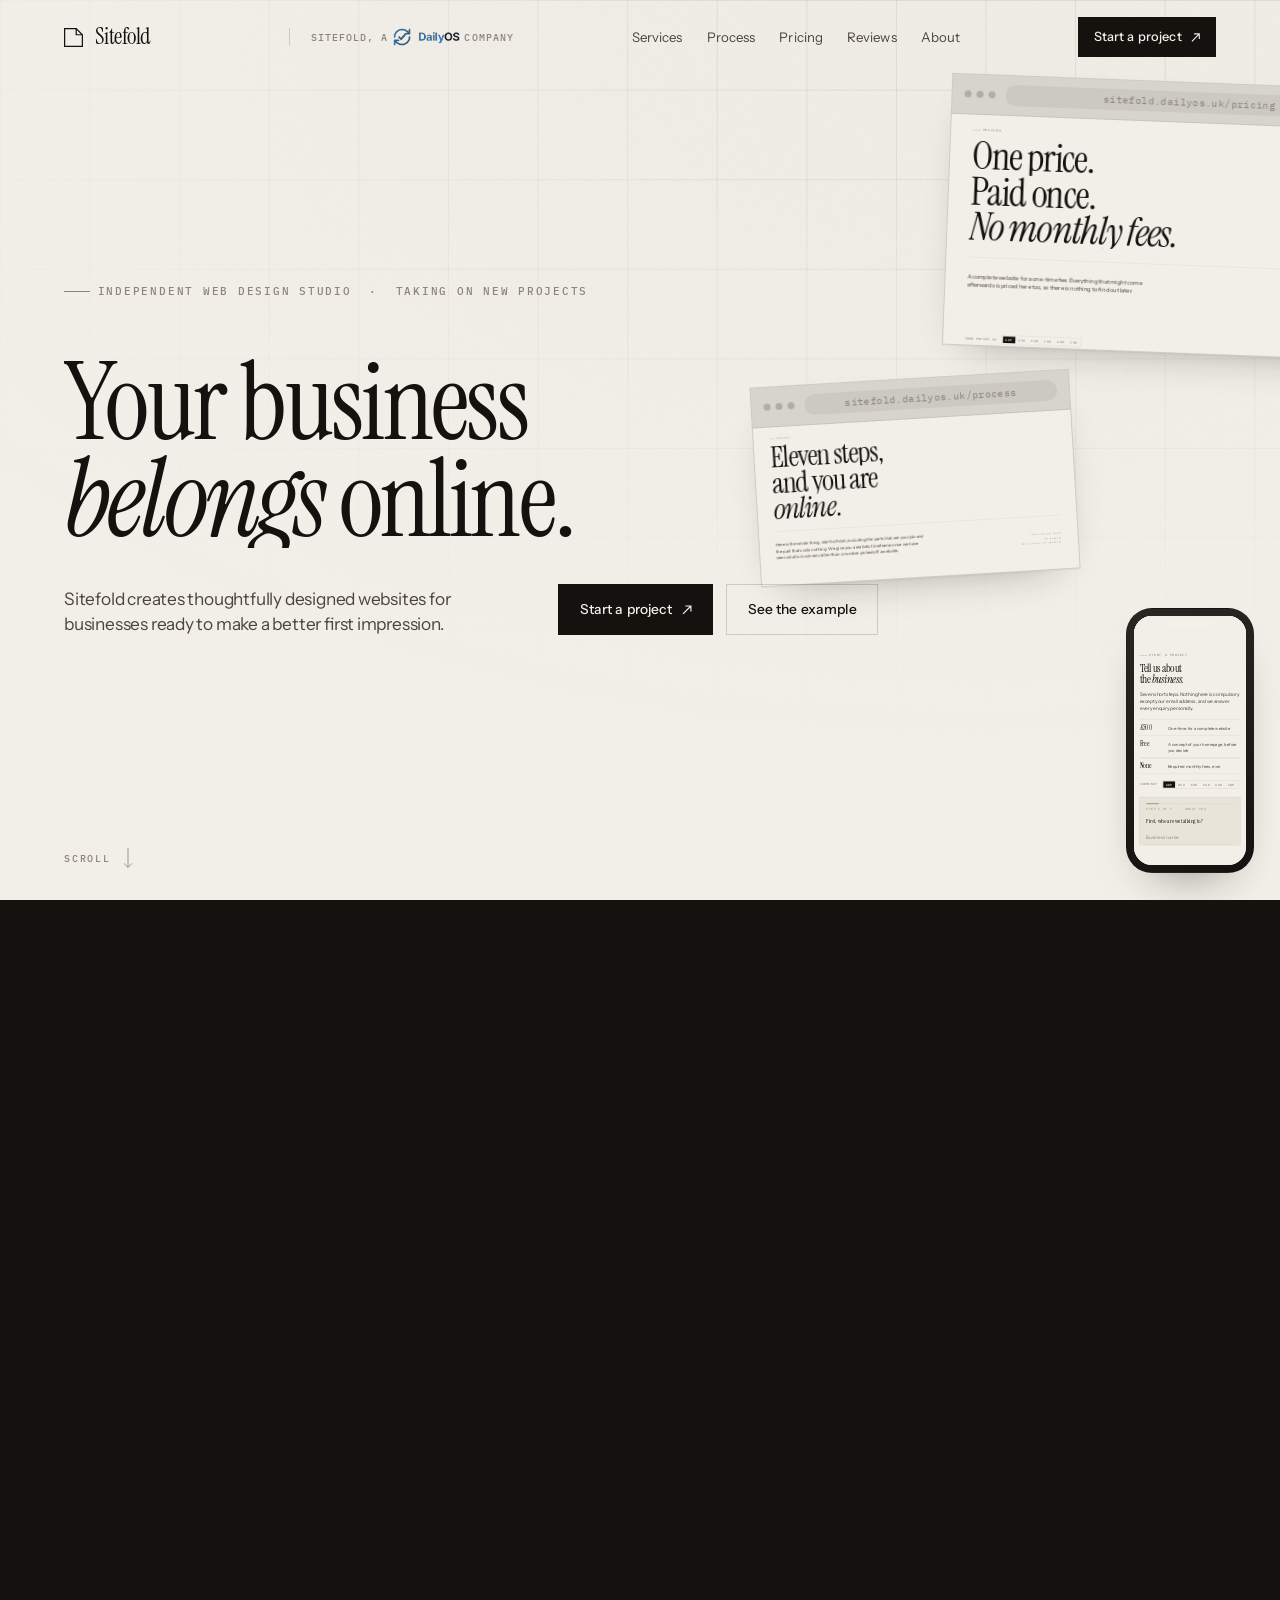
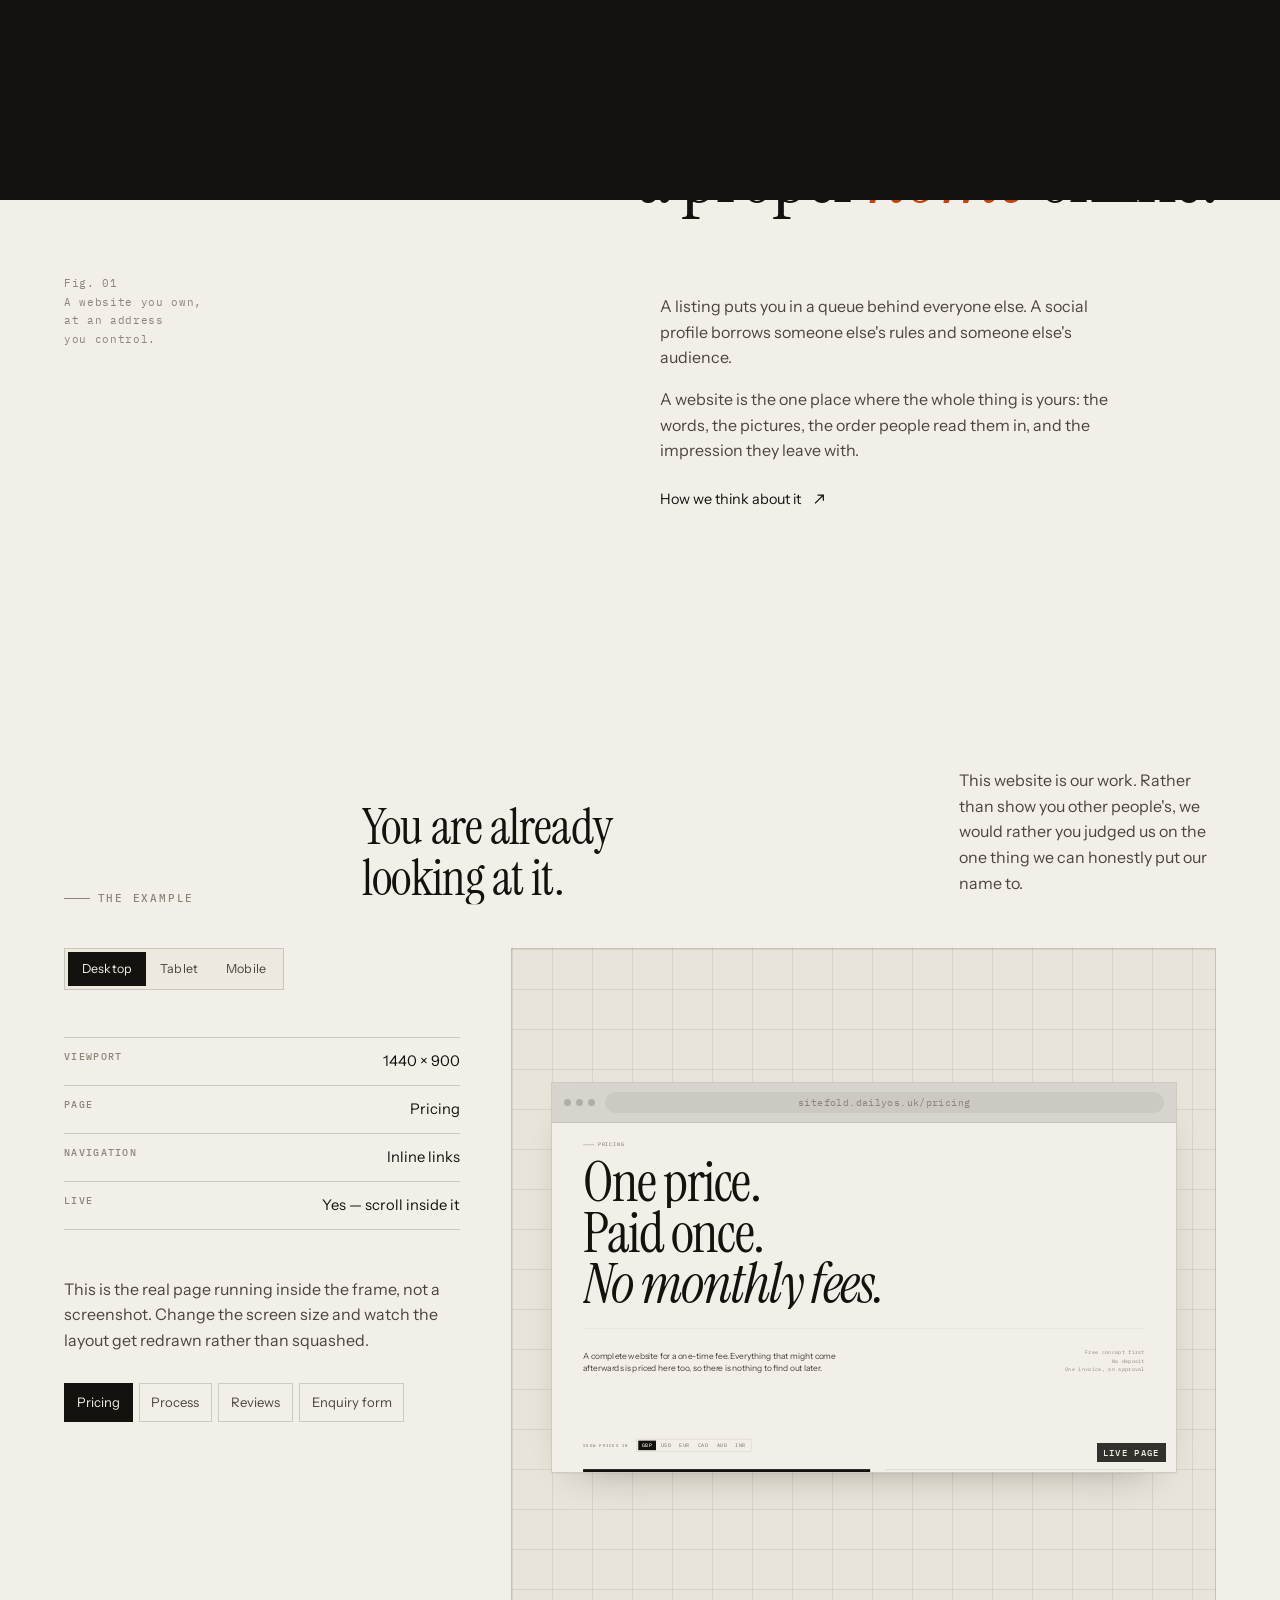
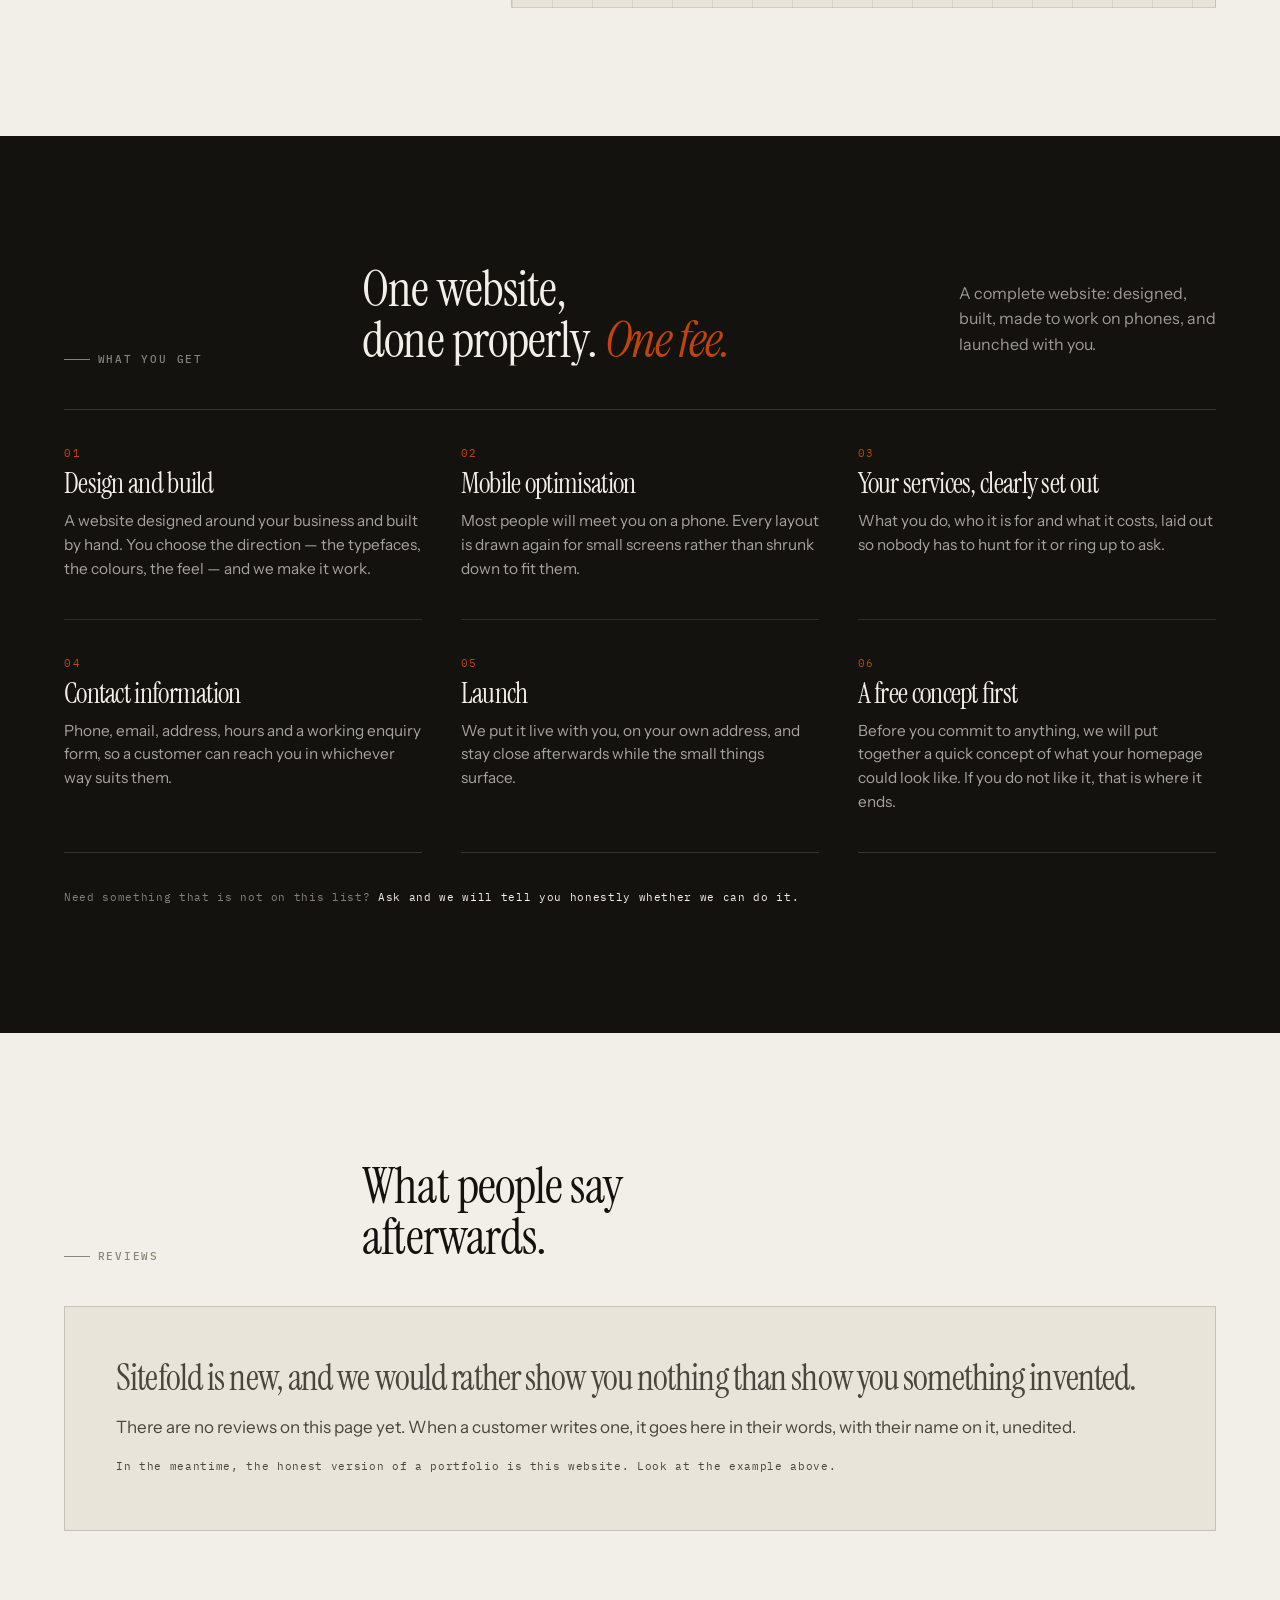
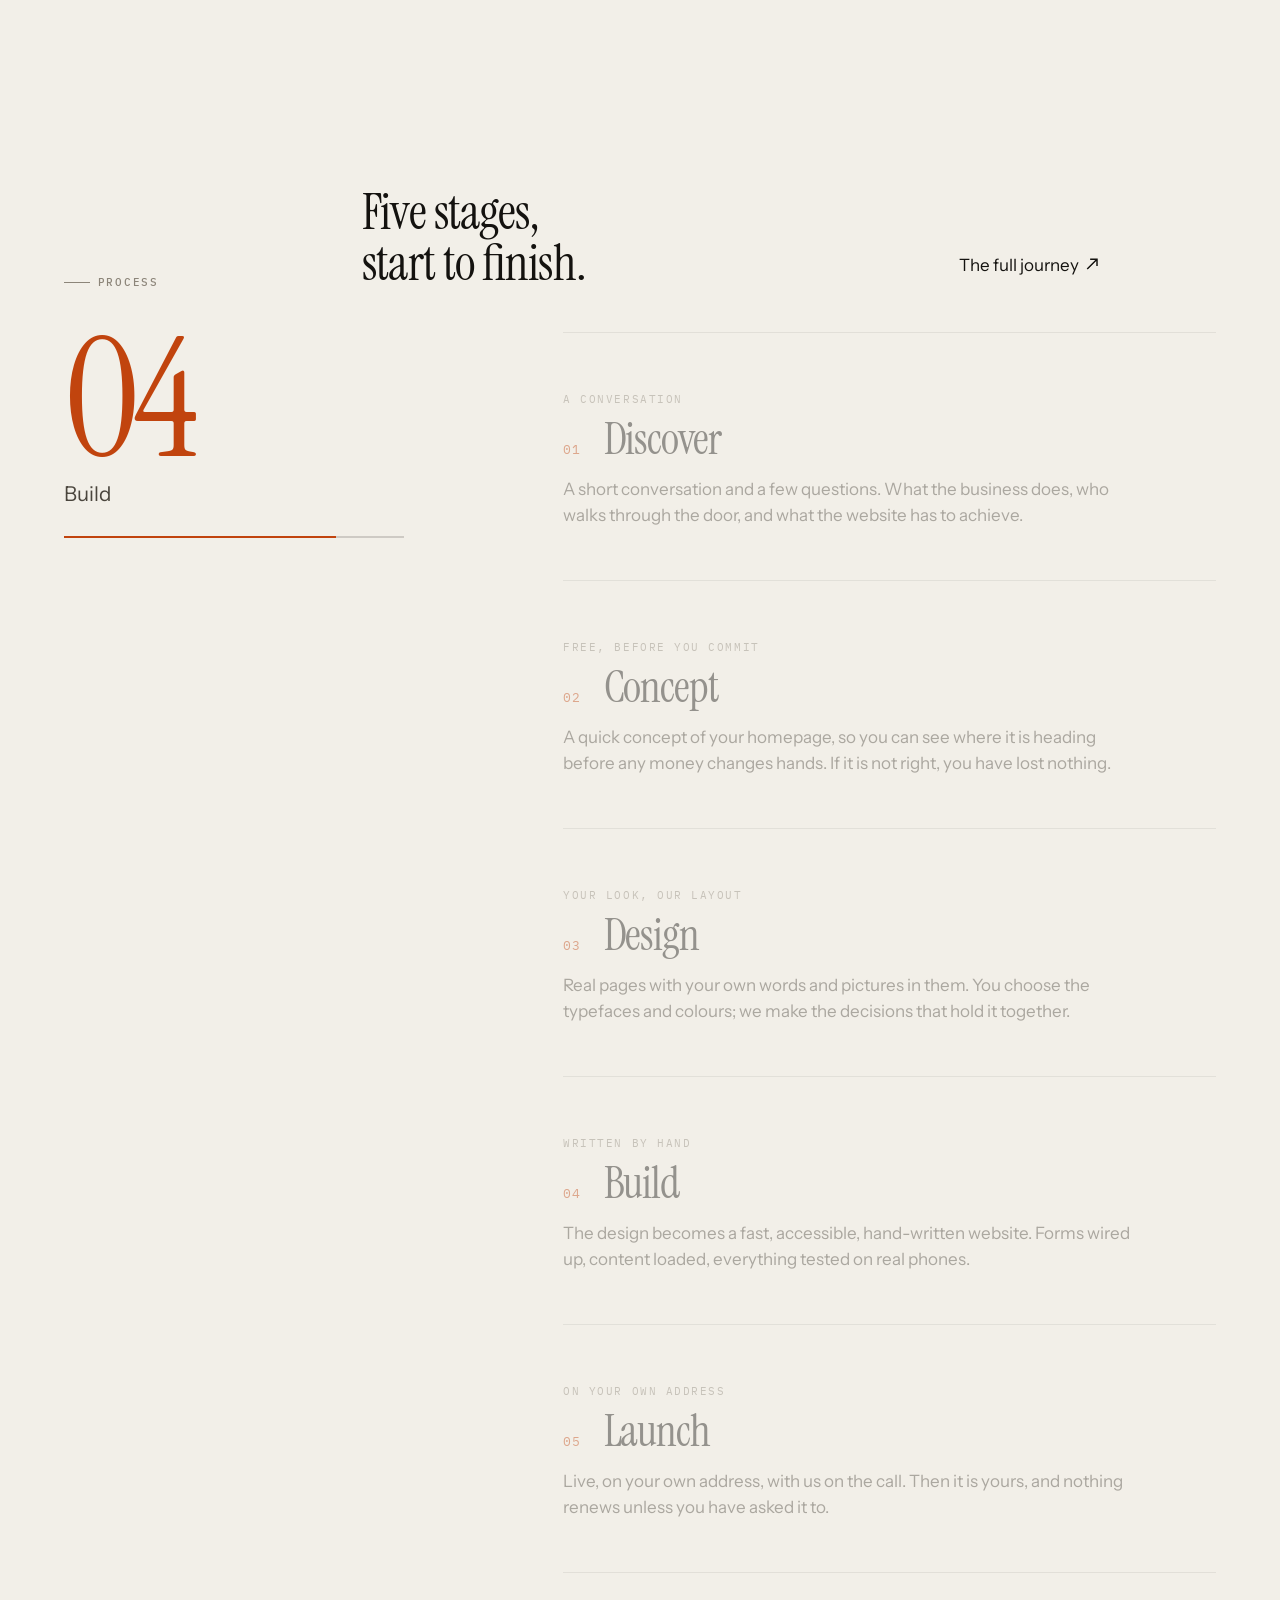
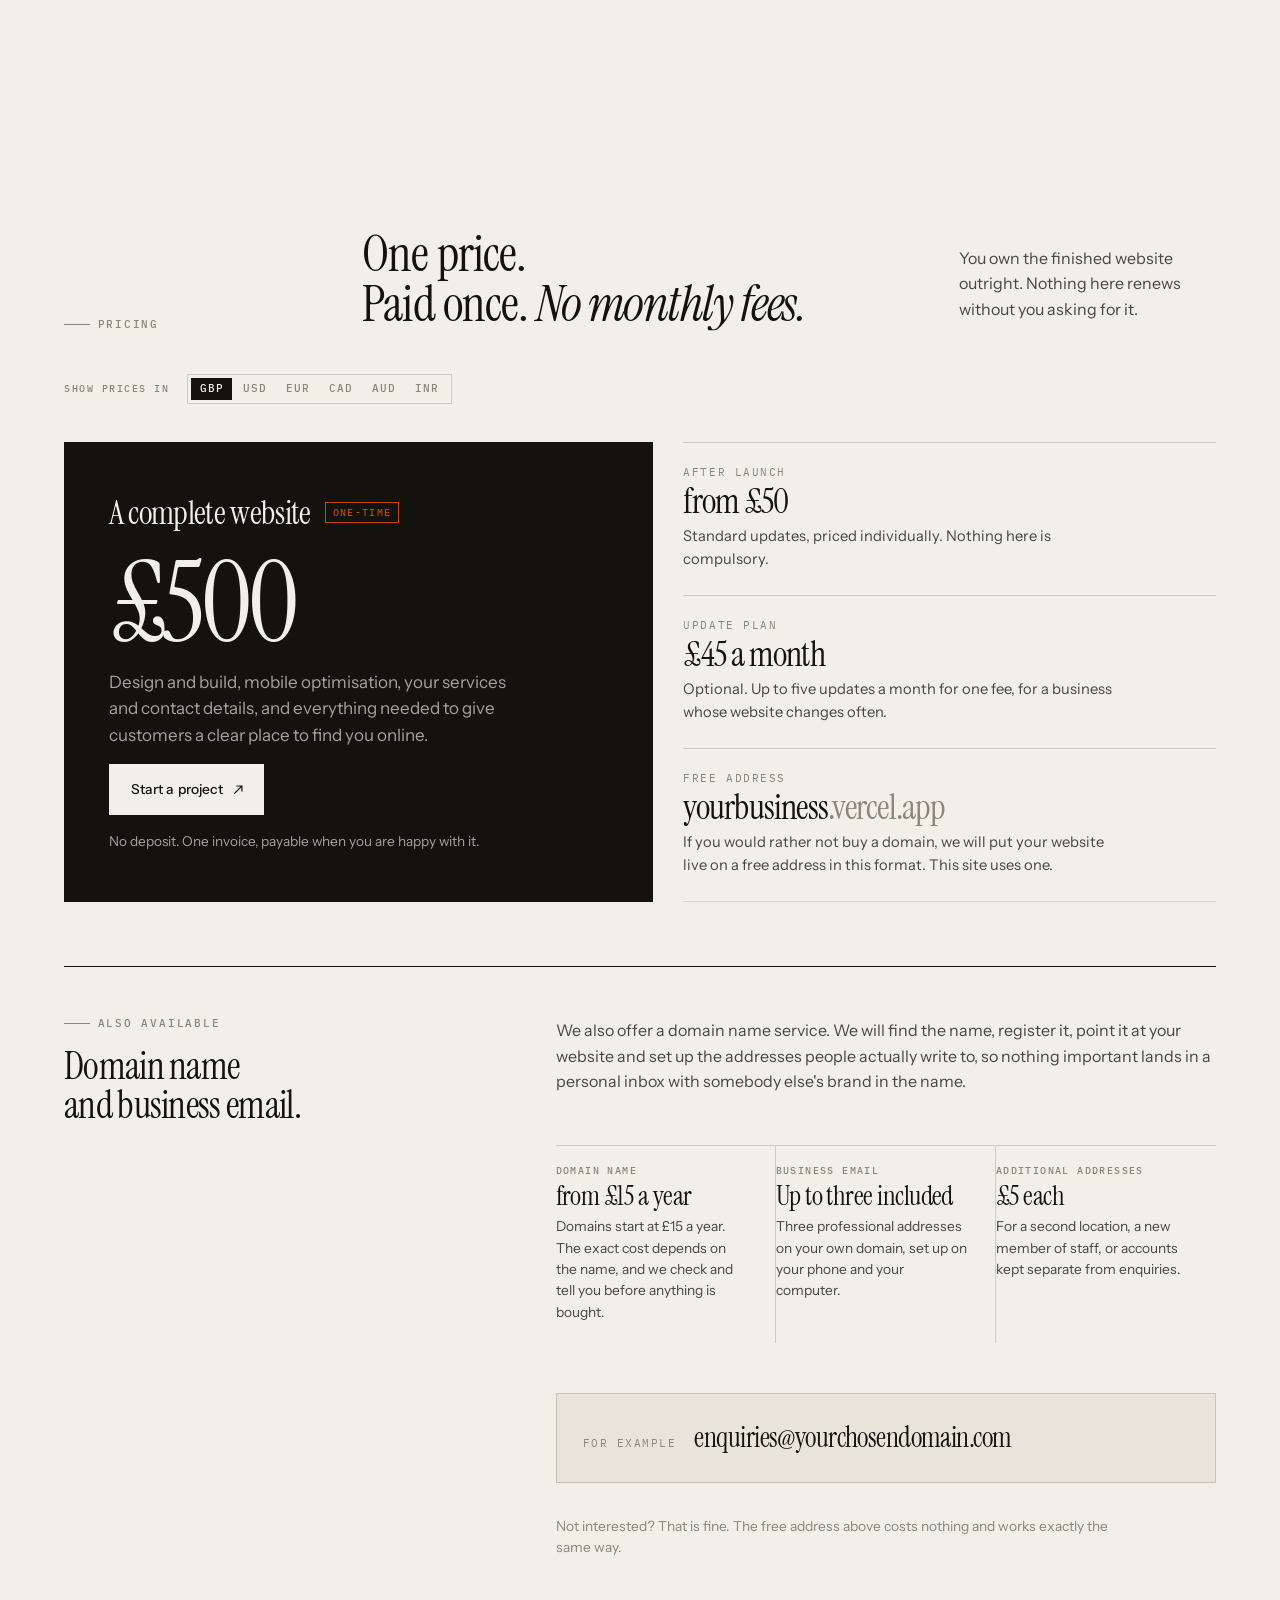
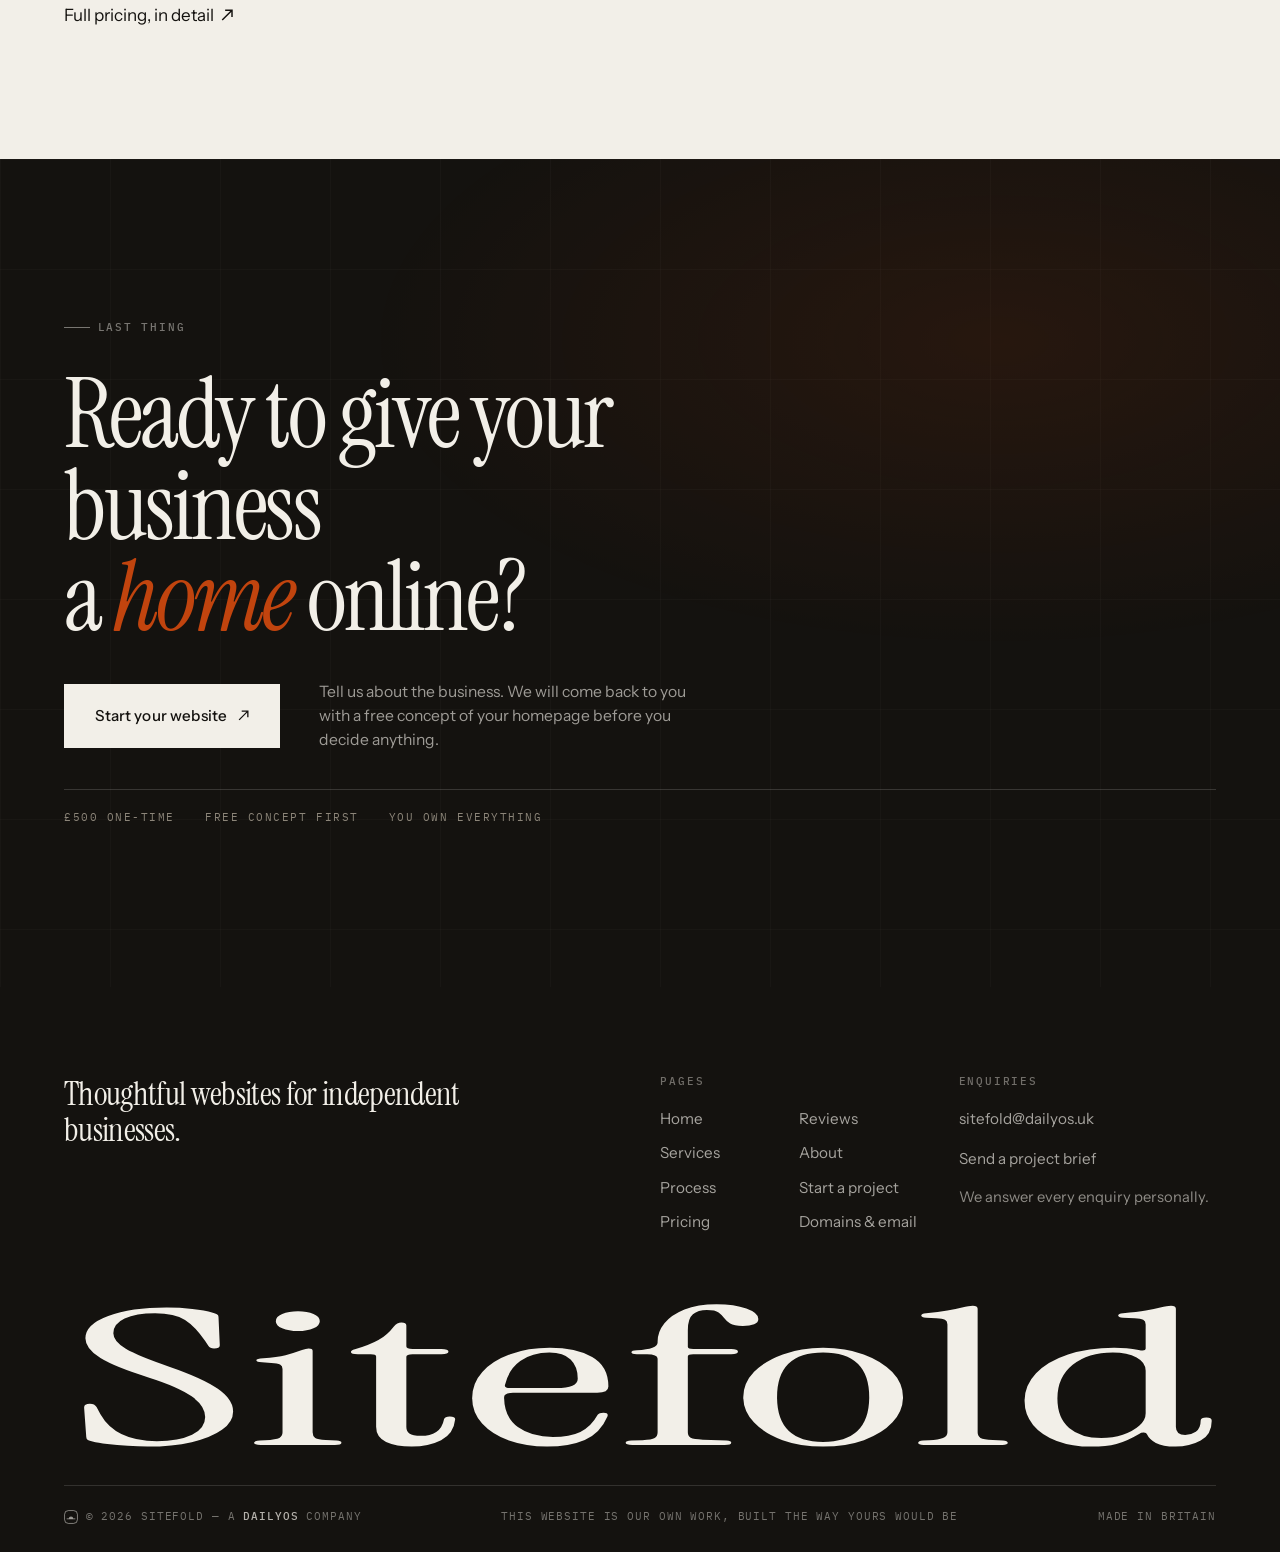
<file: index.html>
<!doctype html>
<html lang="en-GB">
<head>
<meta charset="utf-8">
<meta name="viewport" content="width=device-width, initial-scale=1, viewport-fit=cover">
<title>Sitefold — Your business belongs online</title>
<meta name="description" content="Sitefold is an independent web design studio. A complete, thoughtfully designed website for your business for a one-time fee of £500, with no required monthly fees.">
<link rel="canonical" href="https://sitefold.dailyos.uk/">
<meta name="theme-color" content="#f2efe8" media="(prefers-color-scheme: light)">
<meta name="theme-color" content="#14120f" media="(prefers-color-scheme: dark)">
<meta name="author" content="Sitefold">
<meta property="og:type" content="website">
<meta property="og:site_name" content="Sitefold">
<meta property="og:title" content="Sitefold — thoughtfully designed websites">
<meta property="og:description" content="Sitefold is an independent web design studio. A complete, thoughtfully designed website for your business for a one-time fee of £500, with no required monthly fees.">
<meta property="og:url" content="https://sitefold.dailyos.uk/">
<meta property="og:image" content="https://sitefold.dailyos.uk/assets/img/og.png">
<meta property="og:image:width" content="1200">
<meta property="og:image:height" content="630">
<meta property="og:locale" content="en_GB">
<meta name="twitter:card" content="summary_large_image">
<meta name="twitter:title" content="Sitefold — thoughtfully designed websites">
<meta name="twitter:description" content="Sitefold is an independent web design studio. A complete, thoughtfully designed website for your business for a one-time fee of £500, with no required monthly fees.">
<meta name="twitter:image" content="https://sitefold.dailyos.uk/assets/img/og.png">
<link rel="icon" href="/assets/img/favicon.svg?v=fd45dff8" type="image/svg+xml">
<link rel="alternate icon" href="/assets/img/favicon.ico?v=d0af1856" sizes="any">
<link rel="apple-touch-icon" href="/assets/img/mark-180.png?v=9720e1a6">
<link rel="preconnect" href="https://fonts.googleapis.com">
<link rel="preconnect" href="https://fonts.gstatic.com" crossorigin>
<link rel="stylesheet" href="https://fonts.googleapis.com/css2?family=Instrument+Sans:ital,wght@0,400..700;1,400..700&family=Instrument+Serif:ital@0;1&family=IBM+Plex+Mono:wght@400;500&display=swap">
<script>if(location.search.indexOf("embed")>-1)document.documentElement.classList.add("embed");</script>
<link rel="stylesheet" href="/assets/css/base.css?v=5db19da9">
<link rel="stylesheet" href="/assets/css/ui.css?v=ca3acc01">
<link rel="stylesheet" href="/assets/css/home.css?v=e2fa3057">
<link rel="stylesheet" href="/assets/css/reviews.css?v=b5ce7ca6">

</head>
<body class="page-home">
<div class="curtain" aria-hidden="true"></div>
<div class="prog" aria-hidden="true"></div>
<a class="skip" href="#main">Skip to content</a>
<header class="nav">
  <div class="nav-in">
    <a class="mark" href="/" aria-label="Sitefold — home">
      <svg viewBox="0 0 20 20" fill="none" stroke="currentColor" stroke-width="1.3" aria-hidden="true">
        <path class="fold-a" d="M.65.65h12.2L19.35 7.1v12.25H.65z"/>
        <path class="fold-b" d="M12.85.65V7.1h6.5"/>
      </svg>
      <span>Sitefold</span>
    </a>
    <p class="parent">
      <span class="parent-t">Sitefold, a</span>
      <a class="parent-logo" href="https://dailyos.uk" target="_blank" rel="noopener"
         aria-label="DailyOS — opens dailyos.uk in a new tab">
        <img src="/assets/img/dailyos.png?v=3362a1ba" alt="DailyOS" width="215" height="58" loading="lazy" decoding="async">
      </a>
      <span class="parent-t">Company</span>
    </p>
    <nav class="nav-links" aria-label="Primary">
      <a href="/services/">Services</a>
      <a href="/process/">Process</a>
      <a href="/pricing/">Pricing</a>
      <a href="/reviews/">Reviews</a>
      <a href="/about/">About</a>
    </nav>
    <div class="nav-cta">
      <a class="btn" href="/contact/" data-magnet="0.2">Start a project<svg class="arw" viewBox="0 0 10 10" fill="none" stroke="currentColor" stroke-width="1.2" aria-hidden="true"><path d="M1 9 9 1M3.4 1H9v5.6"/></svg></a>
      <button class="burger" aria-expanded="false" aria-controls="menu" aria-label="Menu"><span></span><span></span></button>
    </div>
  </div>
</header>

<div class="menu" id="menu" aria-hidden="true">
  <div class="menu-in">
    <ul class="menu-list">
      <li><a href="/"><span class="num">01</span>Home</a></li>
      <li><a href="/services/"><span class="num">02</span>Services</a></li>
      <li><a href="/process/"><span class="num">03</span>Process</a></li>
      <li><a href="/pricing/"><span class="num">04</span>Pricing</a></li>
      <li><a href="/reviews/"><span class="num">05</span>Reviews</a></li>
      <li><a href="/about/"><span class="num">06</span>About</a></li>
      <li><a href="/contact/"><span class="num">07</span>Start a project</a></li>
    </ul>
    <div class="menu-foot">
      <p>Thoughtfully designed websites for businesses ready to make a better first impression.<br>
      <span class="menu-parent">Sitefold is a DailyOS company.</span></p>
      <a class="ul on" href="mailto:sitefold@dailyos.uk">sitefold@dailyos.uk</a>
    </div>
  </div>
</div>
<main id="main">

<!-- ============ hero ============ -->
<section class="hero" aria-labelledby="hero-h">
  <div class="hero-bg grain" aria-hidden="true"></div>

  <div class="hero-stage" aria-hidden="true">
    <div class="hs-item hs-1" data-depth="3">
      <div class="brw">
        <div class="brw-bar"><div class="brw-dots"><i></i><i></i><i></i></div><div class="brw-url">sitefold.dailyos.uk/pricing</div></div>
        <div class="brw-body"><div class="live static" data-src="/pricing/" data-w="1440" data-h="900" data-title="The Sitefold pricing page"></div></div>
      </div>
    </div>
    <div class="hs-item hs-2" data-depth="7">
      <div class="brw">
        <div class="brw-bar"><div class="brw-dots"><i></i><i></i><i></i></div><div class="brw-url">sitefold.dailyos.uk/process</div></div>
        <div class="brw-body"><div class="live static" data-src="/process/" data-w="1440" data-h="900" data-title="The Sitefold process page"></div></div>
      </div>
    </div>
    <div class="hs-item hs-4" data-depth="13">
      <div class="dev-phone"><div class="scr"><div class="live static" data-src="/contact/" data-w="390" data-h="800" data-title="The Sitefold enquiry form on a phone"></div></div></div>
    </div>
  </div>

  <div class="wrap hero-in">
    <p class="eyebrow hero-eyebrow" data-rv="fade">Independent web design studio &nbsp;·&nbsp; Taking on new projects</p>
    <h1 class="d1 hero-h" id="hero-h" data-lines-split>Your business<br><em>belongs</em> online.</h1>
    <div class="hero-foot">
      <p class="lede" data-rv="up" style="--rv-d:300ms">Sitefold creates thoughtfully designed websites for businesses ready to make a better first impression.</p>
      <div class="hero-btns" data-rv="up" style="--rv-d:400ms">
        <a class="btn" href="/contact/" data-magnet="0.25">Start a project<svg class="arw" viewBox="0 0 10 10" fill="none" stroke="currentColor" stroke-width="1.2" aria-hidden="true"><path d="M1 9 9 1M3.4 1H9v5.6"/></svg></a>
        <a class="btn ghost" href="#example">See the example</a>
      </div>
    </div>
  </div>

  <div class="hero-band" aria-hidden="true">
    <div class="hb-f">
      <div class="brw">
        <div class="brw-bar"><div class="brw-dots"><i></i><i></i><i></i></div><div class="brw-url">sitefold.dailyos.uk/pricing</div></div>
        <div class="brw-body"><div class="live static" data-src="/pricing/" data-w="1440" data-h="900" data-title="The Sitefold pricing page"></div></div>
      </div>
    </div>
  </div>

  <a class="hero-cue" href="#intro" aria-label="Scroll down">
    <span>Scroll</span>
    <svg viewBox="0 0 12 26" fill="none" stroke="currentColor" stroke-width="1" aria-hidden="true"><path d="M6 0v24M1 19l5 5 5-5"/></svg>
  </a>
</section>

<!-- ============ components strip ============ -->
<section class="reel" aria-label="Pieces of this website">
  <div class="wrap reel-head">
    <p class="eyebrow" style="color:rgba(242,239,232,.5)">Every piece of this page was built by us</p>
    <p class="reel-say"><span>Designed</span><span>Written</span><span>Built</span><span>Launched</span></p>
  </div>

  <div class="reel-row marq" style="--ms:52s;--mg:16px" aria-hidden="true">
    <div class="marq-run">
      <div class="bit bit-type"><span>Aa</span><em>Your typeface, your choice</em></div>
      <div class="bit bit-btn"><span>Start a project</span></div>
      <div class="bit bit-field"><em>Email address</em><i></i></div>
      <div class="bit bit-stat"><b>500</b><em>One-time, in pounds</em></div>
      <div class="bit bit-nav"><i></i><i></i><i></i><i></i></div>
      <div class="bit bit-pal"><i style="background:#14120f"></i><i style="background:#c1440e"></i><i style="background:#f2efe8"></i></div>
      <div class="bit bit-btn alt"><span>Send enquiry</span></div>
      <div class="bit bit-stat"><b>£15</b><em>Domains from, a year</em></div>
      <div class="bit bit-type alt"><span>Aa</span><em>Set for reading</em></div>
      <div class="bit bit-field"><em>Business name</em><i></i></div>
      <div class="bit bit-nav"><i></i><i></i><i></i><i></i></div>
      <div class="bit bit-stat"><b>0</b><em>Required monthly fees</em></div>
    </div>
  </div>
</section>

<!-- ============ introduction ============ -->
<section class="intro sec" id="intro" aria-labelledby="intro-h">
  <div class="wrap">
    <div class="intro-grid">
      <p class="eyebrow intro-eyebrow">What we do</p>
      <h2 class="intro-h d2" id="intro-h">
        <span class="rv-words">A brilliant business deserves more than a directory listing</span>
        <span class="intro-strike" data-rv="fade">or a social media profile.</span>
      </h2>
      <div class="intro-mark" data-par="60" aria-hidden="true">
        <svg viewBox="0 0 120 120" fill="none" stroke="currentColor" stroke-width="1">
          <path d="M6 6h72l36 36v72H6z"/><path d="M78 6v36h36"/>
          <path d="M6 78h108M42 6v108" stroke-dasharray="3 6" opacity=".45"/>
        </svg>
      </div>
      <p class="intro-note num">Fig. 01<br>A website you own,<br>at an address<br>you control.</p>
      <p class="intro-big d2">Sitefold gives businesses<br>a proper <em>home</em> online.</p>
      <div class="intro-body">
        <p class="body-lg">A listing puts you in a queue behind everyone else. A social profile borrows someone else's rules and someone else's audience.</p>
        <p class="body-lg">A website is the one place where the whole thing is yours: the words, the pictures, the order people read them in, and the impression they leave with.</p>
        <a class="ul intro-link" href="/about/">How we think about it<svg class="arw" viewBox="0 0 10 10" fill="none" stroke="currentColor" stroke-width="1.2" aria-hidden="true"><path d="M1 9 9 1M3.4 1H9v5.6"/></svg></a>
      </div>
    </div>
  </div>
</section>

<!-- ============ the example ============ -->
<section class="ex sec" id="example" aria-labelledby="ex-h">
  <div class="wrap">
    <div class="sec-head">
      <p class="eyebrow">The example</p>
      <h2 class="d3" id="ex-h" data-rv="up">You are already<br>looking at it.</h2>
      <p class="sec-aside body-lg" data-rv="up" style="--rv-d:120ms">This website is our work. Rather than show you other people's, we would rather you judged us on the one thing we can honestly put our name to.</p>
    </div>

    <div class="ex-wrap" data-rv="fade">
      <div class="ex-side">
        <div class="seg ex-seg" id="ex-seg" role="group" aria-label="Choose a screen size">
          <span class="seg-pill" aria-hidden="true"></span>
          <button type="button" data-val="d" aria-selected="true">Desktop</button>
          <button type="button" data-val="t" aria-selected="false">Tablet</button>
          <button type="button" data-val="m" aria-selected="false">Mobile</button>
        </div>
        <dl class="dev-read">
          <div><dt>Viewport</dt><dd id="ex-w">1440 × 900</dd></div>
          <div><dt>Page</dt><dd id="ex-p">Pricing</dd></div>
          <div><dt>Navigation</dt><dd id="ex-n">Inline links</dd></div>
          <div><dt>Live</dt><dd>Yes — scroll inside it</dd></div>
        </dl>
        <p class="dev-note body-lg" id="ex-note">This is the real page running inside the frame, not a screenshot. Change the screen size and watch the layout get redrawn rather than squashed.</p>
        <div class="ex-pages" role="group" aria-label="Choose a page to show">
          <button type="button" class="ex-pb on" data-page="/pricing/" data-name="Pricing">Pricing</button>
          <button type="button" class="ex-pb" data-page="/process/" data-name="Process">Process</button>
          <button type="button" class="ex-pb" data-page="/reviews/" data-name="Reviews">Reviews</button>
          <button type="button" class="ex-pb" data-page="/contact/" data-name="Enquiry form">Enquiry form</button>
        </div>
      </div>

      <div class="dev-stage ex-stage" data-dev="d">
        <div class="dev-holder">
          <div class="brw">
            <div class="brw-bar"><div class="brw-dots"><i></i><i></i><i></i></div><div class="brw-url" id="ex-url">sitefold.dailyos.uk/pricing</div></div>
            <div class="brw-body">
              <div class="live" id="ex-live" data-src="/pricing/" data-w="1440" data-h="900" data-title="A live page from this website"></div>
              <span class="live-badge">Live page</span>
            </div>
          </div>
        </div>
      </div>
    </div>
  </div>
</section>

<!-- ============ what you get ============ -->
<section class="inc sec" id="included" aria-labelledby="inc-h">
  <div class="wrap">
    <div class="sec-head cap-head">
      <p class="eyebrow" style="color:rgba(242,239,232,.5)">What you get</p>
      <h2 class="d3" id="inc-h" data-rv="up">One website,<br>done properly. <em>One fee.</em></h2>
      <p class="sec-aside body-lg" data-rv="up" style="--rv-d:120ms;color:rgba(242,239,232,.62)">A complete website: designed, built, made to work on phones, and launched with you.</p>
    </div>

    <ol class="inc-list" data-stagger="70">
      <li data-rv="up"><span class="num">01</span>
        <h3>Design and build</h3>
        <p>A website designed around your business and built by hand. You choose the direction — the typefaces, the colours, the feel — and we make it work.</p></li>
      <li data-rv="up"><span class="num">02</span>
        <h3>Mobile optimisation</h3>
        <p>Most people will meet you on a phone. Every layout is drawn again for small screens rather than shrunk down to fit them.</p></li>
      <li data-rv="up"><span class="num">03</span>
        <h3>Your services, clearly set out</h3>
        <p>What you do, who it is for and what it costs, laid out so nobody has to hunt for it or ring up to ask.</p></li>
      <li data-rv="up"><span class="num">04</span>
        <h3>Contact information</h3>
        <p>Phone, email, address, hours and a working enquiry form, so a customer can reach you in whichever way suits them.</p></li>
      <li data-rv="up"><span class="num">05</span>
        <h3>Launch</h3>
        <p>We put it live with you, on your own address, and stay close afterwards while the small things surface.</p></li>
      <li data-rv="up"><span class="num">06</span>
        <h3>A free concept first</h3>
        <p>Before you commit to anything, we will put together a quick concept of what your homepage could look like. If you do not like it, that is where it ends.</p></li>
    </ol>

    <p class="cap-foot num">Need something that is not on this list? <a class="ul" href="/contact/">Ask and we will tell you honestly whether we can do it.</a></p>
  </div>
</section>

<!-- ============ reviews ============ -->
<section class="rv sec" id="reviews" aria-labelledby="rv-h">
  <div class="wrap">
    <div class="sec-head">
      <p class="eyebrow">Reviews</p>
      <h2 class="d3" id="rv-h" data-rv="up">What people say<br>afterwards.</h2>
      <p class="sec-aside" data-rv="up"><a class="ul" href="/reviews/">All reviews<svg class="arw" viewBox="0 0 10 10" fill="none" stroke="currentColor" stroke-width="1.2" aria-hidden="true"><path d="M1 9 9 1M3.4 1H9v5.6"/></svg></a></p>
    </div>
    <div class="rv-home" id="rv-home"></div>
  </div>
</section>

<!-- ============ process ============ -->
<section class="prc sec" id="process" aria-labelledby="prc-h">
  <div class="wrap">
    <div class="sec-head">
      <p class="eyebrow">Process</p>
      <h2 class="d3" id="prc-h" data-rv="up">Five stages,<br>start to finish.</h2>
      <p class="sec-aside" data-rv="up"><a class="ul" href="/process/">The full journey<svg class="arw" viewBox="0 0 10 10" fill="none" stroke="currentColor" stroke-width="1.2" aria-hidden="true"><path d="M1 9 9 1M3.4 1H9v5.6"/></svg></a></p>
    </div>
    <div class="prc-wrap">
      <div class="prc-sticky" aria-hidden="true">
        <span class="prc-big" id="prc-big">01</span>
        <span class="prc-title" id="prc-title">Discover</span>
        <div class="prc-track"><span class="prc-fill" id="prc-fill"></span></div>
      </div>
      <div class="prc-steps">
        <article class="prc-step" data-n="1">
          <div class="prc-line" aria-hidden="true"></div>
          <span class="num prc-when">A conversation</span>
          <h3><span class="prc-num">01</span>Discover</h3>
          <p>A short conversation and a few questions. What the business does, who walks through the door, and what the website has to achieve.</p>
        </article>
        <article class="prc-step" data-n="2">
          <div class="prc-line" aria-hidden="true"></div>
          <span class="num prc-when">Free, before you commit</span>
          <h3><span class="prc-num">02</span>Concept</h3>
          <p>A quick concept of your homepage, so you can see where it is heading before any money changes hands. If it is not right, you have lost nothing.</p>
        </article>
        <article class="prc-step" data-n="3">
          <div class="prc-line" aria-hidden="true"></div>
          <span class="num prc-when">Your look, our layout</span>
          <h3><span class="prc-num">03</span>Design</h3>
          <p>Real pages with your own words and pictures in them. You choose the typefaces and colours; we make the decisions that hold it together.</p>
        </article>
        <article class="prc-step" data-n="4">
          <div class="prc-line" aria-hidden="true"></div>
          <span class="num prc-when">Written by hand</span>
          <h3><span class="prc-num">04</span>Build</h3>
          <p>The design becomes a fast, accessible, hand-written website. Forms wired up, content loaded, everything tested on real phones.</p>
        </article>
        <article class="prc-step" data-n="5">
          <div class="prc-line" aria-hidden="true"></div>
          <span class="num prc-when">On your own address</span>
          <h3><span class="prc-num">05</span>Launch</h3>
          <p>Live, on your own address, with us on the call. Then it is yours, and nothing renews unless you have asked it to.</p>
        </article>
      </div>
    </div>
  </div>
</section>

<!-- ============ pricing ============ -->
<section class="pr sec" id="pricing" aria-labelledby="pr-h">
  <div class="wrap">
    <div class="sec-head">
      <p class="eyebrow">Pricing</p>
      <h2 class="d3" id="pr-h" data-rv="up">One price.<br>Paid once. <em>No monthly fees.</em></h2>
      <p class="sec-aside body-lg" data-rv="up" style="--rv-d:120ms">You own the finished website outright. Nothing here renews without you asking for it.</p>
    </div>

    <div class="cur" data-rv="fade">
      <span class="cur-lab">Show prices in</span>
      <div class="cur-seg" role="group" aria-label="Choose a currency"></div>
      <p class="cur-note" data-cur-note hidden>Converted from pounds at an indicative rate, as a guide. Invoices are issued in pounds sterling.</p>
      <p class="vh" role="status" data-cur-live></p>
    </div>

    <div class="pr-main" data-rv="up">
      <div class="pr-card pr-plus">
        <div class="pr-top"><h3>A complete website</h3><span class="tag accent">One-time</span></div>
        <p class="pr-price" data-gbp="500">£500</p>
        <p class="pr-for">Design and build, mobile optimisation, your services and contact details, and everything needed to give customers a clear place to find you online.</p>
        <a class="btn on-ink" href="/contact/">Start a project<svg class="arw" viewBox="0 0 10 10" fill="none" stroke="currentColor" stroke-width="1.2" aria-hidden="true"><path d="M1 9 9 1M3.4 1H9v5.6"/></svg></a>
        <p class="pr-mini">No deposit. One invoice, payable when you are happy with it.</p>
      </div>
      <ul class="pr-side" data-stagger="70">
        <li data-rv="up"><span class="num">After launch</span><b data-gbp="50" data-pre="from ">from £50</b><p>Standard updates, priced individually. Nothing here is compulsory.</p></li>
        <li data-rv="up"><span class="num">Update plan</span><b data-gbp="45" data-suf=" a month">£45 a month</b><p>Optional. Up to five updates a month for one fee, for a business whose website changes often.</p></li>
        <li data-rv="up"><span class="num">Free address</span><b>yourbusiness<span class="pr-dim">.vercel.app</span></b><p>If you would rather not buy a domain, we will put your website live on a free address in this format. This site uses one.</p></li>
      </ul>
    </div>

    <div class="pr-domain" data-rv="up" id="domains">
      <div class="pr-domainhead">
        <p class="eyebrow">Also available</p>
        <h3 class="d3">Domain name<br>and business email.</h3>
      </div>
      <div class="pr-domainbody">
        <p class="body-lg">We also offer a domain name service. We will find the name, register it, point it at your website and set up the addresses people actually write to, so nothing important lands in a personal inbox with somebody else's brand in the name.</p>
        <dl class="pr-domainlist">
          <div><dt>Domain name</dt><dd data-gbp="15" data-pre="from " data-suf=" a year">from £15 a year</dd><p>Domains start at £15 a year. The exact cost depends on the name, and we check and tell you before anything is bought.</p></div>
          <div><dt>Business email</dt><dd>Up to three included</dd><p>Three professional addresses on your own domain, set up on your phone and your computer.</p></div>
          <div><dt>Additional addresses</dt><dd data-gbp="5" data-suf=" each">£5 each</dd><p>For a second location, a new member of staff, or accounts kept separate from enquiries.</p></div>
        </dl>
        <p class="pr-example"><span class="num">For example</span><b>enquiries@yourchosendomain.com</b></p>
        <p class="pr-small" style="padding-top:0">Not interested? That is fine. The free address above costs nothing and works exactly the same way.</p>
      </div>
    </div>

    <p class="pr-seemore"><a class="ul" href="/pricing/">Full pricing, in detail<svg class="arw" viewBox="0 0 10 10" fill="none" stroke="currentColor" stroke-width="1.2" aria-hidden="true"><path d="M1 9 9 1M3.4 1H9v5.6"/></svg></a></p>
  </div>
</section>

<!-- ============ closing ============ -->
<section class="end" id="start" aria-labelledby="end-h">
  <div class="end-bg" aria-hidden="true"></div>
  <div class="wrap end-in">
    <p class="eyebrow end-eyebrow">Last thing</p>
    <h2 class="end-h" id="end-h" data-lines-split>Ready to give your business<br>a <em>home</em> online?</h2>
    <div class="end-row">
      <a class="btn on-ink end-btn" href="/contact/" data-magnet="0.3">Start your website<svg class="arw" viewBox="0 0 10 10" fill="none" stroke="currentColor" stroke-width="1.2" aria-hidden="true"><path d="M1 9 9 1M3.4 1H9v5.6"/></svg></a>
      <p class="end-note">Tell us about the business. We will come back to you with a free concept of your homepage before you decide anything.</p>
    </div>
    <div class="end-meta">
      <span class="num"><span data-gbp="500">£500</span> one-time</span>
      <span class="num">Free concept first</span>
      <span class="num">You own everything</span>
    </div>
  </div>
</section>

</main>
<footer class="foot">
  <div class="wrap">
    <div class="foot-grid">
      <p class="foot-lede">Thoughtful websites for independent businesses.</p>
      <div class="foot-nav">
        <h3>Pages</h3>
        <ul>
          <li><a href="/">Home</a></li>
          <li><a href="/reviews/">Reviews</a></li>
          <li><a href="/services/">Services</a></li>
          <li><a href="/about/">About</a></li>
          <li><a href="/process/">Process</a></li>
          <li><a href="/contact/">Start a project</a></li>
          <li><a href="/pricing/">Pricing</a></li>
          <li><a href="/pricing/#domains">Domains &amp; email</a></li>
        </ul>
      </div>
      <div class="foot-meta">
        <h3>Enquiries</h3>
        <p><a class="ul" href="mailto:sitefold@dailyos.uk">sitefold@dailyos.uk</a></p>
        <p style="margin-top:12px"><a class="ul" href="/contact/">Send a project brief</a></p>
        <p style="margin-top:14px;color:rgba(242,239,232,.55);font-size:.92rem">We answer every enquiry personally.</p>
      </div>
    </div>
  </div>
  <div class="wrap">
    <div class="wordmark" aria-hidden="true">
      <svg viewBox="0 0 1200 176" preserveAspectRatio="xMidYMid meet">
        <defs><clipPath id="wmclip"><rect x="0" y="0" width="1200" height="176"/></clipPath></defs>
        <g clip-path="url(#wmclip)">
          <text class="lt" x="600" y="152" text-anchor="middle" textLength="1196" lengthAdjust="spacingAndGlyphs"
                font-family="Instrument Serif, Georgia, serif" font-size="196" fill="currentColor">Sitefold</text>
        </g>
      </svg>
    </div>
  </div>
  <div class="wrap">
    <div class="foot-base">
      <span class="foot-parent"><svg class="dos-mark" viewBox="0 0 20 20" fill="none" aria-hidden="true"><rect x=".8" y=".8" width="18.4" height="18.4" rx="5.6" stroke="currentColor" stroke-width="1.15"/><path d="M4.4 12.6h11.2" stroke="currentColor" stroke-width="1.15" stroke-linecap="round"/><path d="M6.8 12.6a3.2 3.2 0 0 1 6.4 0z" fill="currentColor"/></svg><span>&copy; <span data-year>2026</span> Sitefold &mdash; a <a href="https://dailyos.uk" target="_blank" rel="noopener"><b>DailyOS</b></a> company</span></span>
      <span>This website is our own work, built the way yours would be</span>
      <span>Made in Britain</span>
    </div>
  </div>
</footer>
<script src="/assets/js/site.js?v=d1717904" defer></script>
<script src="/assets/js/live.js?v=1fd4c53a" defer></script>
<script src="/assets/js/currency.js?v=06c8cb5c" defer></script>
<script src="/assets/js/reviews.js?v=906a287f" defer></script>
<script src="/assets/js/home.js?v=0f48f7cc" defer></script>
</body>
</html>
</file>
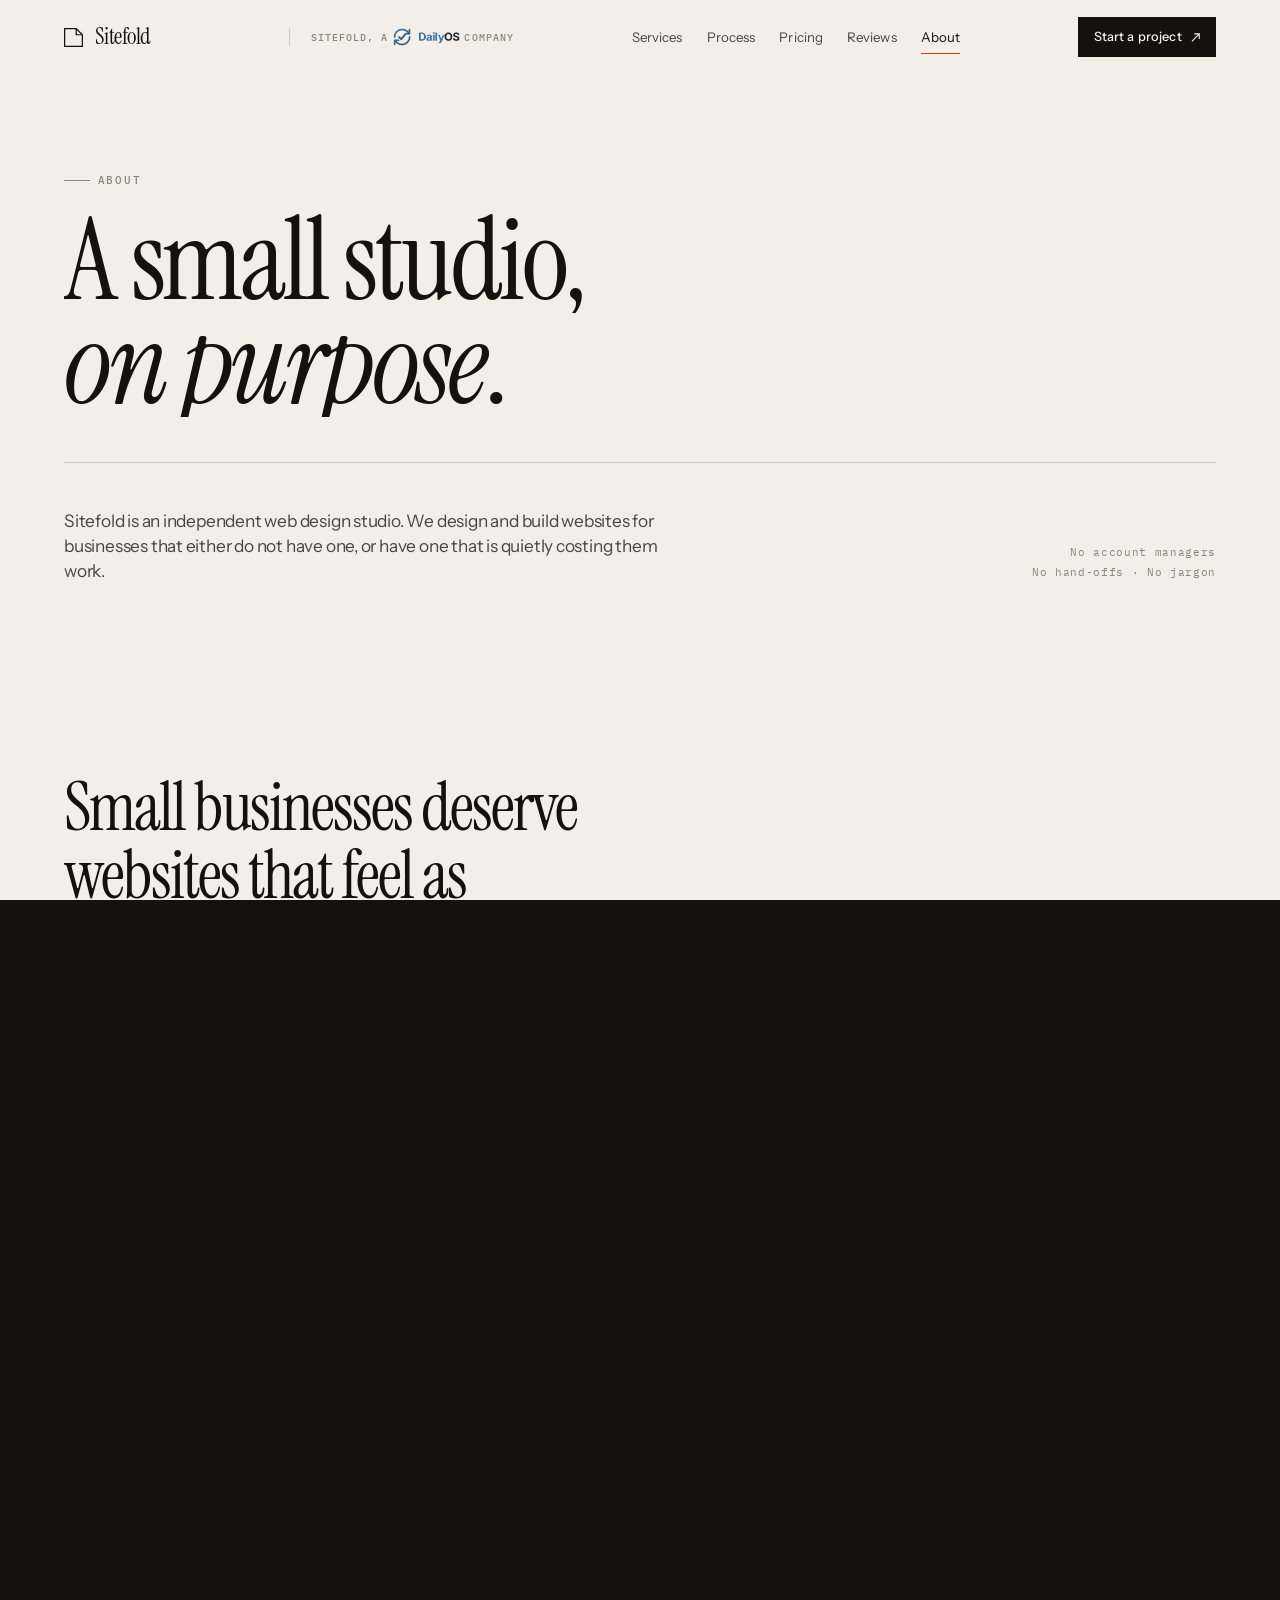
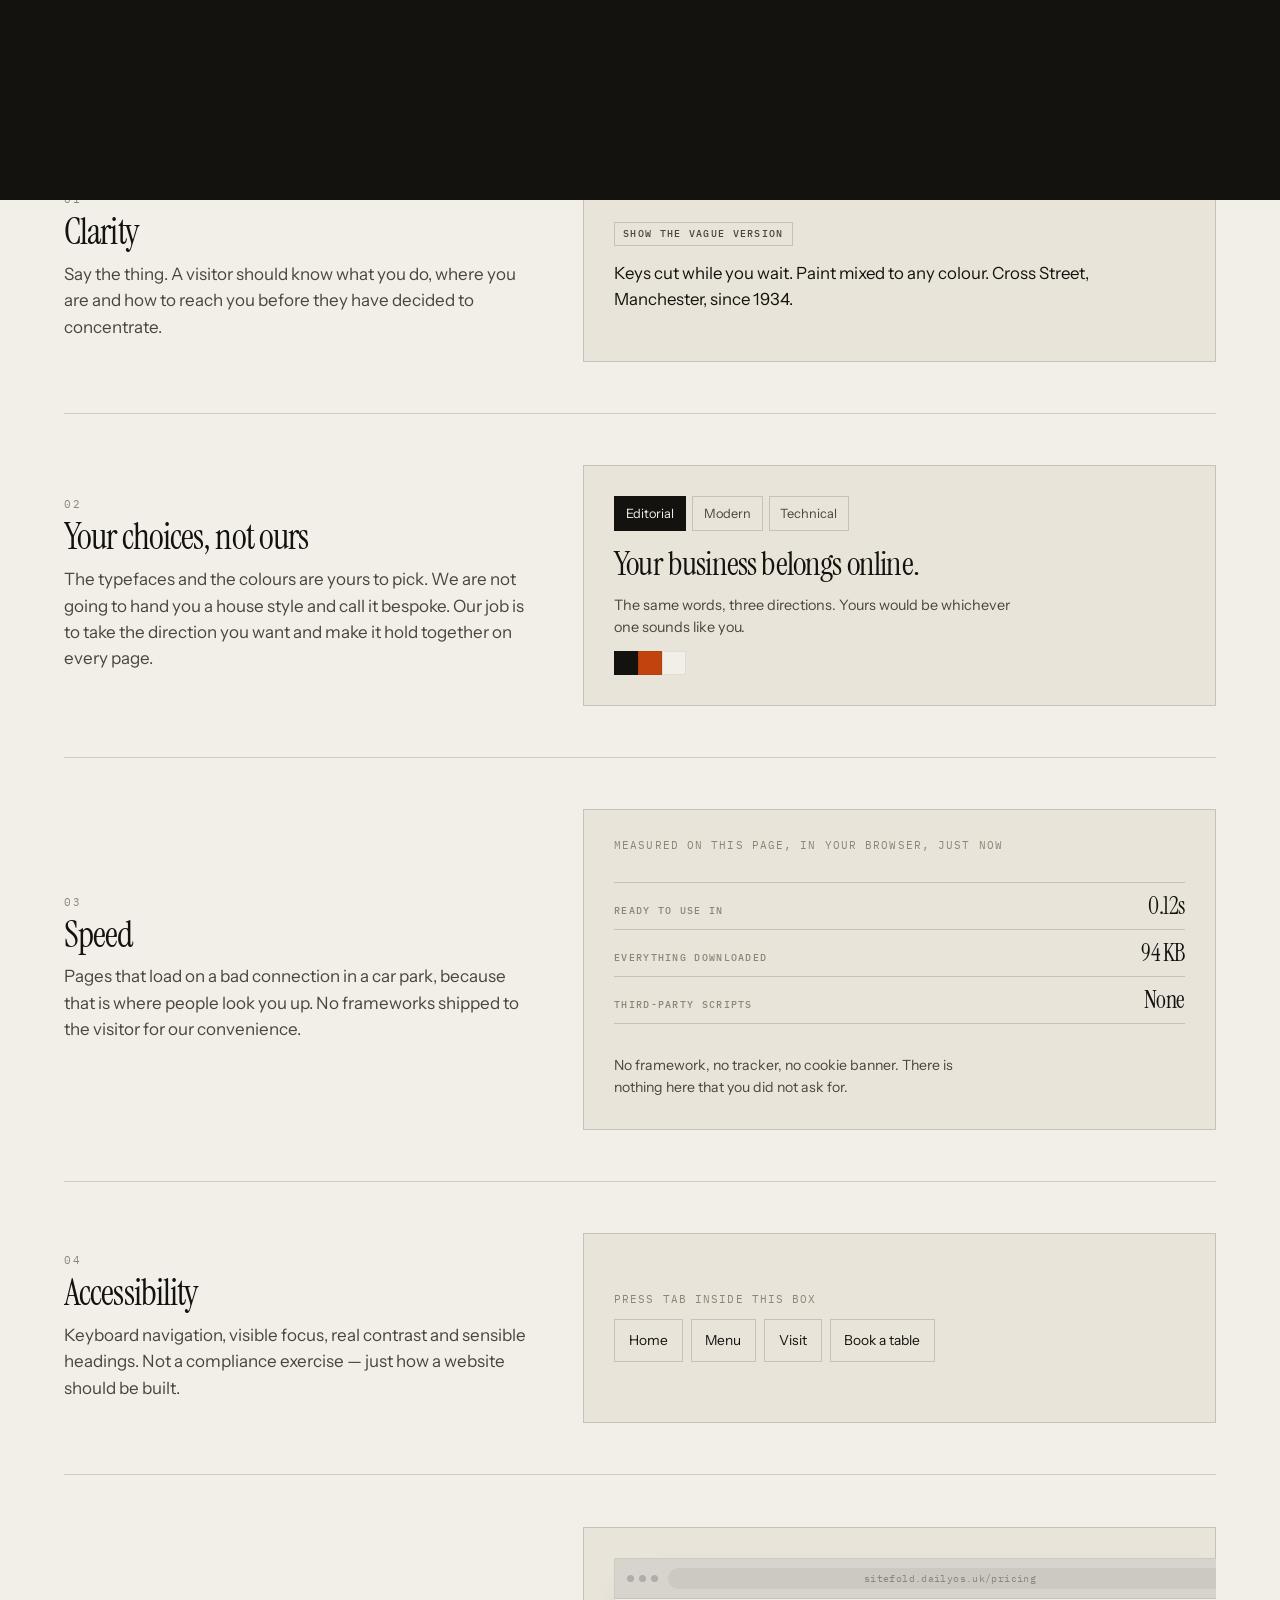
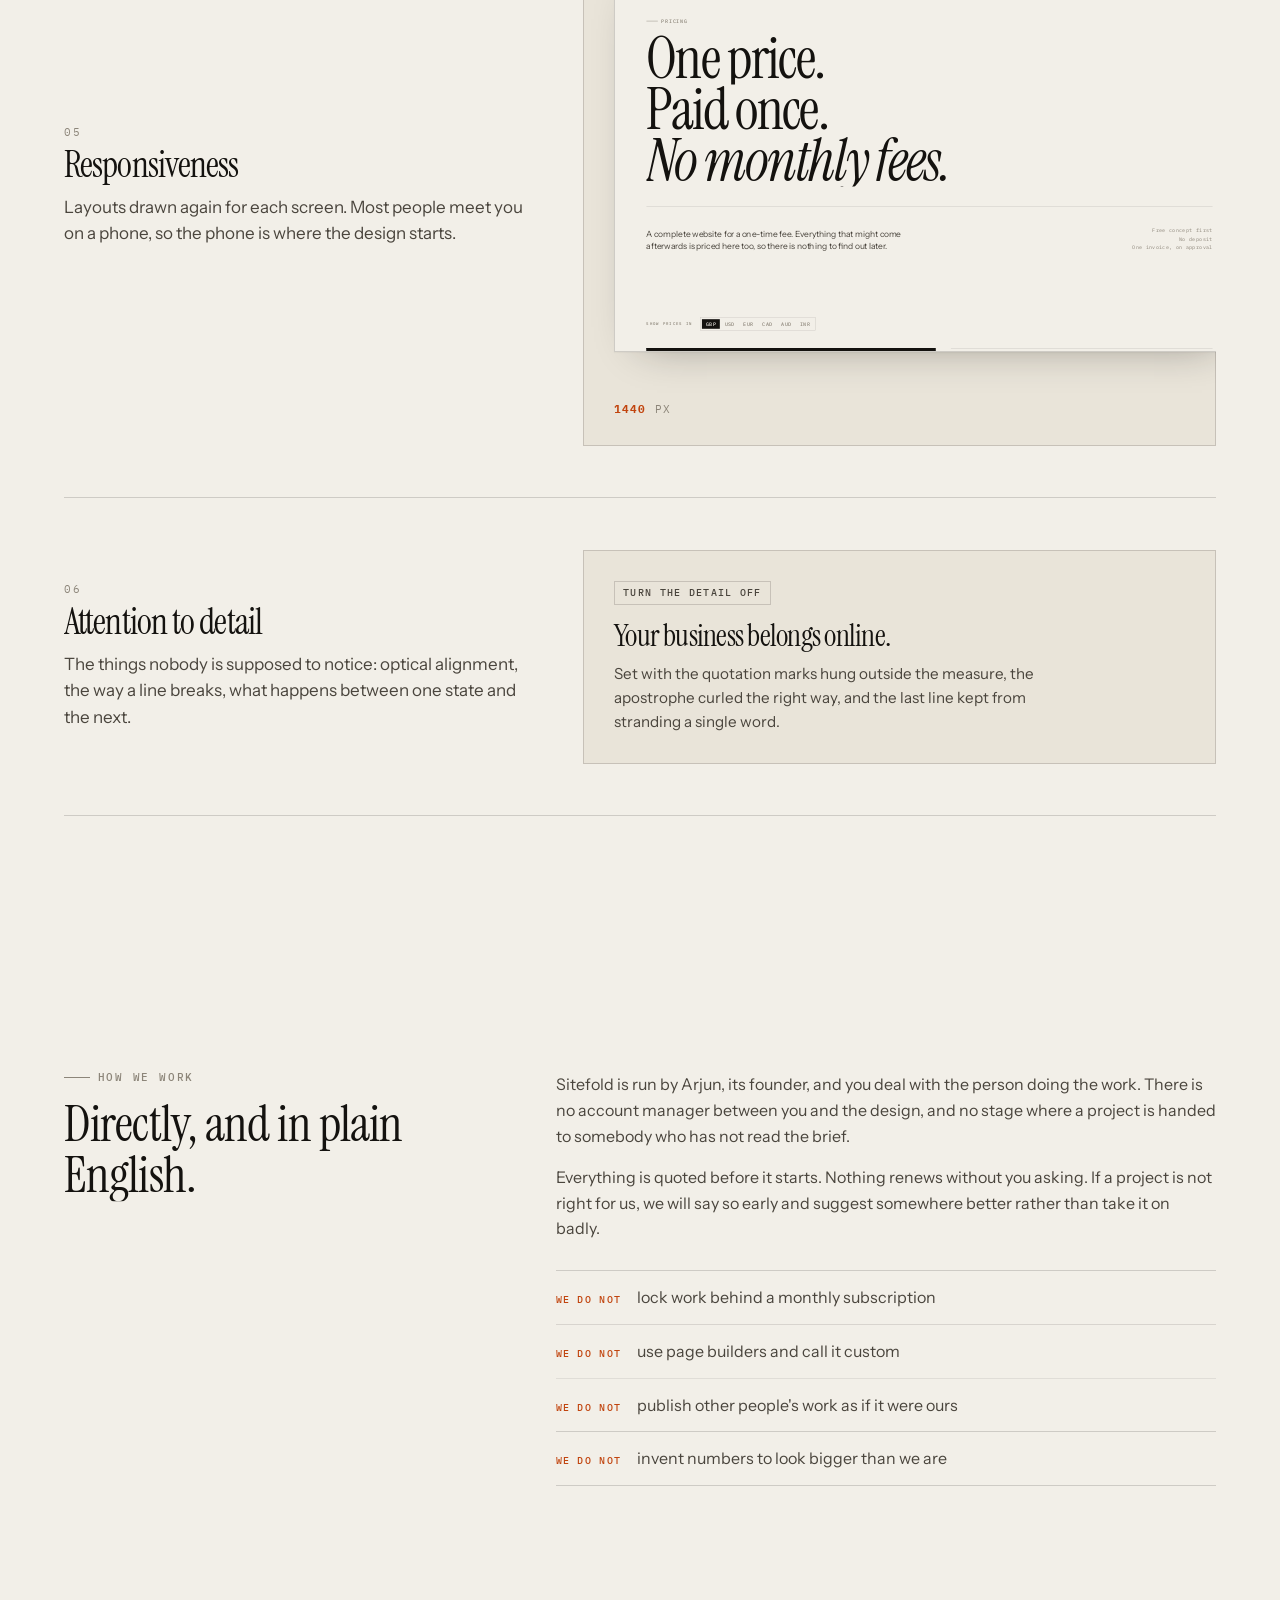
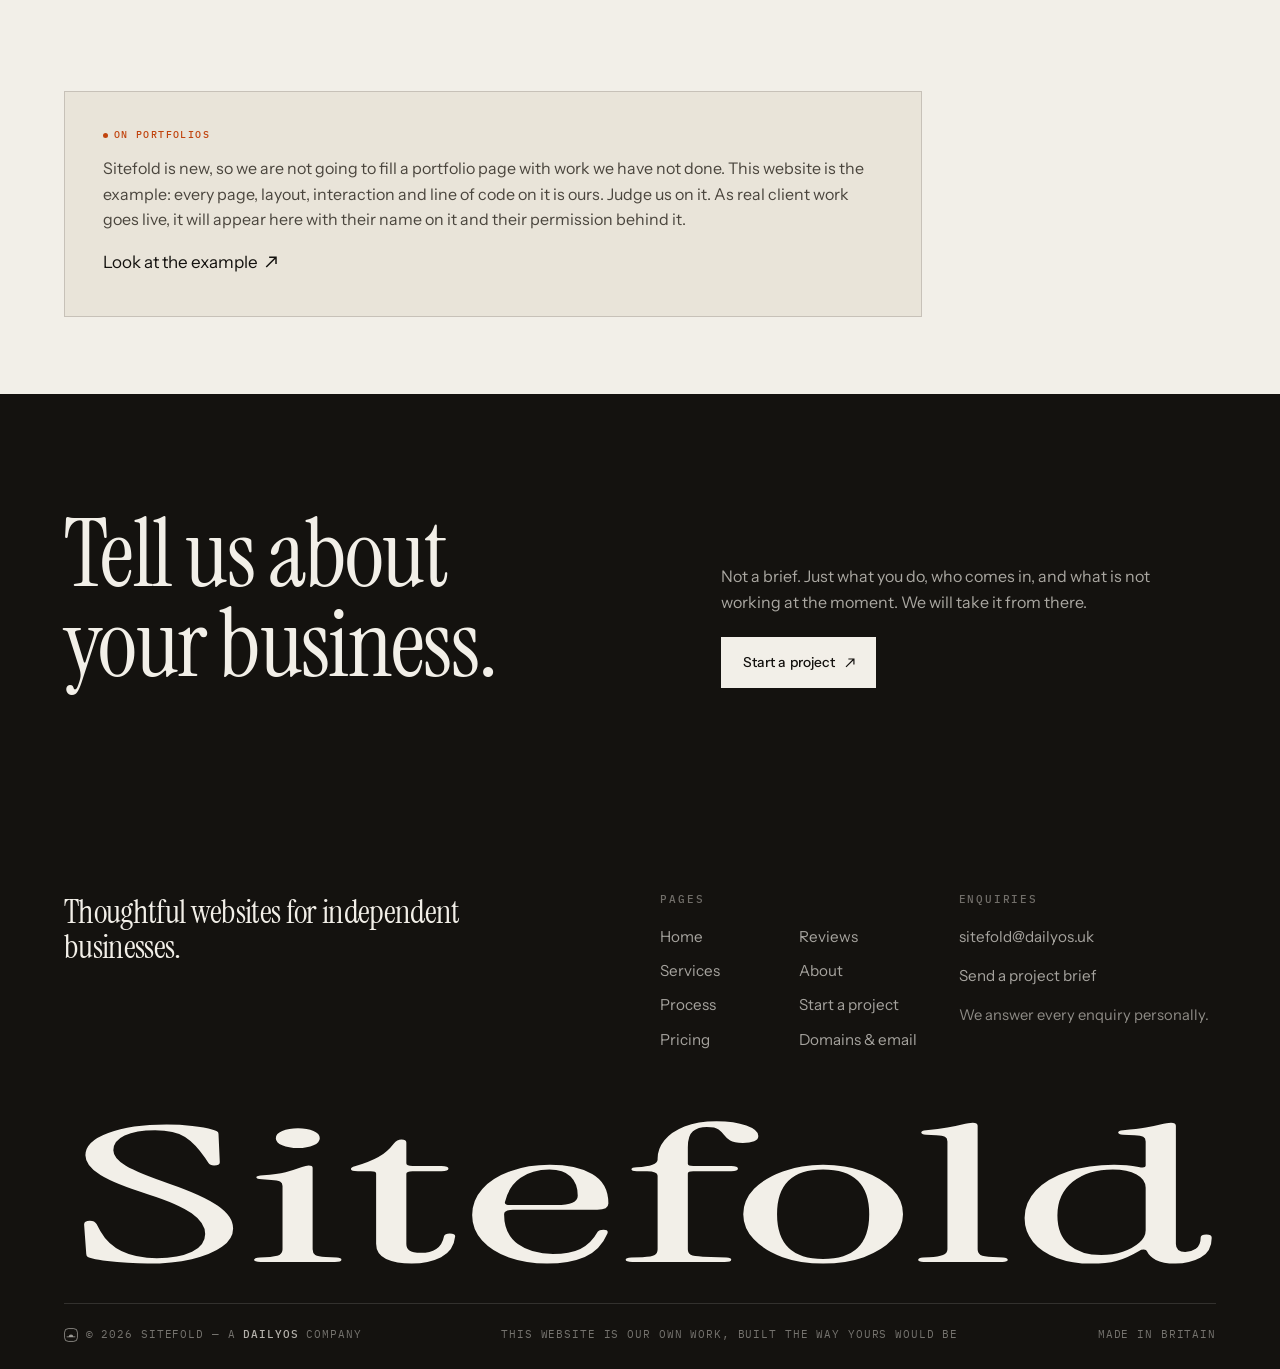
<file: about/index.html>
<!doctype html>
<html lang="en-GB">
<head>
<meta charset="utf-8">
<meta name="viewport" content="width=device-width, initial-scale=1, viewport-fit=cover">
<title>About — Sitefold</title>
<meta name="description" content="Sitefold is a small independent web studio, part of DailyOS. Small businesses deserve websites that feel as considered as those of much larger companies.">
<link rel="canonical" href="https://sitefold.dailyos.uk/about/">
<meta name="theme-color" content="#f2efe8" media="(prefers-color-scheme: light)">
<meta name="theme-color" content="#14120f" media="(prefers-color-scheme: dark)">
<meta name="author" content="Sitefold">
<meta property="og:type" content="website">
<meta property="og:site_name" content="Sitefold">
<meta property="og:title" content="About Sitefold">
<meta property="og:description" content="Sitefold is a small independent web studio, part of DailyOS. Small businesses deserve websites that feel as considered as those of much larger companies.">
<meta property="og:url" content="https://sitefold.dailyos.uk/about/">
<meta property="og:image" content="https://sitefold.dailyos.uk/assets/img/og.png">
<meta property="og:image:width" content="1200">
<meta property="og:image:height" content="630">
<meta property="og:locale" content="en_GB">
<meta name="twitter:card" content="summary_large_image">
<meta name="twitter:title" content="About Sitefold">
<meta name="twitter:description" content="Sitefold is a small independent web studio, part of DailyOS. Small businesses deserve websites that feel as considered as those of much larger companies.">
<meta name="twitter:image" content="https://sitefold.dailyos.uk/assets/img/og.png">
<link rel="icon" href="/assets/img/favicon.svg?v=fd45dff8" type="image/svg+xml">
<link rel="alternate icon" href="/assets/img/favicon.ico?v=d0af1856" sizes="any">
<link rel="apple-touch-icon" href="/assets/img/mark-180.png?v=9720e1a6">
<link rel="preconnect" href="https://fonts.googleapis.com">
<link rel="preconnect" href="https://fonts.gstatic.com" crossorigin>
<link rel="stylesheet" href="https://fonts.googleapis.com/css2?family=Instrument+Sans:ital,wght@0,400..700;1,400..700&family=Instrument+Serif:ital@0;1&family=IBM+Plex+Mono:wght@400;500&display=swap">
<script>if(location.search.indexOf("embed")>-1)document.documentElement.classList.add("embed");</script>
<link rel="stylesheet" href="/assets/css/base.css?v=5db19da9">
<link rel="stylesheet" href="/assets/css/ui.css?v=ca3acc01">
<link rel="stylesheet" href="/assets/css/pages.css?v=9652ef86">

</head>
<body class="">
<div class="curtain" aria-hidden="true"></div>
<div class="prog" aria-hidden="true"></div>
<a class="skip" href="#main">Skip to content</a>
<header class="nav">
  <div class="nav-in">
    <a class="mark" href="/" aria-label="Sitefold — home">
      <svg viewBox="0 0 20 20" fill="none" stroke="currentColor" stroke-width="1.3" aria-hidden="true">
        <path class="fold-a" d="M.65.65h12.2L19.35 7.1v12.25H.65z"/>
        <path class="fold-b" d="M12.85.65V7.1h6.5"/>
      </svg>
      <span>Sitefold</span>
    </a>
    <p class="parent">
      <span class="parent-t">Sitefold, a</span>
      <a class="parent-logo" href="https://dailyos.uk" target="_blank" rel="noopener"
         aria-label="DailyOS — opens dailyos.uk in a new tab">
        <img src="/assets/img/dailyos.png?v=3362a1ba" alt="DailyOS" width="215" height="58" loading="lazy" decoding="async">
      </a>
      <span class="parent-t">Company</span>
    </p>
    <nav class="nav-links" aria-label="Primary">
      <a href="/services/">Services</a>
      <a href="/process/">Process</a>
      <a href="/pricing/">Pricing</a>
      <a href="/reviews/">Reviews</a>
      <a href="/about/" aria-current="page">About</a>
    </nav>
    <div class="nav-cta">
      <a class="btn" href="/contact/" data-magnet="0.2">Start a project<svg class="arw" viewBox="0 0 10 10" fill="none" stroke="currentColor" stroke-width="1.2" aria-hidden="true"><path d="M1 9 9 1M3.4 1H9v5.6"/></svg></a>
      <button class="burger" aria-expanded="false" aria-controls="menu" aria-label="Menu"><span></span><span></span></button>
    </div>
  </div>
</header>

<div class="menu" id="menu" aria-hidden="true">
  <div class="menu-in">
    <ul class="menu-list">
      <li><a href="/"><span class="num">01</span>Home</a></li>
      <li><a href="/services/"><span class="num">02</span>Services</a></li>
      <li><a href="/process/"><span class="num">03</span>Process</a></li>
      <li><a href="/pricing/"><span class="num">04</span>Pricing</a></li>
      <li><a href="/reviews/"><span class="num">05</span>Reviews</a></li>
      <li><a href="/about/"><span class="num">06</span>About</a></li>
      <li><a href="/contact/"><span class="num">07</span>Start a project</a></li>
    </ul>
    <div class="menu-foot">
      <p>Thoughtfully designed websites for businesses ready to make a better first impression.<br>
      <span class="menu-parent">Sitefold is a DailyOS company.</span></p>
      <a class="ul on" href="mailto:sitefold@dailyos.uk">sitefold@dailyos.uk</a>
    </div>
  </div>
</div>
<main id="main">

<section class="ph">
  <div class="wrap">
    <p class="eyebrow ph-eyebrow" data-rv="fade">About</p>
    <h1 class="d1 ph-h" data-lines-split>A small studio,<br><em>on purpose</em>.</h1>
    <div class="ph-foot">
      <p class="lede" data-rv="up" style="--rv-d:200ms">Sitefold is an independent web design studio. We design and build websites for businesses that either do not have one, or have one that is quietly costing them work.</p>
      <p class="ph-note num" data-rv="up" style="--rv-d:280ms">No account managers<br>No hand-offs · No jargon</p>
    </div>
  </div>
</section>

<section class="ab-say sec">
  <div class="wrap">
    <p class="ab-big d2" data-rv="up">Small businesses deserve websites that feel as <em>considered</em> as those of much larger companies.</p>
    <div class="ab-saygrid">
      <p class="num ab-fig">Fig. 02<br>The whole argument,<br>in one sentence.</p>
      <div class="ab-saybody">
        <p class="body-lg">The gap between what a large company's website looks like and what a small one's looks like has almost nothing to do with budget any more. It is a gap in attention.</p>
        <p class="body-lg">A café with one room and a good eye should be able to have a website as carefully made as a chain with forty. That is the entire idea, and everything else here is a consequence of it.</p>
      </div>
    </div>
  </div>
</section>

<section class="ab-pr sec" aria-labelledby="ab-pr-h">
  <div class="wrap">
    <div class="sec-head">
      <p class="eyebrow">Principles</p>
      <h2 class="d3" id="ab-pr-h" data-rv="up">Six things we<br>will not trade away.</h2>
      <p class="sec-aside body-lg" data-rv="up" style="--rv-d:120ms">Each one is demonstrated rather than described. Hover, click, or use the keyboard.</p>
    </div>

    <ul class="ab-list">
      <li class="ab-item" data-rv="up">
        <div class="ab-txt"><span class="num">01</span><h3>Clarity</h3>
          <p>Say the thing. A visitor should know what you do, where you are and how to reach you before they have decided to concentrate.</p></div>
        <div class="ab-vis ab-clarity">
          <button type="button" class="ab-toggle" aria-pressed="false">Show the vague version</button>
          <div class="ab-clarityout">
            <p class="ab-c1">Bespoke solutions tailored to your unique requirements, delivering excellence across a range of verticals.</p>
            <p class="ab-c2">Keys cut while you wait. Paint mixed to any colour. Cross Street, Manchester, since 1934.</p>
          </div>
        </div>
      </li>

      <li class="ab-item" data-rv="up">
        <div class="ab-txt"><span class="num">02</span><h3>Your choices, not ours</h3>
          <p>The typefaces and the colours are yours to pick. We are not going to hand you a house style and call it bespoke. Our job is to take the direction you want and make it hold together on every page.</p></div>
        <div class="ab-vis ab-char">
          <div class="ab-charctl" role="group" aria-label="Try a different direction">
            <button type="button" data-dir="0" class="on">Editorial</button>
            <button type="button" data-dir="1">Modern</button>
            <button type="button" data-dir="2">Technical</button>
          </div>
          <div class="ab-charout" id="ab-charout">
            <p class="ab-charbig">Your business belongs online.</p>
            <p class="ab-charsm">The same words, three directions. Yours would be whichever one sounds like you.</p>
            <span class="ab-charpal"><i></i><i></i><i></i></span>
          </div>
        </div>
      </li>

      <li class="ab-item" data-rv="up">
        <div class="ab-txt"><span class="num">03</span><h3>Speed</h3>
          <p>Pages that load on a bad connection in a car park, because that is where people look you up. No frameworks shipped to the visitor for our convenience.</p></div>
        <div class="ab-vis ab-speed">
          <p class="num">Measured on this page, in your browser, just now</p>
          <dl class="ab-perf">
            <div><dt>Ready to use in</dt><dd id="ab-t">—</dd></div>
            <div><dt>Everything downloaded</dt><dd id="ab-k">—</dd></div>
            <div><dt>Third-party scripts</dt><dd>None</dd></div>
          </dl>
          <p class="ab-perfnote">No framework, no tracker, no cookie banner. There is nothing here that you did not ask for.</p>
        </div>
      </li>

      <li class="ab-item" data-rv="up">
        <div class="ab-txt"><span class="num">04</span><h3>Accessibility</h3>
          <p>Keyboard navigation, visible focus, real contrast and sensible headings. Not a compliance exercise — just how a website should be built.</p></div>
        <div class="ab-vis ab-a11y">
          <p class="num">Press Tab inside this box</p>
          <div class="ab-tabs">
            <a href="#main">Home</a><a href="#main">Menu</a><a href="#main">Visit</a>
            <button type="button">Book a table</button>
          </div>
        </div>
      </li>

      <li class="ab-item" data-rv="up">
        <div class="ab-txt"><span class="num">05</span><h3>Responsiveness</h3>
          <p>Layouts drawn again for each screen. Most people meet you on a phone, so the phone is where the design starts.</p></div>
        <div class="ab-vis ab-resp">
          <div class="ab-vp">
            <div class="brw"><div class="brw-bar"><div class="brw-dots"><i></i><i></i><i></i></div><div class="brw-url">sitefold.dailyos.uk/pricing</div></div>
              <div class="brw-body"><div class="live" id="ab-live" data-src="/pricing/" data-w="1440" data-h="900" data-title="A live page from this website"></div></div></div>
            <button type="button" class="dm-grip" aria-label="Drag to resize"><i></i></button>
          </div>
          <p class="num ab-vpw"><b>1200</b> px</p>
        </div>
      </li>

      <li class="ab-item" data-rv="up">
        <div class="ab-txt"><span class="num">06</span><h3>Attention to detail</h3>
          <p>The things nobody is supposed to notice: optical alignment, the way a line breaks, what happens between one state and the next.</p></div>
        <div class="ab-vis ab-detail">
          <button type="button" class="ab-toggle" data-detail>Turn the detail off</button>
          <div class="ab-detailbox">
            <p class="ab-dh">Your business belongs online.</p>
            <p class="ab-dp">Set with the quotation marks hung outside the measure, the apostrophe curled the right way, and the last line kept from stranding a single word.</p>
          </div>
        </div>
      </li>
    </ul>
  </div>
</section>

<section class="ab-how sec">
  <div class="wrap">
    <div class="ab-howgrid">
      <div>
        <p class="eyebrow">How we work</p>
        <h2 class="d3" data-rv="up">Directly, and in plain English.</h2>
      </div>
      <div class="ab-howbody">
        <p class="body-lg">Sitefold is run by Arjun, its founder, and you deal with the person doing the work. There is no account manager between you and the design, and no stage where a project is handed to somebody who has not read the brief.</p>
        <p class="body-lg">Everything is quoted before it starts. Nothing renews without you asking. If a project is not right for us, we will say so early and suggest somewhere better rather than take it on badly.</p>
        <ul class="ab-nots" data-stagger="60">
          <li data-rv="up"><b>We do not</b><span>lock work behind a monthly subscription</span></li>
          <li data-rv="up"><b>We do not</b><span>use page builders and call it custom</span></li>
          <li data-rv="up"><b>We do not</b><span>publish other people's work as if it were ours</span></li>
          <li data-rv="up"><b>We do not</b><span>invent numbers to look bigger than we are</span></li>
        </ul>
      </div>
    </div>
  </div>
</section>

<section class="ab-concept sec-tight">
  <div class="wrap">
    <div class="ab-conceptin">
      <p class="concept-flag">On portfolios</p>
      <p class="body-lg">Sitefold is new, so we are not going to fill a portfolio page with work we have not done. This website is the example: every page, layout, interaction and line of code on it is ours. Judge us on it. As real client work goes live, it will appear here with their name on it and their permission behind it.</p>
      <a class="ul" href="/#example">Look at the example<svg class="arw" viewBox="0 0 10 10" fill="none" stroke="currentColor" stroke-width="1.2" aria-hidden="true"><path d="M1 9 9 1M3.4 1H9v5.6"/></svg></a>
    </div>
  </div>
</section>

<section class="pj-end">
  <div class="wrap">
    <div class="wk-endin">
      <h2 class="d2">Tell us about<br>your business.</h2>
      <div>
        <p class="body-lg">Not a brief. Just what you do, who comes in, and what is not working at the moment. We will take it from there.</p>
        <a class="btn" href="/contact/" data-magnet="0.25">Start a project<svg class="arw" viewBox="0 0 10 10" fill="none" stroke="currentColor" stroke-width="1.2" aria-hidden="true"><path d="M1 9 9 1M3.4 1H9v5.6"/></svg></a>
      </div>
    </div>
  </div>
</section>

</main>
<footer class="foot">
  <div class="wrap">
    <div class="foot-grid">
      <p class="foot-lede">Thoughtful websites for independent businesses.</p>
      <div class="foot-nav">
        <h3>Pages</h3>
        <ul>
          <li><a href="/">Home</a></li>
          <li><a href="/reviews/">Reviews</a></li>
          <li><a href="/services/">Services</a></li>
          <li><a href="/about/">About</a></li>
          <li><a href="/process/">Process</a></li>
          <li><a href="/contact/">Start a project</a></li>
          <li><a href="/pricing/">Pricing</a></li>
          <li><a href="/pricing/#domains">Domains &amp; email</a></li>
        </ul>
      </div>
      <div class="foot-meta">
        <h3>Enquiries</h3>
        <p><a class="ul" href="mailto:sitefold@dailyos.uk">sitefold@dailyos.uk</a></p>
        <p style="margin-top:12px"><a class="ul" href="/contact/">Send a project brief</a></p>
        <p style="margin-top:14px;color:rgba(242,239,232,.55);font-size:.92rem">We answer every enquiry personally.</p>
      </div>
    </div>
  </div>
  <div class="wrap">
    <div class="wordmark" aria-hidden="true">
      <svg viewBox="0 0 1200 176" preserveAspectRatio="xMidYMid meet">
        <defs><clipPath id="wmclip"><rect x="0" y="0" width="1200" height="176"/></clipPath></defs>
        <g clip-path="url(#wmclip)">
          <text class="lt" x="600" y="152" text-anchor="middle" textLength="1196" lengthAdjust="spacingAndGlyphs"
                font-family="Instrument Serif, Georgia, serif" font-size="196" fill="currentColor">Sitefold</text>
        </g>
      </svg>
    </div>
  </div>
  <div class="wrap">
    <div class="foot-base">
      <span class="foot-parent"><svg class="dos-mark" viewBox="0 0 20 20" fill="none" aria-hidden="true"><rect x=".8" y=".8" width="18.4" height="18.4" rx="5.6" stroke="currentColor" stroke-width="1.15"/><path d="M4.4 12.6h11.2" stroke="currentColor" stroke-width="1.15" stroke-linecap="round"/><path d="M6.8 12.6a3.2 3.2 0 0 1 6.4 0z" fill="currentColor"/></svg><span>&copy; <span data-year>2026</span> Sitefold &mdash; a <a href="https://dailyos.uk" target="_blank" rel="noopener"><b>DailyOS</b></a> company</span></span>
      <span>This website is our own work, built the way yours would be</span>
      <span>Made in Britain</span>
    </div>
  </div>
</footer>
<script src="/assets/js/site.js?v=d1717904" defer></script>
<script src="/assets/js/live.js?v=1fd4c53a" defer></script>
<script src="/assets/js/about.js?v=2234c791" defer></script>
</body>
</html>
</file>
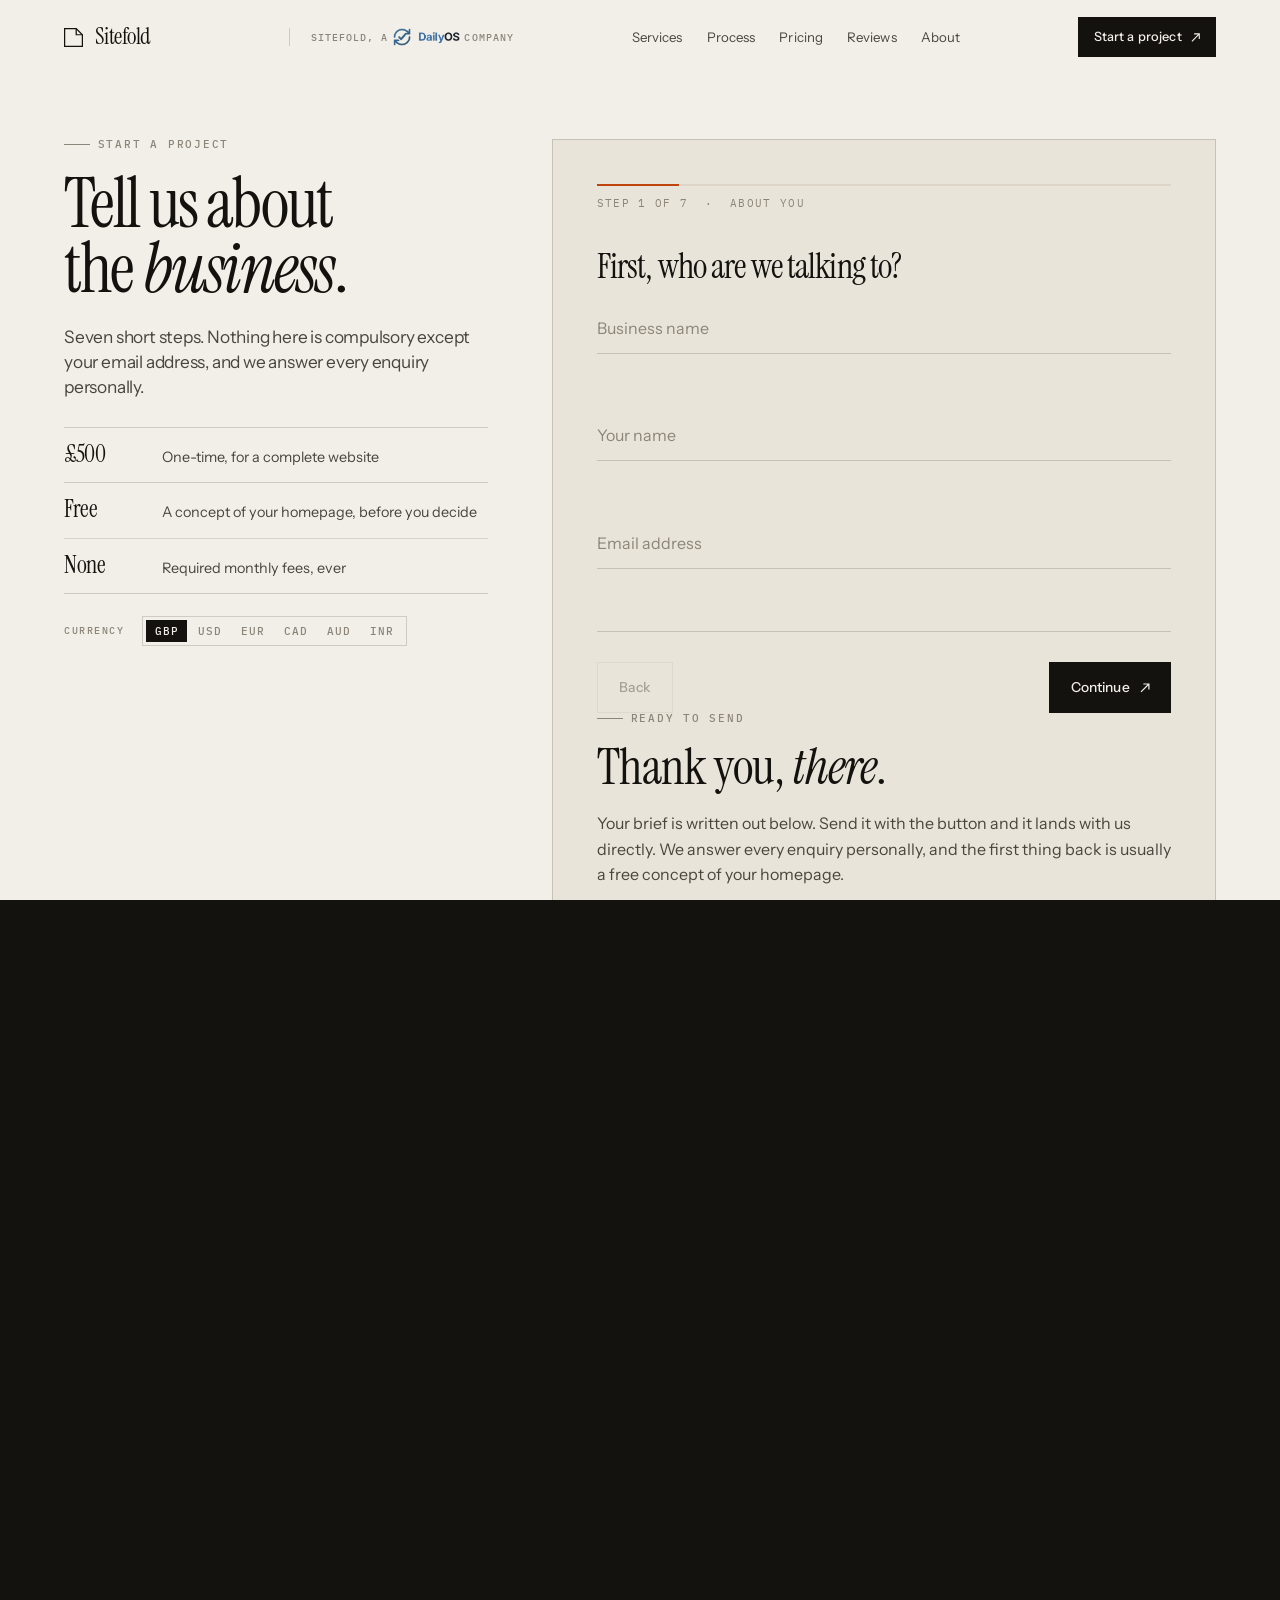
<file: contact/index.html>
<!doctype html>
<html lang="en-GB">
<head>
<meta charset="utf-8">
<meta name="viewport" content="width=device-width, initial-scale=1, viewport-fit=cover">
<title>Start a project — Sitefold</title>
<meta name="description" content="Tell us about your business in seven short steps. We answer every enquiry personally, and the first thing back is usually a free concept of your homepage.">
<link rel="canonical" href="https://sitefold.dailyos.uk/contact/">
<meta name="theme-color" content="#f2efe8" media="(prefers-color-scheme: light)">
<meta name="theme-color" content="#14120f" media="(prefers-color-scheme: dark)">
<meta name="author" content="Sitefold">
<meta property="og:type" content="website">
<meta property="og:site_name" content="Sitefold">
<meta property="og:title" content="Start a project with Sitefold">
<meta property="og:description" content="Tell us about your business in seven short steps. We answer every enquiry personally, and the first thing back is usually a free concept of your homepage.">
<meta property="og:url" content="https://sitefold.dailyos.uk/contact/">
<meta property="og:image" content="https://sitefold.dailyos.uk/assets/img/og.png">
<meta property="og:image:width" content="1200">
<meta property="og:image:height" content="630">
<meta property="og:locale" content="en_GB">
<meta name="twitter:card" content="summary_large_image">
<meta name="twitter:title" content="Start a project with Sitefold">
<meta name="twitter:description" content="Tell us about your business in seven short steps. We answer every enquiry personally, and the first thing back is usually a free concept of your homepage.">
<meta name="twitter:image" content="https://sitefold.dailyos.uk/assets/img/og.png">
<link rel="icon" href="/assets/img/favicon.svg?v=fd45dff8" type="image/svg+xml">
<link rel="alternate icon" href="/assets/img/favicon.ico?v=d0af1856" sizes="any">
<link rel="apple-touch-icon" href="/assets/img/mark-180.png?v=9720e1a6">
<link rel="preconnect" href="https://fonts.googleapis.com">
<link rel="preconnect" href="https://fonts.gstatic.com" crossorigin>
<link rel="stylesheet" href="https://fonts.googleapis.com/css2?family=Instrument+Sans:ital,wght@0,400..700;1,400..700&family=Instrument+Serif:ital@0;1&family=IBM+Plex+Mono:wght@400;500&display=swap">
<script>if(location.search.indexOf("embed")>-1)document.documentElement.classList.add("embed");</script>
<link rel="stylesheet" href="/assets/css/base.css?v=5db19da9">
<link rel="stylesheet" href="/assets/css/ui.css?v=ca3acc01">
<link rel="stylesheet" href="/assets/css/pages.css?v=9652ef86">
<link rel="stylesheet" href="/assets/css/contact.css?v=c9a3331a">
<link rel="stylesheet" href="/assets/css/bits.css?v=a1901d75">

</head>
<body class="">
<div class="curtain" aria-hidden="true"></div>
<div class="prog" aria-hidden="true"></div>
<a class="skip" href="#main">Skip to content</a>
<header class="nav">
  <div class="nav-in">
    <a class="mark" href="/" aria-label="Sitefold — home">
      <svg viewBox="0 0 20 20" fill="none" stroke="currentColor" stroke-width="1.3" aria-hidden="true">
        <path class="fold-a" d="M.65.65h12.2L19.35 7.1v12.25H.65z"/>
        <path class="fold-b" d="M12.85.65V7.1h6.5"/>
      </svg>
      <span>Sitefold</span>
    </a>
    <p class="parent">
      <span class="parent-t">Sitefold, a</span>
      <a class="parent-logo" href="https://dailyos.uk" target="_blank" rel="noopener"
         aria-label="DailyOS — opens dailyos.uk in a new tab">
        <img src="/assets/img/dailyos.png?v=3362a1ba" alt="DailyOS" width="215" height="58" loading="lazy" decoding="async">
      </a>
      <span class="parent-t">Company</span>
    </p>
    <nav class="nav-links" aria-label="Primary">
      <a href="/services/">Services</a>
      <a href="/process/">Process</a>
      <a href="/pricing/">Pricing</a>
      <a href="/reviews/">Reviews</a>
      <a href="/about/">About</a>
    </nav>
    <div class="nav-cta">
      <a class="btn" href="/contact/" data-magnet="0.2">Start a project<svg class="arw" viewBox="0 0 10 10" fill="none" stroke="currentColor" stroke-width="1.2" aria-hidden="true"><path d="M1 9 9 1M3.4 1H9v5.6"/></svg></a>
      <button class="burger" aria-expanded="false" aria-controls="menu" aria-label="Menu"><span></span><span></span></button>
    </div>
  </div>
</header>

<div class="menu" id="menu" aria-hidden="true">
  <div class="menu-in">
    <ul class="menu-list">
      <li><a href="/"><span class="num">01</span>Home</a></li>
      <li><a href="/services/"><span class="num">02</span>Services</a></li>
      <li><a href="/process/"><span class="num">03</span>Process</a></li>
      <li><a href="/pricing/"><span class="num">04</span>Pricing</a></li>
      <li><a href="/reviews/"><span class="num">05</span>Reviews</a></li>
      <li><a href="/about/"><span class="num">06</span>About</a></li>
      <li><a href="/contact/"><span class="num">07</span>Start a project</a></li>
    </ul>
    <div class="menu-foot">
      <p>Thoughtfully designed websites for businesses ready to make a better first impression.<br>
      <span class="menu-parent">Sitefold is a DailyOS company.</span></p>
      <a class="ul on" href="mailto:sitefold@dailyos.uk">sitefold@dailyos.uk</a>
    </div>
  </div>
</div>
<main id="main">

<section class="ct" aria-labelledby="ct-h">
  <div class="wrap ct-grid">

    <aside class="ct-side">
      <p class="eyebrow" data-rv="fade">Start a project</p>
      <h1 class="ct-h" id="ct-h" data-lines-split>Tell us about<br>the <em>business</em>.</h1>
      <p class="lede" data-rv="up" style="--rv-d:200ms">Seven short steps. Nothing here is compulsory except your email address, and we answer every enquiry personally.</p>
      <ul class="ct-facts" data-stagger="70">
        <li data-rv="up"><b data-gbp="500">£500</b><span>One-time, for a complete website</span></li>
        <li data-rv="up"><b>Free</b><span>A concept of your homepage, before you decide</span></li>
        <li data-rv="up"><b>None</b><span>Required monthly fees, ever</span></li>
      </ul>
      <div class="cur">
        <span class="cur-lab">Currency</span>
        <div class="cur-seg" role="group" aria-label="Choose a currency"></div>
      </div>
    </aside>

    <div class="ct-main">
      <form class="ct-form" id="ct-form" novalidate>
        <div class="ct-progress">
          <div class="ct-bar"><i id="ct-fill"></i></div>
          <p class="num" id="ct-step">Step 1 of 7 &nbsp;·&nbsp; About you</p>
        </div>

        <fieldset class="ct-fs" data-s="1">
          <legend>First, who are we talking to?</legend>
          <label class="field"><input type="text" name="business" placeholder=" " required><span>Business name</span><em class="err">Please tell us the name of the business</em></label>
          <label class="field"><input type="text" name="person" placeholder=" " required><span>Your name</span><em class="err">Please tell us your name</em></label>
          <label class="field"><input type="email" name="email" placeholder=" " required><span>Email address</span><em class="err">That does not look like an email address</em></label>
        </fieldset>

        <fieldset class="ct-fs" data-s="2" hidden>
          <legend>Do you have a website at the moment?</legend>
          <div class="ct-opts">
            <label class="chip"><input type="radio" name="has" value="Yes" required><span class="dot"></span>Yes</label>
            <label class="chip"><input type="radio" name="has" value="No"><span class="dot"></span>No</label>
          </div>
          <p class="err ct-generr">Choose one so we know where to start</p>
          <label class="field ct-url" hidden><input type="url" name="url" placeholder=" "><span>What is the address?</span></label>
          <p class="ct-note">If it is a social media page rather than a website, put that in — it is just as useful to see.</p>
        </fieldset>

        <fieldset class="ct-fs" data-s="3" hidden>
          <legend>Tell us about the business.</legend>
          <label class="field"><textarea name="about" placeholder=" " rows="6" required minlength="10"></textarea><span>What do you do, and who for?</span><em class="err">A few sentences is plenty</em></label>
          <p class="ct-note">Plain English is perfect. What you sell, where you are, and what people usually ring up to ask.</p>
        </fieldset>

        <fieldset class="ct-fs" data-s="4" hidden>
          <legend>What would you like on it?</legend>
          <div class="ct-opts ct-wrap">
            <label class="chip"><input type="checkbox" name="want" value="Business information"><span class="dot"></span>Business information</label>
            <label class="chip"><input type="checkbox" name="want" value="Services and prices"><span class="dot"></span>Services and prices</label>
            <label class="chip"><input type="checkbox" name="want" value="Contact form"><span class="dot"></span>Contact form</label>
            <label class="chip"><input type="checkbox" name="want" value="Photo gallery"><span class="dot"></span>Photo gallery</label>
            <label class="chip"><input type="checkbox" name="want" value="Opening hours"><span class="dot"></span>Opening hours</label>
            <label class="chip"><input type="checkbox" name="want" value="Map and directions"><span class="dot"></span>Map and directions</label>
            <label class="chip"><input type="checkbox" name="want" value="Customer reviews"><span class="dot"></span>Customer reviews</label>
            <label class="chip"><input type="checkbox" name="want" value="News or updates"><span class="dot"></span>News or updates</label>
            <label class="chip"><input type="checkbox" name="want" value="Not sure yet"><span class="dot"></span>Not sure yet</label>
          </div>
          <p class="ct-note">Pick as many as you like, or none. We will tell you what we think it actually needs.</p>
        </fieldset>

        <fieldset class="ct-fs" data-s="5" hidden>
          <legend>Do you need an address for it?</legend>
          <div class="ct-opts ct-stack">
            <label class="chip ct-big"><input type="radio" name="domain" value="Own domain and business email"><span class="dot"></span>
              <span><b>My own domain and business email</b><em>Price varies by name. Up to three addresses included.</em></span></label>
            <label class="chip ct-big"><input type="radio" name="domain" value="Free address"><span class="dot"></span>
              <span><b>The free address is fine</b><em>Something like yourbusiness.vercel.app, at no cost.</em></span></label>
            <label class="chip ct-big"><input type="radio" name="domain" value="Not sure"><span class="dot"></span>
              <span><b>Not sure yet</b><em>We will explain both properly before you decide.</em></span></label>
          </div>
        </fieldset>

        <fieldset class="ct-fs" data-s="6" hidden>
          <legend>Anything else we should know?</legend>
          <label class="field"><textarea name="extra" placeholder=" " rows="5"></textarea><span>Optional</span></label>
          <p class="ct-note">A deadline, a budget worry, a website you like the look of, or nothing at all.</p>
        </fieldset>

        <fieldset class="ct-fs" data-s="7" hidden>
          <legend>Have a look before it goes.</legend>
          <dl class="ct-review" id="ct-review"></dl>
          <p class="ct-note">Anything wrong? Use Back, or click any line above to jump straight to it.</p>
        </fieldset>

        <div class="ct-nav">
          <button type="button" class="btn ghost" id="ct-back" disabled>Back</button>
          <button type="button" class="btn" id="ct-next">Continue<svg class="arw" viewBox="0 0 10 10" fill="none" stroke="currentColor" stroke-width="1.2" aria-hidden="true"><path d="M1 9 9 1M3.4 1H9v5.6"/></svg></button>
        </div>
      </form>

      <div class="ct-done" id="ct-done" hidden tabindex="-1">
        <p class="eyebrow">Ready to send</p>
        <h2 class="d3">Thank you, <span id="ct-name">there</span>.</h2>
        <p class="body-lg">Your brief is written out below. Send it with the button and it lands with us directly. We answer every enquiry personally, and the first thing back is usually a free concept of your homepage.</p>
        <div class="ct-actions">
          <a class="btn" id="ct-send" href="#">Send it now<svg class="arw" viewBox="0 0 10 10" fill="none" stroke="currentColor" stroke-width="1.2" aria-hidden="true"><path d="M1 9 9 1M3.4 1H9v5.6"/></svg></a>
          <button type="button" class="btn ghost" id="ct-copy">Copy the brief</button>
          <button type="button" class="btn ghost" id="ct-edit">Change something</button>
        </div>
        <pre class="ct-pre" id="ct-pre"></pre>
      </div>
    </div>
  </div>
</section>

</main>
<footer class="foot">
  <div class="wrap">
    <div class="foot-grid">
      <p class="foot-lede">Thoughtful websites for independent businesses.</p>
      <div class="foot-nav">
        <h3>Pages</h3>
        <ul>
          <li><a href="/">Home</a></li>
          <li><a href="/reviews/">Reviews</a></li>
          <li><a href="/services/">Services</a></li>
          <li><a href="/about/">About</a></li>
          <li><a href="/process/">Process</a></li>
          <li><a href="/contact/">Start a project</a></li>
          <li><a href="/pricing/">Pricing</a></li>
          <li><a href="/pricing/#domains">Domains &amp; email</a></li>
        </ul>
      </div>
      <div class="foot-meta">
        <h3>Enquiries</h3>
        <p><a class="ul" href="mailto:sitefold@dailyos.uk">sitefold@dailyos.uk</a></p>
        <p style="margin-top:12px"><a class="ul" href="/contact/">Send a project brief</a></p>
        <p style="margin-top:14px;color:rgba(242,239,232,.55);font-size:.92rem">We answer every enquiry personally.</p>
      </div>
    </div>
  </div>
  <div class="wrap">
    <div class="wordmark" aria-hidden="true">
      <svg viewBox="0 0 1200 176" preserveAspectRatio="xMidYMid meet">
        <defs><clipPath id="wmclip"><rect x="0" y="0" width="1200" height="176"/></clipPath></defs>
        <g clip-path="url(#wmclip)">
          <text class="lt" x="600" y="152" text-anchor="middle" textLength="1196" lengthAdjust="spacingAndGlyphs"
                font-family="Instrument Serif, Georgia, serif" font-size="196" fill="currentColor">Sitefold</text>
        </g>
      </svg>
    </div>
  </div>
  <div class="wrap">
    <div class="foot-base">
      <span class="foot-parent"><svg class="dos-mark" viewBox="0 0 20 20" fill="none" aria-hidden="true"><rect x=".8" y=".8" width="18.4" height="18.4" rx="5.6" stroke="currentColor" stroke-width="1.15"/><path d="M4.4 12.6h11.2" stroke="currentColor" stroke-width="1.15" stroke-linecap="round"/><path d="M6.8 12.6a3.2 3.2 0 0 1 6.4 0z" fill="currentColor"/></svg><span>&copy; <span data-year>2026</span> Sitefold &mdash; a <a href="https://dailyos.uk" target="_blank" rel="noopener"><b>DailyOS</b></a> company</span></span>
      <span>This website is our own work, built the way yours would be</span>
      <span>Made in Britain</span>
    </div>
  </div>
</footer>
<script src="/assets/js/site.js?v=d1717904" defer></script>
<script src="/assets/js/currency.js?v=06c8cb5c" defer></script>
<script src="/assets/js/contact.js?v=b3b458fa" defer></script>
</body>
</html>
</file>
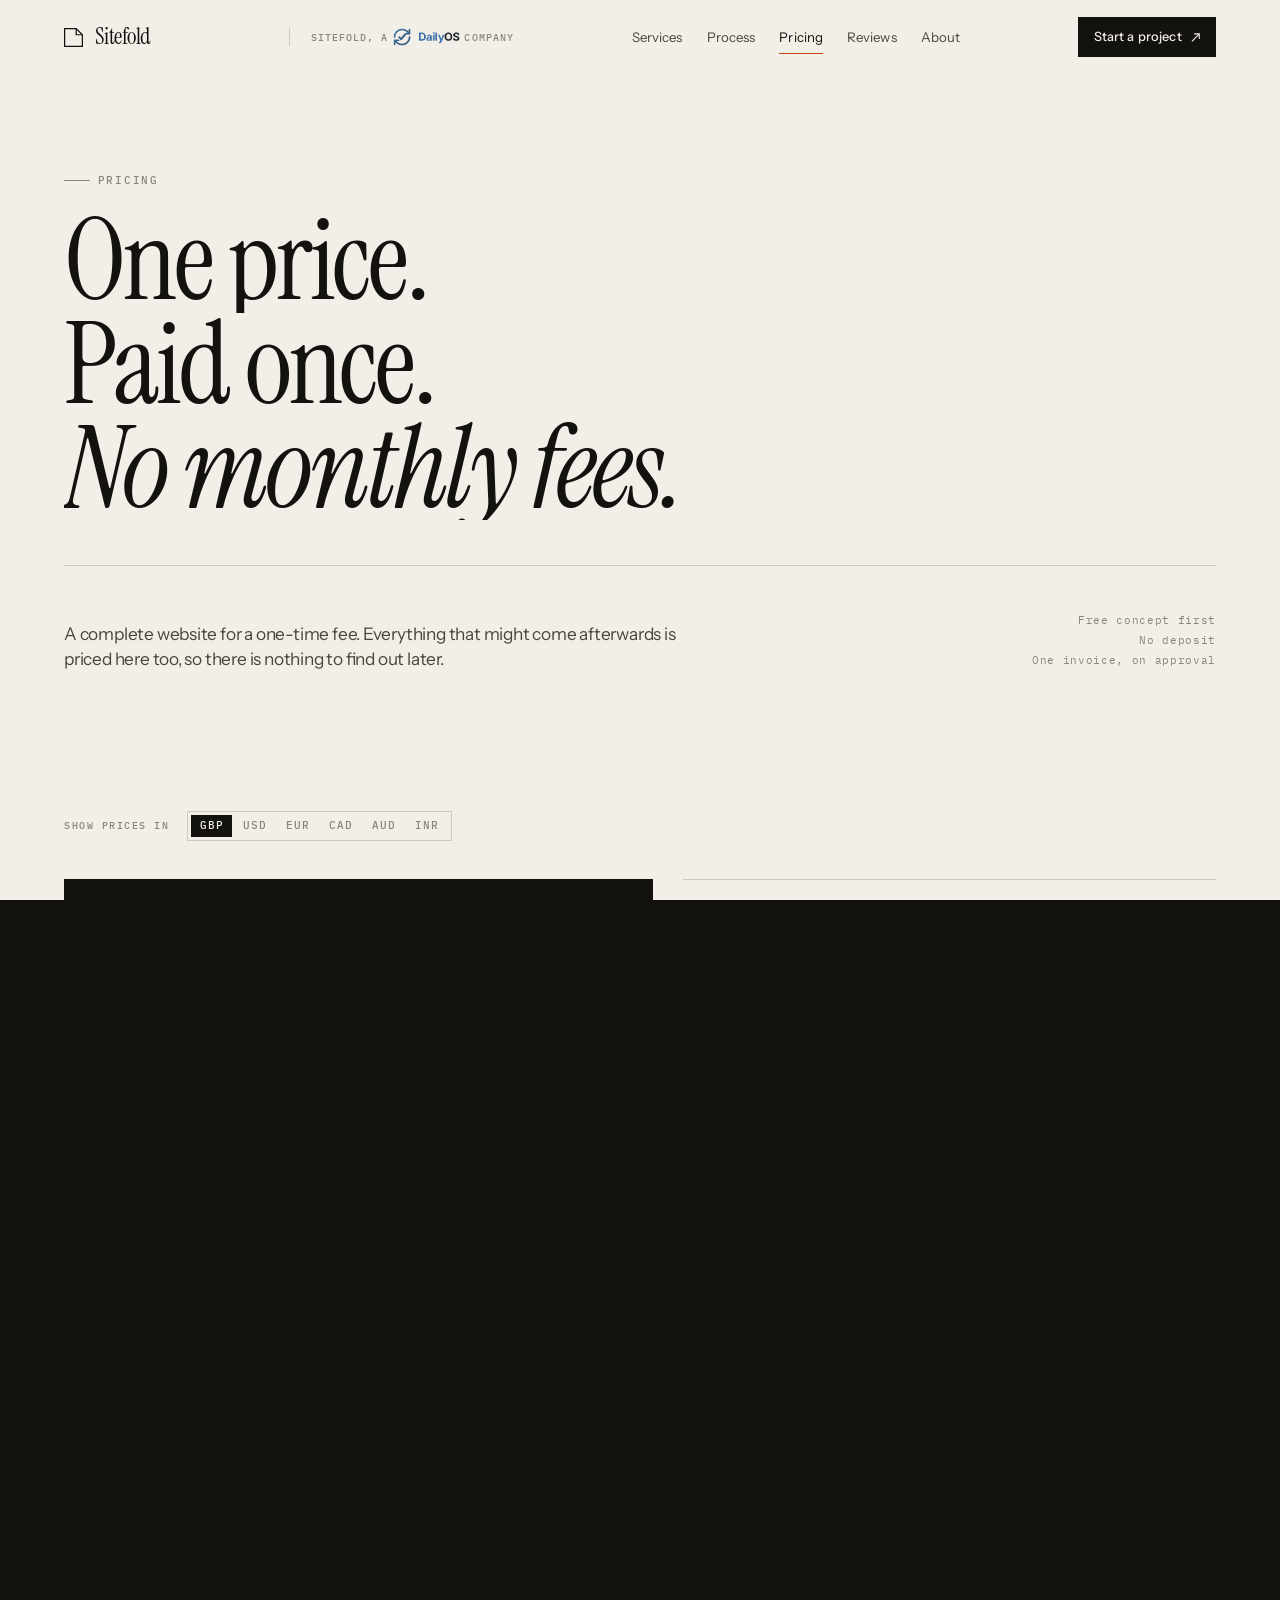
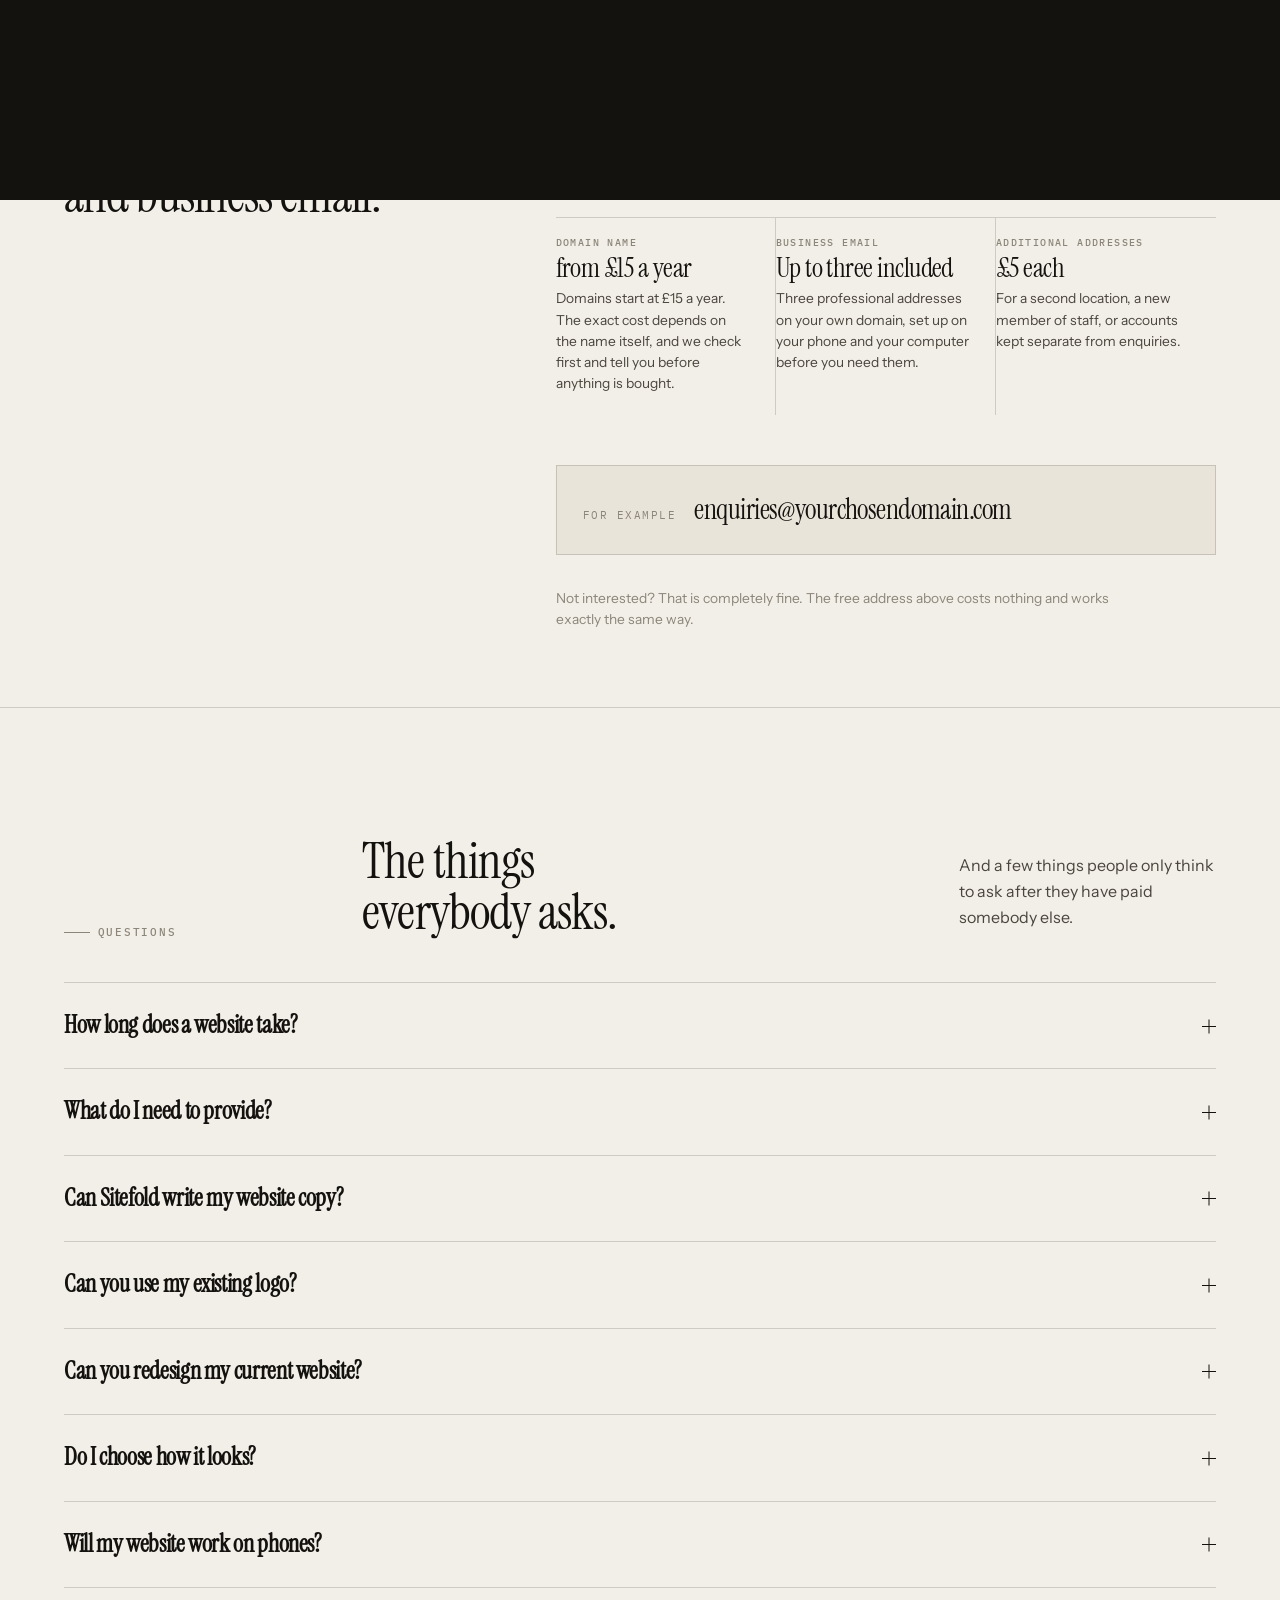
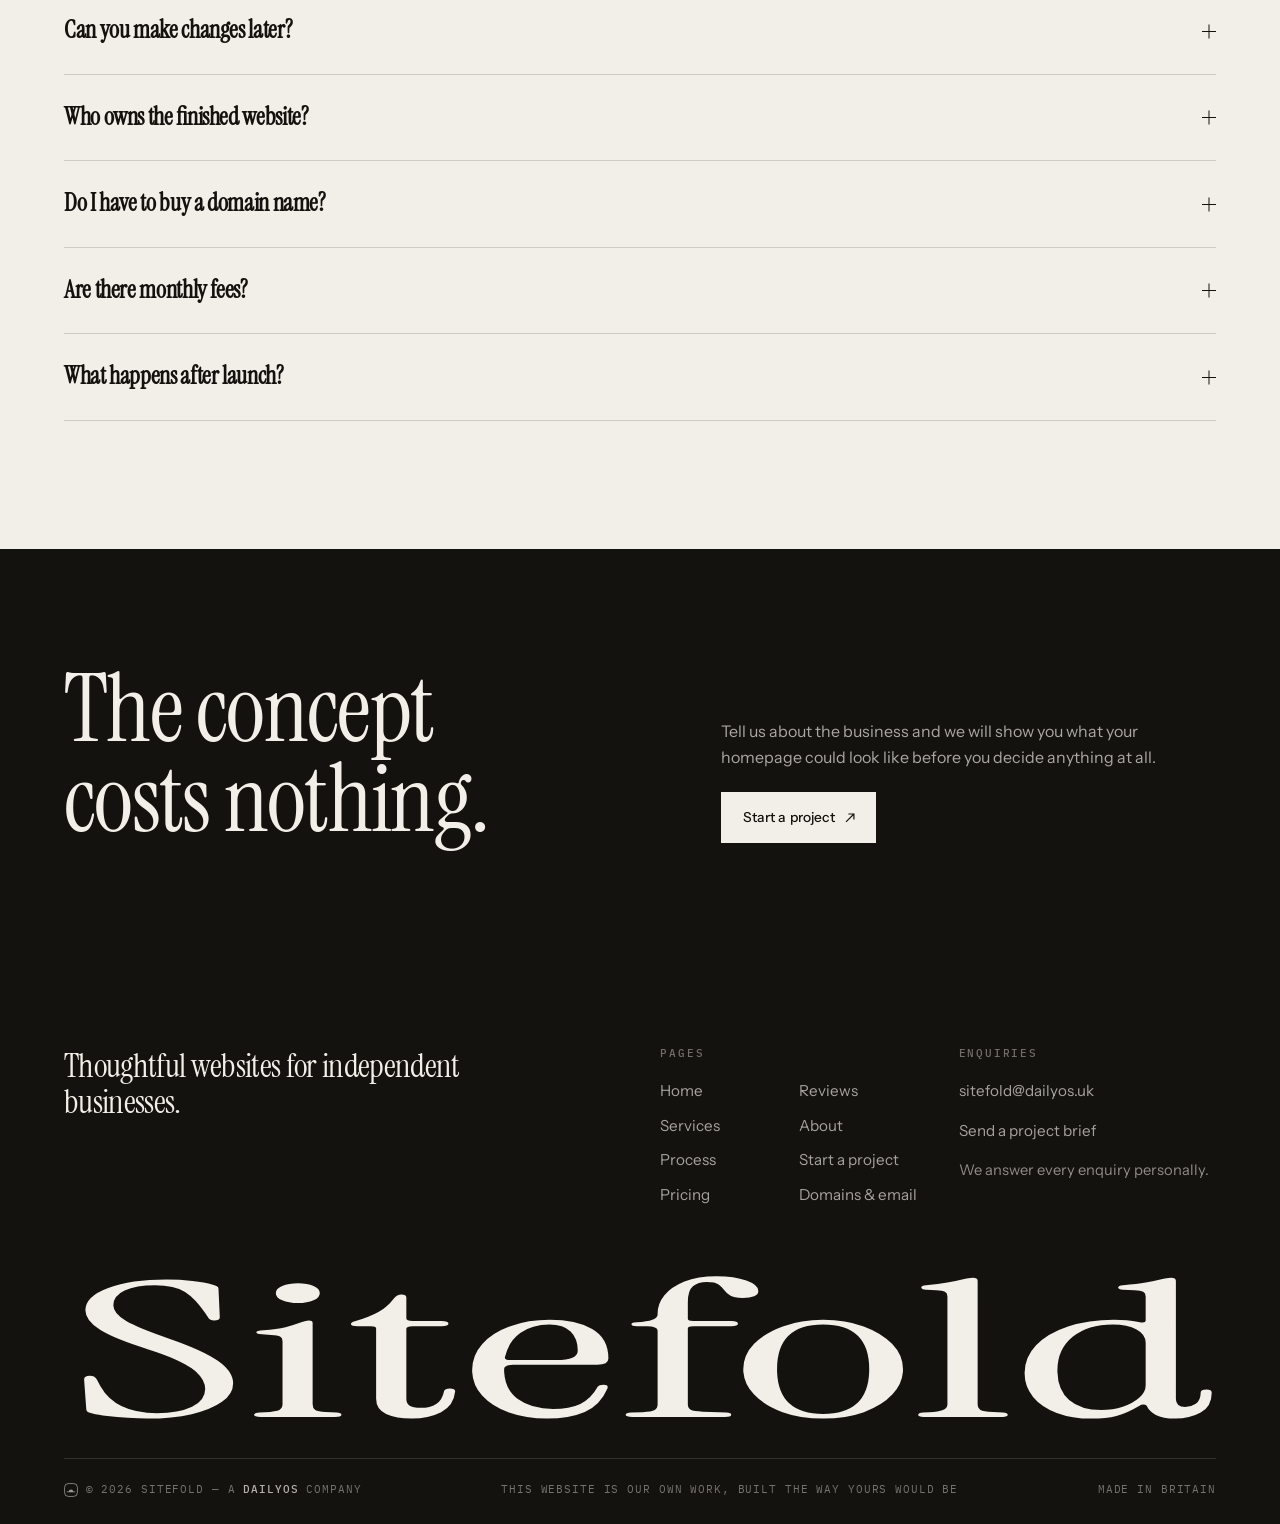
<file: pricing/index.html>
<!doctype html>
<html lang="en-GB">
<head>
<meta charset="utf-8">
<meta name="viewport" content="width=device-width, initial-scale=1, viewport-fit=cover">
<title>Pricing — Sitefold</title>
<meta name="description" content="A complete website for a one-time fee of £500, with no required monthly fees. Update rates, an optional plan, a free address, and domains from £15 a year with business email.">
<link rel="canonical" href="https://sitefold.dailyos.uk/pricing/">
<meta name="theme-color" content="#f2efe8" media="(prefers-color-scheme: light)">
<meta name="theme-color" content="#14120f" media="(prefers-color-scheme: dark)">
<meta name="author" content="Sitefold">
<meta property="og:type" content="website">
<meta property="og:site_name" content="Sitefold">
<meta property="og:title" content="Sitefold — pricing">
<meta property="og:description" content="A complete website for a one-time fee of £500, with no required monthly fees. Update rates, an optional plan, a free address, and domains from £15 a year with business email.">
<meta property="og:url" content="https://sitefold.dailyos.uk/pricing/">
<meta property="og:image" content="https://sitefold.dailyos.uk/assets/img/og.png">
<meta property="og:image:width" content="1200">
<meta property="og:image:height" content="630">
<meta property="og:locale" content="en_GB">
<meta name="twitter:card" content="summary_large_image">
<meta name="twitter:title" content="Sitefold — pricing">
<meta name="twitter:description" content="A complete website for a one-time fee of £500, with no required monthly fees. Update rates, an optional plan, a free address, and domains from £15 a year with business email.">
<meta name="twitter:image" content="https://sitefold.dailyos.uk/assets/img/og.png">
<link rel="icon" href="/assets/img/favicon.svg?v=fd45dff8" type="image/svg+xml">
<link rel="alternate icon" href="/assets/img/favicon.ico?v=d0af1856" sizes="any">
<link rel="apple-touch-icon" href="/assets/img/mark-180.png?v=9720e1a6">
<link rel="preconnect" href="https://fonts.googleapis.com">
<link rel="preconnect" href="https://fonts.gstatic.com" crossorigin>
<link rel="stylesheet" href="https://fonts.googleapis.com/css2?family=Instrument+Sans:ital,wght@0,400..700;1,400..700&family=Instrument+Serif:ital@0;1&family=IBM+Plex+Mono:wght@400;500&display=swap">
<script>if(location.search.indexOf("embed")>-1)document.documentElement.classList.add("embed");</script>
<link rel="stylesheet" href="/assets/css/base.css?v=5db19da9">
<link rel="stylesheet" href="/assets/css/ui.css?v=ca3acc01">
<link rel="stylesheet" href="/assets/css/pages.css?v=9652ef86">
<link rel="stylesheet" href="/assets/css/home.css?v=e2fa3057">

</head>
<body class="">
<div class="curtain" aria-hidden="true"></div>
<div class="prog" aria-hidden="true"></div>
<a class="skip" href="#main">Skip to content</a>
<header class="nav">
  <div class="nav-in">
    <a class="mark" href="/" aria-label="Sitefold — home">
      <svg viewBox="0 0 20 20" fill="none" stroke="currentColor" stroke-width="1.3" aria-hidden="true">
        <path class="fold-a" d="M.65.65h12.2L19.35 7.1v12.25H.65z"/>
        <path class="fold-b" d="M12.85.65V7.1h6.5"/>
      </svg>
      <span>Sitefold</span>
    </a>
    <p class="parent">
      <span class="parent-t">Sitefold, a</span>
      <a class="parent-logo" href="https://dailyos.uk" target="_blank" rel="noopener"
         aria-label="DailyOS — opens dailyos.uk in a new tab">
        <img src="/assets/img/dailyos.png?v=3362a1ba" alt="DailyOS" width="215" height="58" loading="lazy" decoding="async">
      </a>
      <span class="parent-t">Company</span>
    </p>
    <nav class="nav-links" aria-label="Primary">
      <a href="/services/">Services</a>
      <a href="/process/">Process</a>
      <a href="/pricing/" aria-current="page">Pricing</a>
      <a href="/reviews/">Reviews</a>
      <a href="/about/">About</a>
    </nav>
    <div class="nav-cta">
      <a class="btn" href="/contact/" data-magnet="0.2">Start a project<svg class="arw" viewBox="0 0 10 10" fill="none" stroke="currentColor" stroke-width="1.2" aria-hidden="true"><path d="M1 9 9 1M3.4 1H9v5.6"/></svg></a>
      <button class="burger" aria-expanded="false" aria-controls="menu" aria-label="Menu"><span></span><span></span></button>
    </div>
  </div>
</header>

<div class="menu" id="menu" aria-hidden="true">
  <div class="menu-in">
    <ul class="menu-list">
      <li><a href="/"><span class="num">01</span>Home</a></li>
      <li><a href="/services/"><span class="num">02</span>Services</a></li>
      <li><a href="/process/"><span class="num">03</span>Process</a></li>
      <li><a href="/pricing/"><span class="num">04</span>Pricing</a></li>
      <li><a href="/reviews/"><span class="num">05</span>Reviews</a></li>
      <li><a href="/about/"><span class="num">06</span>About</a></li>
      <li><a href="/contact/"><span class="num">07</span>Start a project</a></li>
    </ul>
    <div class="menu-foot">
      <p>Thoughtfully designed websites for businesses ready to make a better first impression.<br>
      <span class="menu-parent">Sitefold is a DailyOS company.</span></p>
      <a class="ul on" href="mailto:sitefold@dailyos.uk">sitefold@dailyos.uk</a>
    </div>
  </div>
</div>
<main id="main">

<section class="ph">
  <div class="wrap">
    <p class="eyebrow ph-eyebrow" data-rv="fade">Pricing</p>
    <h1 class="d1 ph-h" data-lines-split>One price.<br>Paid once.<br><em>No monthly fees.</em></h1>
    <div class="ph-foot">
      <p class="lede" data-rv="up" style="--rv-d:200ms">A complete website for a one-time fee. Everything that might come afterwards is priced here too, so there is nothing to find out later.</p>
      <p class="ph-note num" data-rv="up" style="--rv-d:280ms">Free concept first<br>No deposit<br>One invoice, on approval</p>
    </div>
  </div>
</section>

<section class="pr sec-tight">
  <div class="wrap">
    <div class="cur" data-rv="fade">
      <span class="cur-lab">Show prices in</span>
      <div class="cur-seg" role="group" aria-label="Choose a currency"></div>
      <p class="cur-note" data-cur-note hidden>Converted from pounds at an indicative rate, as a guide. Invoices are issued in pounds sterling.</p>
      <p class="vh" role="status" data-cur-live></p>
    </div>

    <div class="pr-main" data-rv="up">
      <div class="pr-card pr-plus">
        <div class="pr-top"><h2>A complete website</h2><span class="tag accent">One-time</span></div>
        <p class="pr-price" data-gbp="500">£500</p>
        <p class="pr-for">Everything needed to give customers a clear place to find you online.</p>
        <ul class="pr-inc">
          <li>Design and build, to your direction</li>
          <li>Mobile optimisation</li>
          <li>Your services and prices, set out clearly</li>
          <li>Contact information and a working enquiry form</li>
          <li>Opening hours, location and directions</li>
          <li>Fast, accessible, hand-written pages</li>
          <li>Launch, with us on the call</li>
          <li>A free concept before you commit to anything</li>
        </ul>
        <a class="btn on-ink" href="/contact/">Start a project<svg class="arw" viewBox="0 0 10 10" fill="none" stroke="currentColor" stroke-width="1.2" aria-hidden="true"><path d="M1 9 9 1M3.4 1H9v5.6"/></svg></a>
        <p class="pr-mini">No deposit. One invoice, payable when you are happy with it.</p>
      </div>
      <ul class="pr-side" data-stagger="70">
        <li data-rv="up"><span class="num">After launch</span><b data-gbp="50" data-pre="from ">from £50</b><p>Standard updates: new photographs, changed prices, a rewritten section. Priced individually, and never compulsory.</p></li>
        <li data-rv="up"><span class="num">Optional update plan</span><b data-gbp="45" data-suf=" a month">£45 a month</b><p>Up to five updates a month for one fee, for a business whose website changes often. Cancel whenever you like.</p></li>
        <li data-rv="up"><span class="num">Larger work</span><b>Quoted</b><p>New pages, new sections, a second location. Always quoted in writing before a minute is spent on it.</p></li>
        <li data-rv="up"><span class="num">Free address</span><b>yourbusiness<span class="pr-dim">.vercel.app</span></b><p>If you would rather not buy a domain, your website goes live at an address in this format at no cost. This website uses one.</p></li>
      </ul>
    </div>

    <div class="pr-domain" data-rv="up" id="domains">
      <div class="pr-domainhead">
        <p class="eyebrow">Also available</p>
        <h2 class="d3">Domain name<br>and business email.</h2>
      </div>
      <div class="pr-domainbody">
        <p class="body-lg">We also offer a domain name service. We find the name, register it, point it at your website and set up the addresses people actually write to, so nothing important lands in a personal inbox with somebody else's brand in the name.</p>
        <dl class="pr-domainlist">
          <div><dt>Domain name</dt><dd data-gbp="15" data-pre="from " data-suf=" a year">from £15 a year</dd><p>Domains start at £15 a year. The exact cost depends on the name itself, and we check first and tell you before anything is bought.</p></div>
          <div><dt>Business email</dt><dd>Up to three included</dd><p>Three professional addresses on your own domain, set up on your phone and your computer before you need them.</p></div>
          <div><dt>Additional addresses</dt><dd data-gbp="5" data-suf=" each">£5 each</dd><p>For a second location, a new member of staff, or accounts kept separate from enquiries.</p></div>
        </dl>
        <p class="pr-example"><span class="num">For example</span><b>enquiries@yourchosendomain.com</b></p>
        <p class="pr-small" style="padding-top:0">Not interested? That is completely fine. The free address above costs nothing and works exactly the same way.</p>
      </div>
    </div>
  </div>
</section>

<section class="pr-faq sec">
  <div class="wrap">
    <div class="sec-head">
      <p class="eyebrow">Questions</p>
      <h2 class="d3" data-rv="up">The things<br>everybody asks.</h2>
      <p class="sec-aside body-lg" data-rv="up" style="--rv-d:120ms">And a few things people only think to ask after they have paid somebody else.</p>
    </div>
    <div class="pr-faqlist" data-acc-single>
        <div class="acc-item">
          <h3><button class="acc-btn" type="button" aria-expanded="false" aria-controls="fq0">How long does a website take?<span class="acc-ico" aria-hidden="true"></span></button></h3>
          <div class="acc-panel" id="fq0" data-open="false"><div><p>It depends on the site, and mostly on how quickly the words and photographs come together — that is almost always the part that sets the pace, which is why we send a checklist early. Once we have seen what is involved we give you a realistic timeframe and keep you posted rather than going quiet.</p></div></div>
        </div>
        <div class="acc-item">
          <h3><button class="acc-btn" type="button" aria-expanded="false" aria-controls="fq1">What do I need to provide?<span class="acc-ico" aria-hidden="true"></span></button></h3>
          <div class="acc-panel" id="fq1" data-open="false"><div><p>Photographs, opening hours, prices, and anything already written about the business. If you have a logo, that too. If any of it is missing we will tell you what would help most and what can wait.</p></div></div>
        </div>
        <div class="acc-item">
          <h3><button class="acc-btn" type="button" aria-expanded="false" aria-controls="fq2">Can Sitefold write my website copy?<span class="acc-ico" aria-hidden="true"></span></button></h3>
          <div class="acc-panel" id="fq2" data-open="false"><div><p>We will edit and shape what you give us as part of the price, and that gets most businesses where they need to be. If a site needs writing from scratch we quote for it separately rather than pretending it is free.</p></div></div>
        </div>
        <div class="acc-item">
          <h3><button class="acc-btn" type="button" aria-expanded="false" aria-controls="fq3">Can you use my existing logo?<span class="acc-ico" aria-hidden="true"></span></button></h3>
          <div class="acc-panel" id="fq3" data-open="false"><div><p>Yes. Send whatever you have, including a photograph of a sign if that is all there is. If the file is not good enough to use at full size we will say so and suggest the cheapest way to fix it.</p></div></div>
        </div>
        <div class="acc-item">
          <h3><button class="acc-btn" type="button" aria-expanded="false" aria-controls="fq4">Can you redesign my current website?<span class="acc-ico" aria-hidden="true"></span></button></h3>
          <div class="acc-panel" id="fq4" data-open="false"><div><p>Yes, and existing content can usually be carried across. We will keep anything worth keeping and be straight with you about what is not.</p></div></div>
        </div>
        <div class="acc-item">
          <h3><button class="acc-btn" type="button" aria-expanded="false" aria-controls="fq5">Do I choose how it looks?<span class="acc-ico" aria-hidden="true"></span></button></h3>
          <div class="acc-panel" id="fq5" data-open="false"><div><p>You do. The typefaces, the colours and the overall feel are your call. Our job is to take that direction and make it work properly on every page and every screen.</p></div></div>
        </div>
        <div class="acc-item">
          <h3><button class="acc-btn" type="button" aria-expanded="false" aria-controls="fq6">Will my website work on phones?<span class="acc-ico" aria-hidden="true"></span></button></h3>
          <div class="acc-panel" id="fq6" data-open="false"><div><p>Yes, and it is designed for phones first rather than shrunk down afterwards. Most visitors will arrive on one, so that is the layout we start with.</p></div></div>
        </div>
        <div class="acc-item">
          <h3><button class="acc-btn" type="button" aria-expanded="false" aria-controls="fq7">Can you make changes later?<span class="acc-ico" aria-hidden="true"></span></button></h3>
          <div class="acc-panel" id="fq7" data-open="false"><div><p>Yes. Standard updates start at £50. If your site changes often there is an optional plan at £45 a month covering up to five updates. Neither is compulsory.</p></div></div>
        </div>
        <div class="acc-item">
          <h3><button class="acc-btn" type="button" aria-expanded="false" aria-controls="fq8">Who owns the finished website?<span class="acc-ico" aria-hidden="true"></span></button></h3>
          <div class="acc-panel" id="fq8" data-open="false"><div><p>You do. The design, the code and the content are yours outright once the invoice is paid. If you ever want to move it elsewhere, we hand over the files without making it difficult.</p></div></div>
        </div>
        <div class="acc-item">
          <h3><button class="acc-btn" type="button" aria-expanded="false" aria-controls="fq9">Do I have to buy a domain name?<span class="acc-ico" aria-hidden="true"></span></button></h3>
          <div class="acc-panel" id="fq9" data-open="false"><div><p>No. If you would rather not, your website goes live free at an address like yourbusiness.vercel.app, which works exactly the same way. This website uses one. If you do want your own name, our domain service starts at £15 a year and includes up to three business email addresses.</p></div></div>
        </div>
        <div class="acc-item">
          <h3><button class="acc-btn" type="button" aria-expanded="false" aria-controls="fq10">Are there monthly fees?<span class="acc-ico" aria-hidden="true"></span></button></h3>
          <div class="acc-panel" id="fq10" data-open="false"><div><p>Not unless you choose the optional update plan. There is no retainer, no licence and nothing that renews on its own. A domain, if you buy one, renews once a year in your name.</p></div></div>
        </div>
        <div class="acc-item">
          <h3><button class="acc-btn" type="button" aria-expanded="false" aria-controls="fq11">What happens after launch?<span class="acc-ico" aria-hidden="true"></span></button></h3>
          <div class="acc-panel" id="fq11" data-open="false"><div><p>We stay close after it goes live, because that is when the small things surface. After that you can leave it alone entirely, or send changes as they come up.</p></div></div>
        </div>
    </div>
  </div>
</section>

<section class="pj-end">
  <div class="wrap">
    <div class="wk-endin">
      <h2 class="d2">The concept<br>costs nothing.</h2>
      <div>
        <p class="body-lg">Tell us about the business and we will show you what your homepage could look like before you decide anything at all.</p>
        <a class="btn" href="/contact/" data-magnet="0.25">Start a project<svg class="arw" viewBox="0 0 10 10" fill="none" stroke="currentColor" stroke-width="1.2" aria-hidden="true"><path d="M1 9 9 1M3.4 1H9v5.6"/></svg></a>
      </div>
    </div>
  </div>
</section>

</main><footer class="foot">
  <div class="wrap">
    <div class="foot-grid">
      <p class="foot-lede">Thoughtful websites for independent businesses.</p>
      <div class="foot-nav">
        <h3>Pages</h3>
        <ul>
          <li><a href="/">Home</a></li>
          <li><a href="/reviews/">Reviews</a></li>
          <li><a href="/services/">Services</a></li>
          <li><a href="/about/">About</a></li>
          <li><a href="/process/">Process</a></li>
          <li><a href="/contact/">Start a project</a></li>
          <li><a href="/pricing/">Pricing</a></li>
          <li><a href="/pricing/#domains">Domains &amp; email</a></li>
        </ul>
      </div>
      <div class="foot-meta">
        <h3>Enquiries</h3>
        <p><a class="ul" href="mailto:sitefold@dailyos.uk">sitefold@dailyos.uk</a></p>
        <p style="margin-top:12px"><a class="ul" href="/contact/">Send a project brief</a></p>
        <p style="margin-top:14px;color:rgba(242,239,232,.55);font-size:.92rem">We answer every enquiry personally.</p>
      </div>
    </div>
  </div>
  <div class="wrap">
    <div class="wordmark" aria-hidden="true">
      <svg viewBox="0 0 1200 176" preserveAspectRatio="xMidYMid meet">
        <defs><clipPath id="wmclip"><rect x="0" y="0" width="1200" height="176"/></clipPath></defs>
        <g clip-path="url(#wmclip)">
          <text class="lt" x="600" y="152" text-anchor="middle" textLength="1196" lengthAdjust="spacingAndGlyphs"
                font-family="Instrument Serif, Georgia, serif" font-size="196" fill="currentColor">Sitefold</text>
        </g>
      </svg>
    </div>
  </div>
  <div class="wrap">
    <div class="foot-base">
      <span class="foot-parent"><svg class="dos-mark" viewBox="0 0 20 20" fill="none" aria-hidden="true"><rect x=".8" y=".8" width="18.4" height="18.4" rx="5.6" stroke="currentColor" stroke-width="1.15"/><path d="M4.4 12.6h11.2" stroke="currentColor" stroke-width="1.15" stroke-linecap="round"/><path d="M6.8 12.6a3.2 3.2 0 0 1 6.4 0z" fill="currentColor"/></svg><span>&copy; <span data-year>2026</span> Sitefold &mdash; a <a href="https://dailyos.uk" target="_blank" rel="noopener"><b>DailyOS</b></a> company</span></span>
      <span>This website is our own work, built the way yours would be</span>
      <span>Made in Britain</span>
    </div>
  </div>
</footer>
<script src="/assets/js/site.js?v=d1717904" defer></script>
<script src="/assets/js/currency.js?v=06c8cb5c" defer></script>
</body>
</html>
</file>
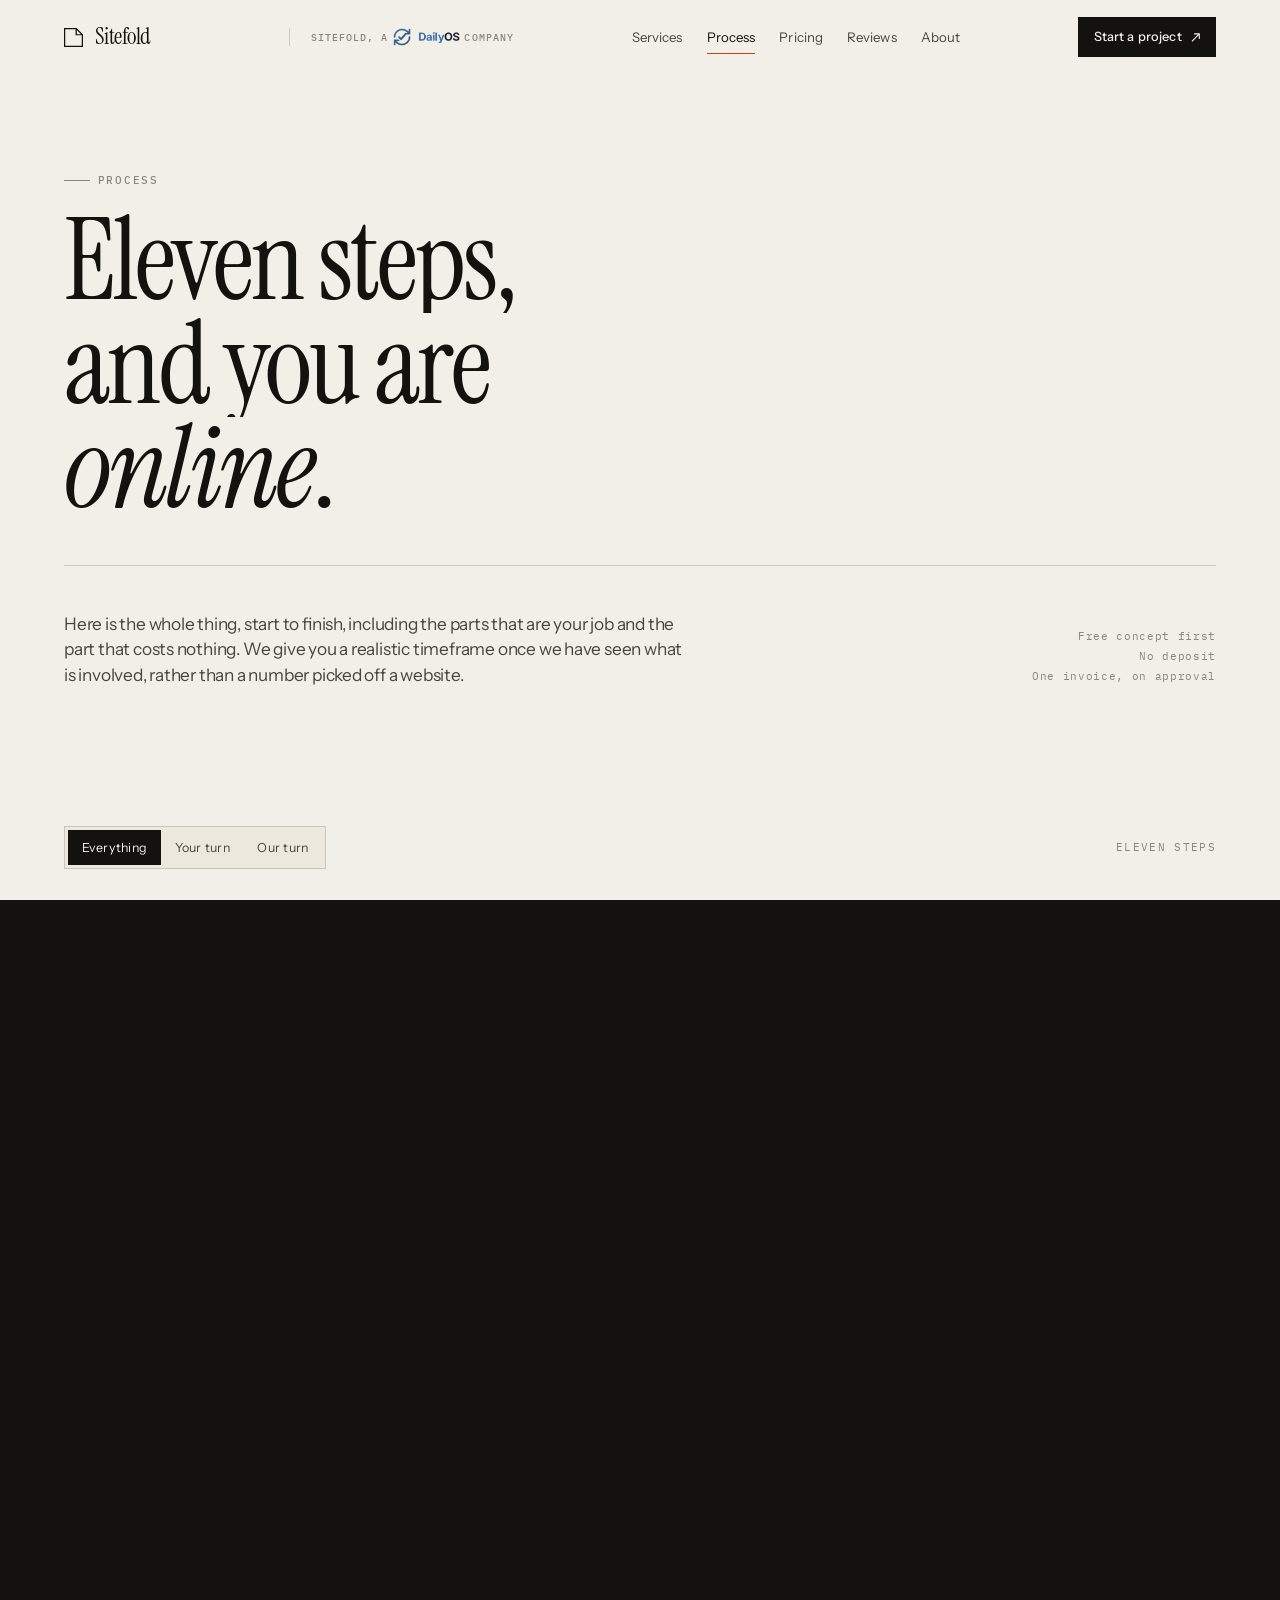
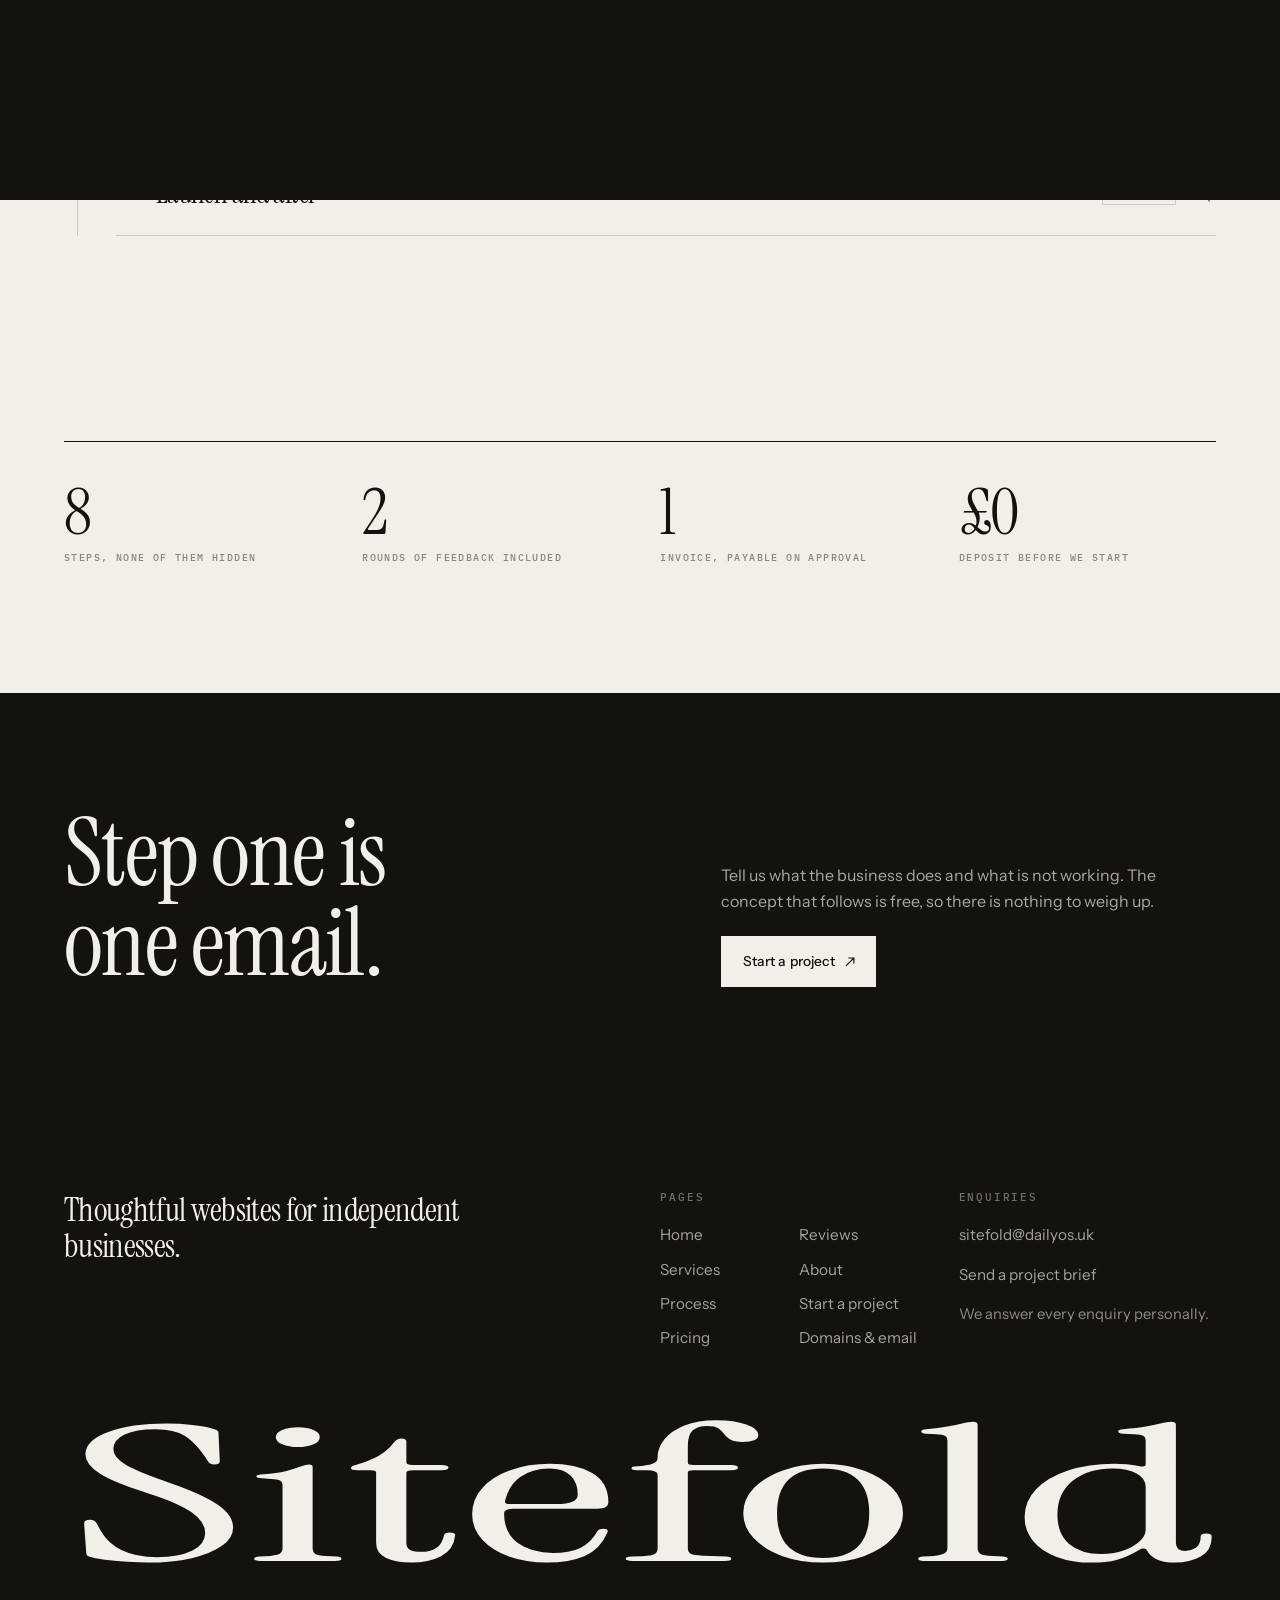
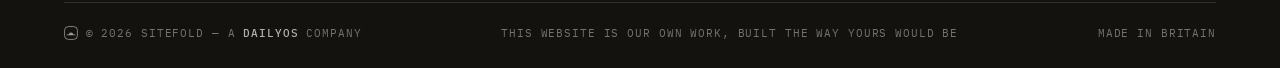
<file: process/index.html>
<!doctype html>
<html lang="en-GB">
<head>
<meta charset="utf-8">
<meta name="viewport" content="width=device-width, initial-scale=1, viewport-fit=cover">
<title>Process — Sitefold</title>
<meta name="description" content="The whole client journey, from first enquiry to future updates. A free concept before you commit, and one invoice payable on approval.">
<link rel="canonical" href="https://sitefold.dailyos.uk/process/">
<meta name="theme-color" content="#f2efe8" media="(prefers-color-scheme: light)">
<meta name="theme-color" content="#14120f" media="(prefers-color-scheme: dark)">
<meta name="author" content="Sitefold">
<meta property="og:type" content="website">
<meta property="og:site_name" content="Sitefold">
<meta property="og:title" content="Sitefold — how a project runs">
<meta property="og:description" content="The whole client journey, from first enquiry to future updates. A free concept before you commit, and one invoice payable on approval.">
<meta property="og:url" content="https://sitefold.dailyos.uk/process/">
<meta property="og:image" content="https://sitefold.dailyos.uk/assets/img/og.png">
<meta property="og:image:width" content="1200">
<meta property="og:image:height" content="630">
<meta property="og:locale" content="en_GB">
<meta name="twitter:card" content="summary_large_image">
<meta name="twitter:title" content="Sitefold — how a project runs">
<meta name="twitter:description" content="The whole client journey, from first enquiry to future updates. A free concept before you commit, and one invoice payable on approval.">
<meta name="twitter:image" content="https://sitefold.dailyos.uk/assets/img/og.png">
<link rel="icon" href="/assets/img/favicon.svg?v=fd45dff8" type="image/svg+xml">
<link rel="alternate icon" href="/assets/img/favicon.ico?v=d0af1856" sizes="any">
<link rel="apple-touch-icon" href="/assets/img/mark-180.png?v=9720e1a6">
<link rel="preconnect" href="https://fonts.googleapis.com">
<link rel="preconnect" href="https://fonts.gstatic.com" crossorigin>
<link rel="stylesheet" href="https://fonts.googleapis.com/css2?family=Instrument+Sans:ital,wght@0,400..700;1,400..700&family=Instrument+Serif:ital@0;1&family=IBM+Plex+Mono:wght@400;500&display=swap">
<script>if(location.search.indexOf("embed")>-1)document.documentElement.classList.add("embed");</script>
<link rel="stylesheet" href="/assets/css/base.css?v=5db19da9">
<link rel="stylesheet" href="/assets/css/ui.css?v=ca3acc01">
<link rel="stylesheet" href="/assets/css/pages.css?v=9652ef86">

</head>
<body class="">
<div class="curtain" aria-hidden="true"></div>
<div class="prog" aria-hidden="true"></div>
<a class="skip" href="#main">Skip to content</a>
<header class="nav">
  <div class="nav-in">
    <a class="mark" href="/" aria-label="Sitefold — home">
      <svg viewBox="0 0 20 20" fill="none" stroke="currentColor" stroke-width="1.3" aria-hidden="true">
        <path class="fold-a" d="M.65.65h12.2L19.35 7.1v12.25H.65z"/>
        <path class="fold-b" d="M12.85.65V7.1h6.5"/>
      </svg>
      <span>Sitefold</span>
    </a>
    <p class="parent">
      <span class="parent-t">Sitefold, a</span>
      <a class="parent-logo" href="https://dailyos.uk" target="_blank" rel="noopener"
         aria-label="DailyOS — opens dailyos.uk in a new tab">
        <img src="/assets/img/dailyos.png?v=3362a1ba" alt="DailyOS" width="215" height="58" loading="lazy" decoding="async">
      </a>
      <span class="parent-t">Company</span>
    </p>
    <nav class="nav-links" aria-label="Primary">
      <a href="/services/">Services</a>
      <a href="/process/" aria-current="page">Process</a>
      <a href="/pricing/">Pricing</a>
      <a href="/reviews/">Reviews</a>
      <a href="/about/">About</a>
    </nav>
    <div class="nav-cta">
      <a class="btn" href="/contact/" data-magnet="0.2">Start a project<svg class="arw" viewBox="0 0 10 10" fill="none" stroke="currentColor" stroke-width="1.2" aria-hidden="true"><path d="M1 9 9 1M3.4 1H9v5.6"/></svg></a>
      <button class="burger" aria-expanded="false" aria-controls="menu" aria-label="Menu"><span></span><span></span></button>
    </div>
  </div>
</header>

<div class="menu" id="menu" aria-hidden="true">
  <div class="menu-in">
    <ul class="menu-list">
      <li><a href="/"><span class="num">01</span>Home</a></li>
      <li><a href="/services/"><span class="num">02</span>Services</a></li>
      <li><a href="/process/"><span class="num">03</span>Process</a></li>
      <li><a href="/pricing/"><span class="num">04</span>Pricing</a></li>
      <li><a href="/reviews/"><span class="num">05</span>Reviews</a></li>
      <li><a href="/about/"><span class="num">06</span>About</a></li>
      <li><a href="/contact/"><span class="num">07</span>Start a project</a></li>
    </ul>
    <div class="menu-foot">
      <p>Thoughtfully designed websites for businesses ready to make a better first impression.<br>
      <span class="menu-parent">Sitefold is a DailyOS company.</span></p>
      <a class="ul on" href="mailto:sitefold@dailyos.uk">sitefold@dailyos.uk</a>
    </div>
  </div>
</div>
<main id="main">

<section class="ph">
  <div class="wrap">
    <p class="eyebrow ph-eyebrow" data-rv="fade">Process</p>
    <h1 class="d1 ph-h" data-lines-split>Eleven steps,<br>and you are<br><em>online</em>.</h1>
    <div class="ph-foot">
      <p class="lede" data-rv="up" style="--rv-d:200ms">Here is the whole thing, start to finish, including the parts that are your job and the part that costs nothing. We give you a realistic timeframe once we have seen what is involved, rather than a number picked off a website.</p>
      <p class="ph-note num" data-rv="up" style="--rv-d:280ms">Free concept first<br>No deposit<br>One invoice, on approval</p>
    </div>
  </div>
</section>

<section class="pj sec-tight" aria-labelledby="pj-h">
  <div class="wrap">
    <h2 class="vh" id="pj-h">The client journey</h2>
    <div class="pj-bar">
      <div class="seg" id="pj-seg" role="group" aria-label="Show steps by who does them">
        <span class="seg-pill" aria-hidden="true"></span>
        <button type="button" data-val="all" aria-selected="true">Everything</button>
        <button type="button" data-val="you" aria-selected="false">Your turn</button>
        <button type="button" data-val="sitefold" aria-selected="false">Our turn</button>
      </div>
      <p class="num pj-hint" aria-live="polite" id="pj-count">Eleven steps</p>
    </div>

    <div class="pj-wrap">
      <div class="pj-rail" aria-hidden="true"><span class="pj-fill" id="pj-fill"></span></div>
      <ol class="pj-list" id="pj-list">
      <li class="pj-step" data-who="sitefold">
        <button type="button" class="pj-btn" aria-expanded="false" aria-controls="pj01">
          <span class="pj-n">01</span>
          <span class="pj-t">Initial enquiry</span>
          <span class="pj-who">Our turn</span>
          <span class="acc-ico" aria-hidden="true"></span>
        </button>
        <div class="pj-panel acc-panel" id="pj01" data-open="false"><div>
          <p>You send the form on this site. We reply with either a straight yes and a rough shape for the project, or an honest no with a suggestion of who else to ask.</p>
          <p class="pj-need"><span class="num">What we need from you</span>Nothing but a description of the business.</p>
        </div></div>
      </li>
      <li class="pj-step" data-who="sitefold">
        <button type="button" class="pj-btn" aria-expanded="false" aria-controls="pj02">
          <span class="pj-n">02</span>
          <span class="pj-t">A free concept</span>
          <span class="pj-who">Our turn</span>
          <span class="acc-ico" aria-hidden="true"></span>
        </button>
        <div class="pj-panel acc-panel" id="pj02" data-open="false"><div>
          <p>Before you commit to anything, we put together a quick concept of what your homepage could look like. If you do not like it, that is where it ends and it has cost you nothing.</p>
          <p class="pj-need"><span class="num">What we need from you</span>Your logo if you have one, and a rough idea of the look you want.</p>
        </div></div>
      </li>
      <li class="pj-step" data-who="you">
        <button type="button" class="pj-btn" aria-expanded="false" aria-controls="pj03">
          <span class="pj-n">03</span>
          <span class="pj-t">Questions</span>
          <span class="pj-who">Your turn</span>
          <span class="acc-ico" aria-hidden="true"></span>
        </button>
        <div class="pj-panel acc-panel" id="pj03" data-open="false"><div>
          <p>A short set of questions. What you sell, who comes in, what people ring up to ask, and what you want the website to stop you having to explain.</p>
          <p class="pj-need"><span class="num">What we need from you</span>Your answers, typed however you like.</p>
        </div></div>
      </li>
      <li class="pj-step" data-who="you">
        <button type="button" class="pj-btn" aria-expanded="false" aria-controls="pj04">
          <span class="pj-n">04</span>
          <span class="pj-t">Content collection</span>
          <span class="pj-who">Your turn</span>
          <span class="acc-ico" aria-hidden="true"></span>
        </button>
        <div class="pj-panel acc-panel" id="pj04" data-open="false"><div>
          <p>Words and pictures. Most projects wait here rather than anywhere else, so we send a checklist, a folder to drop things into, and a nudge if it goes quiet.</p>
          <p class="pj-need"><span class="num">What we need from you</span>Photographs, opening hours, prices, and anything already written.</p>
        </div></div>
      </li>
      <li class="pj-step" data-who="both">
        <button type="button" class="pj-btn" aria-expanded="false" aria-controls="pj05">
          <span class="pj-n">05</span>
          <span class="pj-t">Direction</span>
          <span class="pj-who">Together</span>
          <span class="acc-ico" aria-hidden="true"></span>
        </button>
        <div class="pj-panel acc-panel" id="pj05" data-open="false"><div>
          <p>You choose the look: the typefaces, the colours, the feel of it. We show you the options side by side so it is a real choice rather than a guess.</p>
          <p class="pj-need"><span class="num">What we need from you</span>A preference, or a website you like the look of.</p>
        </div></div>
      </li>
      <li class="pj-step" data-who="sitefold">
        <button type="button" class="pj-btn" aria-expanded="false" aria-controls="pj06">
          <span class="pj-n">06</span>
          <span class="pj-t">Design</span>
          <span class="pj-who">Our turn</span>
          <span class="acc-ico" aria-hidden="true"></span>
        </button>
        <div class="pj-panel acc-panel" id="pj06" data-open="false"><div>
          <p>Real pages in a browser with your own words in them, starting with the homepage. No greeked text, no wireframes that look like nothing.</p>
          <p class="pj-need"><span class="num">What we need from you</span>Time to look at it on your own phone.</p>
        </div></div>
      </li>
      <li class="pj-step" data-who="you">
        <button type="button" class="pj-btn" aria-expanded="false" aria-controls="pj07">
          <span class="pj-n">07</span>
          <span class="pj-t">Feedback</span>
          <span class="pj-who">Your turn</span>
          <span class="acc-ico" aria-hidden="true"></span>
        </button>
        <div class="pj-panel acc-panel" id="pj07" data-open="false"><div>
          <p>One substantial round, then a smaller one. Say the awkward thing now. We would much rather hear it here than six months after launch.</p>
          <p class="pj-need"><span class="num">What we need from you</span>Comments in one place, in your own words.</p>
        </div></div>
      </li>
      <li class="pj-step" data-who="sitefold">
        <button type="button" class="pj-btn" aria-expanded="false" aria-controls="pj08">
          <span class="pj-n">08</span>
          <span class="pj-t">Development</span>
          <span class="pj-who">Our turn</span>
          <span class="acc-ico" aria-hidden="true"></span>
        </button>
        <div class="pj-panel acc-panel" id="pj08" data-open="false"><div>
          <p>The design becomes hand-written HTML and CSS. Forms wired up, content loaded, everything typed out rather than dragged in.</p>
          <p class="pj-need"><span class="num">What we need from you</span>Nothing. This part is ours.</p>
        </div></div>
      </li>
      <li class="pj-step" data-who="sitefold">
        <button type="button" class="pj-btn" aria-expanded="false" aria-controls="pj09">
          <span class="pj-n">09</span>
          <span class="pj-t">Testing</span>
          <span class="pj-who">Our turn</span>
          <span class="acc-ico" aria-hidden="true"></span>
        </button>
        <div class="pj-panel acc-panel" id="pj09" data-open="false"><div>
          <p>Real phones, keyboard only, slow connection, and every form submitted to make sure it lands where it should.</p>
          <p class="pj-need"><span class="num">What we need from you</span>Nothing, though a second pair of eyes never hurts.</p>
        </div></div>
      </li>
      <li class="pj-step" data-who="you">
        <button type="button" class="pj-btn" aria-expanded="false" aria-controls="pj10">
          <span class="pj-n">10</span>
          <span class="pj-t">Payment</span>
          <span class="pj-who">Your turn</span>
          <span class="acc-ico" aria-hidden="true"></span>
        </button>
        <div class="pj-panel acc-panel" id="pj10" data-open="false"><div>
          <p>One invoice for £500, payable when you have seen the finished website and are happy with it. No deposit, and no instalments to keep track of.</p>
          <p class="pj-need"><span class="num">What we need from you</span>A bank transfer.</p>
        </div></div>
      </li>
      <li class="pj-step" data-who="both">
        <button type="button" class="pj-btn" aria-expanded="false" aria-controls="pj11">
          <span class="pj-n">11</span>
          <span class="pj-t">Launch and after</span>
          <span class="pj-who">Together</span>
          <span class="acc-ico" aria-hidden="true"></span>
        </button>
        <div class="pj-panel acc-panel" id="pj11" data-open="false"><div>
          <p>Live on your own domain, or on a free address if you would rather not buy one. After that: standard updates from £50, or an optional plan at £45 a month for up to five updates. Nothing renews unless you ask for it.</p>
          <p class="pj-need"><span class="num">What we need from you</span>An email when something changes.</p>
        </div></div>
      </li>
      </ol>
    </div>
  </div>
</section>

<section class="pj-facts sec">
  <div class="wrap">
    <div class="pj-factgrid" data-stagger="90">
      <div class="stat" data-rv="up"><b data-count="11">0</b><span>Steps, none of them hidden</span></div>
      <div class="stat" data-rv="up"><b data-count="2">0</b><span>Rounds of feedback included</span></div>
      <div class="stat" data-rv="up"><b data-count="1">0</b><span>Invoice, payable on approval</span></div>
      <div class="stat" data-rv="up"><b data-count="0" data-pre="£">0</b><span>Deposit before we start</span></div>
    </div>
  </div>
</section>

<section class="pj-end">
  <div class="wrap">
    <div class="wk-endin">
      <h2 class="d2">Step one is<br>one email.</h2>
      <div>
        <p class="body-lg">Tell us what the business does and what is not working. The concept that follows is free, so there is nothing to weigh up.</p>
        <a class="btn" href="/contact/" data-magnet="0.25">Start a project<svg class="arw" viewBox="0 0 10 10" fill="none" stroke="currentColor" stroke-width="1.2" aria-hidden="true"><path d="M1 9 9 1M3.4 1H9v5.6"/></svg></a>
      </div>
    </div>
  </div>
</section>

</main><footer class="foot">
  <div class="wrap">
    <div class="foot-grid">
      <p class="foot-lede">Thoughtful websites for independent businesses.</p>
      <div class="foot-nav">
        <h3>Pages</h3>
        <ul>
          <li><a href="/">Home</a></li>
          <li><a href="/reviews/">Reviews</a></li>
          <li><a href="/services/">Services</a></li>
          <li><a href="/about/">About</a></li>
          <li><a href="/process/">Process</a></li>
          <li><a href="/contact/">Start a project</a></li>
          <li><a href="/pricing/">Pricing</a></li>
          <li><a href="/pricing/#domains">Domains &amp; email</a></li>
        </ul>
      </div>
      <div class="foot-meta">
        <h3>Enquiries</h3>
        <p><a class="ul" href="mailto:sitefold@dailyos.uk">sitefold@dailyos.uk</a></p>
        <p style="margin-top:12px"><a class="ul" href="/contact/">Send a project brief</a></p>
        <p style="margin-top:14px;color:rgba(242,239,232,.55);font-size:.92rem">We answer every enquiry personally.</p>
      </div>
    </div>
  </div>
  <div class="wrap">
    <div class="wordmark" aria-hidden="true">
      <svg viewBox="0 0 1200 176" preserveAspectRatio="xMidYMid meet">
        <defs><clipPath id="wmclip"><rect x="0" y="0" width="1200" height="176"/></clipPath></defs>
        <g clip-path="url(#wmclip)">
          <text class="lt" x="600" y="152" text-anchor="middle" textLength="1196" lengthAdjust="spacingAndGlyphs"
                font-family="Instrument Serif, Georgia, serif" font-size="196" fill="currentColor">Sitefold</text>
        </g>
      </svg>
    </div>
  </div>
  <div class="wrap">
    <div class="foot-base">
      <span class="foot-parent"><svg class="dos-mark" viewBox="0 0 20 20" fill="none" aria-hidden="true"><rect x=".8" y=".8" width="18.4" height="18.4" rx="5.6" stroke="currentColor" stroke-width="1.15"/><path d="M4.4 12.6h11.2" stroke="currentColor" stroke-width="1.15" stroke-linecap="round"/><path d="M6.8 12.6a3.2 3.2 0 0 1 6.4 0z" fill="currentColor"/></svg><span>&copy; <span data-year>2026</span> Sitefold &mdash; a <a href="https://dailyos.uk" target="_blank" rel="noopener"><b>DailyOS</b></a> company</span></span>
      <span>This website is our own work, built the way yours would be</span>
      <span>Made in Britain</span>
    </div>
  </div>
</footer>
<script src="/assets/js/site.js?v=d1717904" defer></script>
<script src="/assets/js/process.js?v=b8f476b7" defer></script>
</body>
</html>
</file>
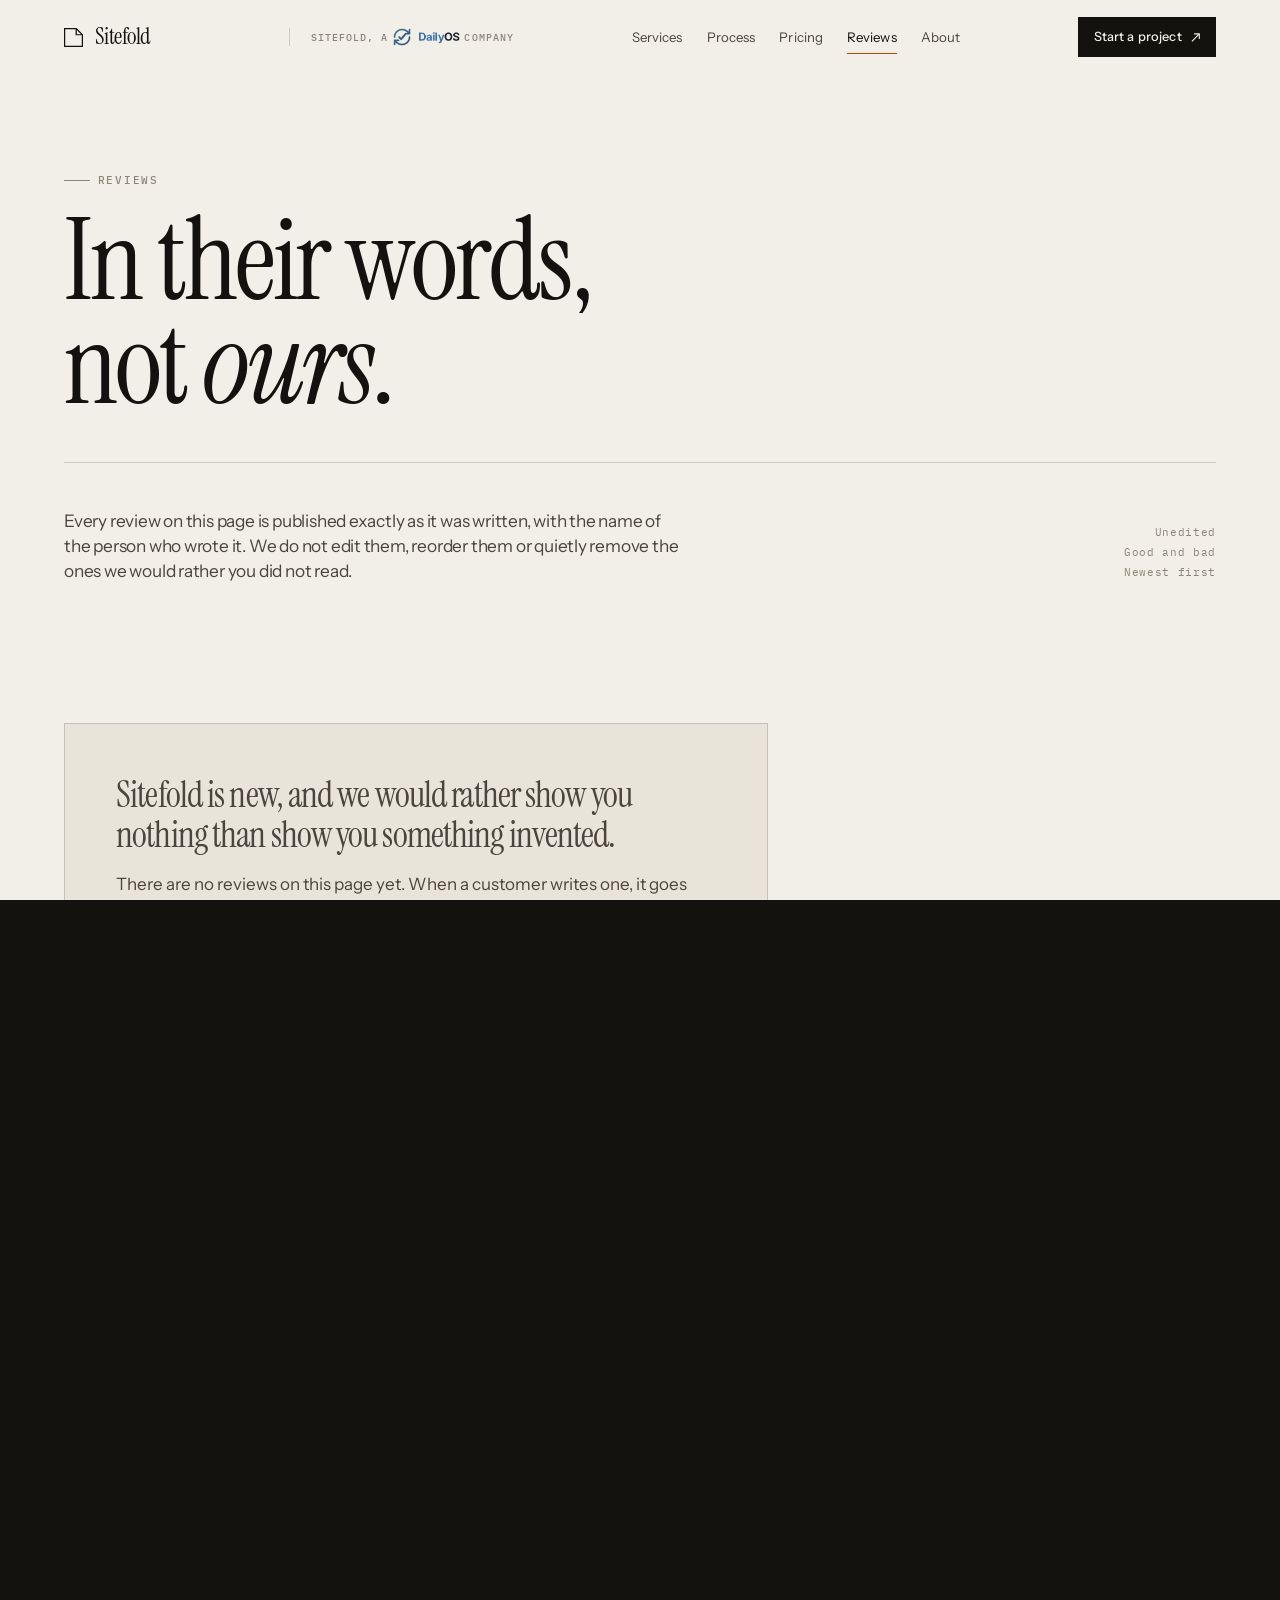
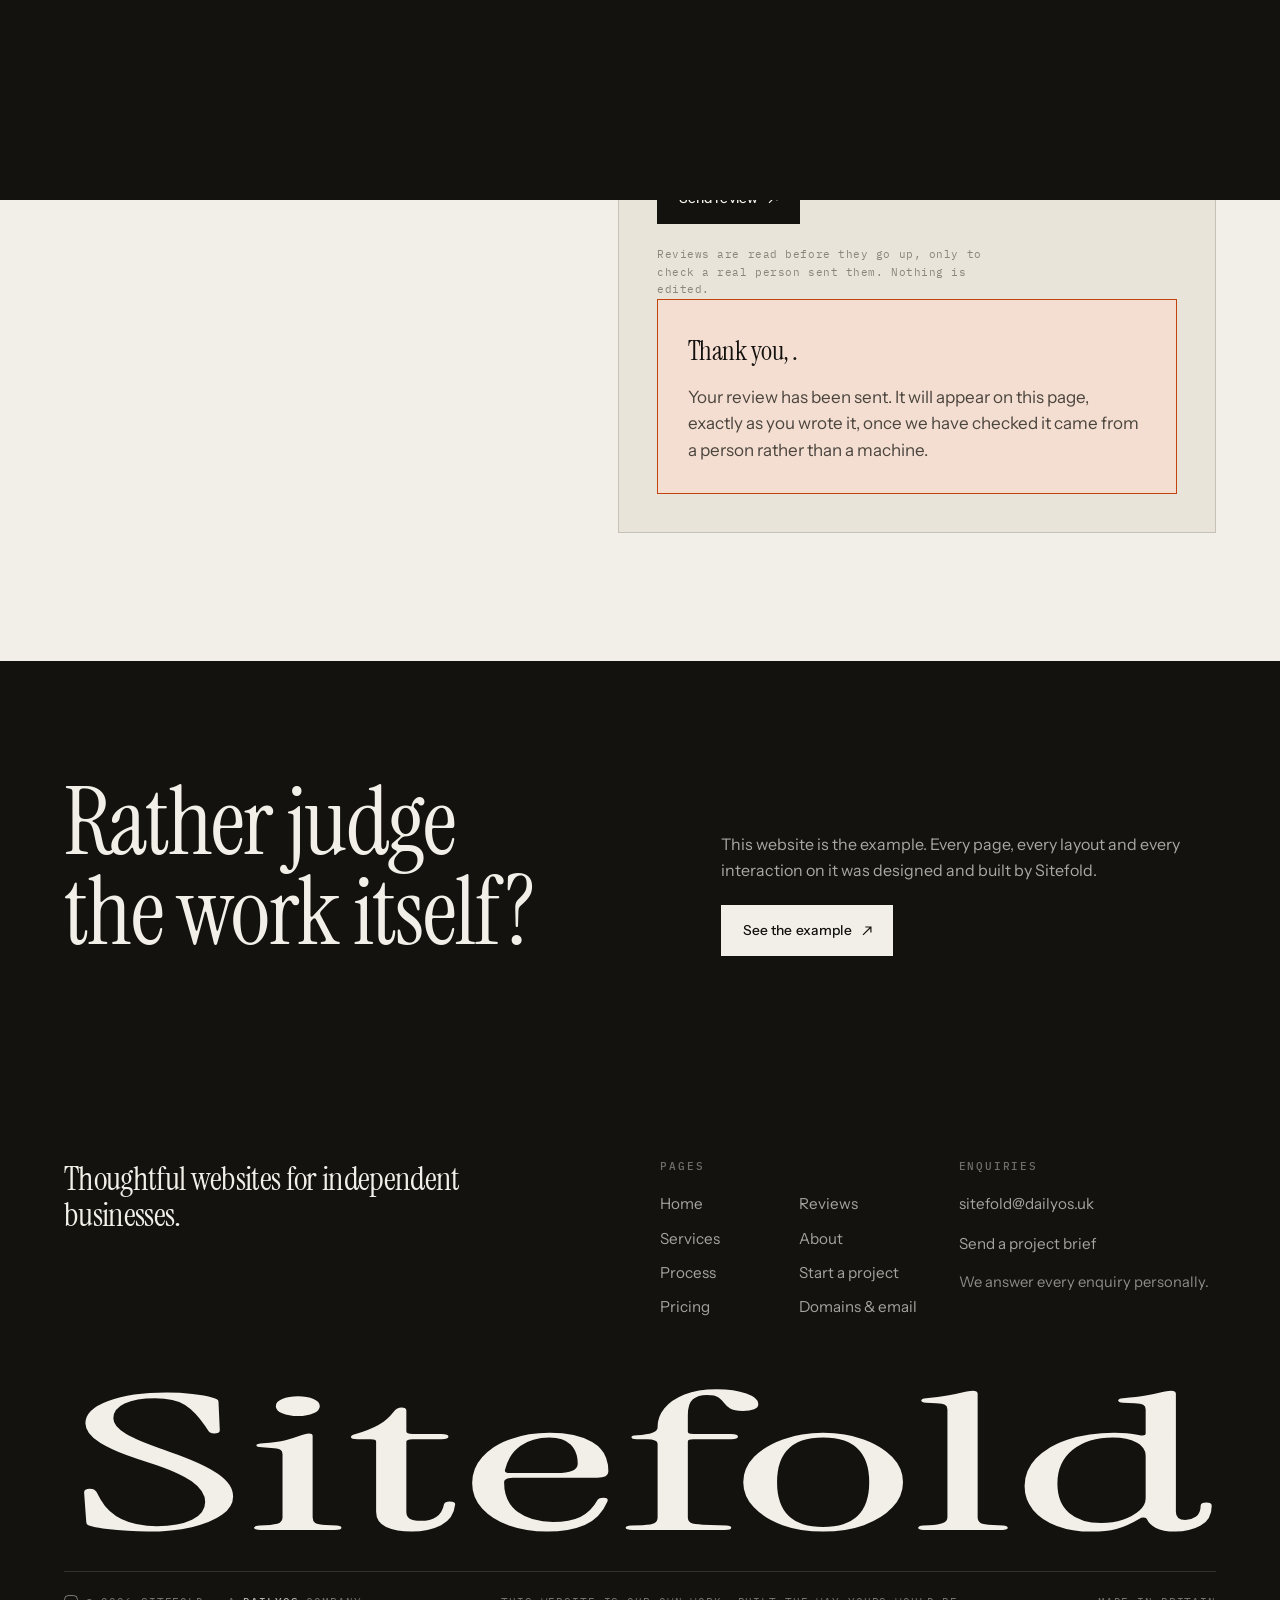
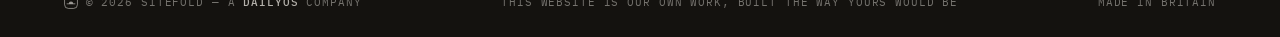
<file: reviews/index.html>
<!doctype html>
<html lang="en-GB">
<head>
<meta charset="utf-8">
<meta name="viewport" content="width=device-width, initial-scale=1, viewport-fit=cover">
<title>Reviews — Sitefold</title>
<meta name="description" content="Reviews of Sitefold, published exactly as they were written, with the name of the person who wrote them.">
<link rel="canonical" href="https://sitefold.dailyos.uk/reviews/">
<meta name="theme-color" content="#f2efe8" media="(prefers-color-scheme: light)">
<meta name="theme-color" content="#14120f" media="(prefers-color-scheme: dark)">
<meta name="author" content="Sitefold">
<meta property="og:type" content="website">
<meta property="og:site_name" content="Sitefold">
<meta property="og:title" content="Sitefold — reviews">
<meta property="og:description" content="Reviews of Sitefold, published exactly as they were written, with the name of the person who wrote them.">
<meta property="og:url" content="https://sitefold.dailyos.uk/reviews/">
<meta property="og:image" content="https://sitefold.dailyos.uk/assets/img/og.png">
<meta property="og:image:width" content="1200">
<meta property="og:image:height" content="630">
<meta property="og:locale" content="en_GB">
<meta name="twitter:card" content="summary_large_image">
<meta name="twitter:title" content="Sitefold — reviews">
<meta name="twitter:description" content="Reviews of Sitefold, published exactly as they were written, with the name of the person who wrote them.">
<meta name="twitter:image" content="https://sitefold.dailyos.uk/assets/img/og.png">
<link rel="icon" href="/assets/img/favicon.svg?v=fd45dff8" type="image/svg+xml">
<link rel="alternate icon" href="/assets/img/favicon.ico?v=d0af1856" sizes="any">
<link rel="apple-touch-icon" href="/assets/img/mark-180.png?v=9720e1a6">
<link rel="preconnect" href="https://fonts.googleapis.com">
<link rel="preconnect" href="https://fonts.gstatic.com" crossorigin>
<link rel="stylesheet" href="https://fonts.googleapis.com/css2?family=Instrument+Sans:ital,wght@0,400..700;1,400..700&family=Instrument+Serif:ital@0;1&family=IBM+Plex+Mono:wght@400;500&display=swap">
<script>if(location.search.indexOf("embed")>-1)document.documentElement.classList.add("embed");</script>
<link rel="stylesheet" href="/assets/css/base.css?v=5db19da9">
<link rel="stylesheet" href="/assets/css/ui.css?v=ca3acc01">
<link rel="stylesheet" href="/assets/css/pages.css?v=9652ef86">
<link rel="stylesheet" href="/assets/css/reviews.css?v=b5ce7ca6">
<link rel="stylesheet" href="/assets/css/bits.css?v=a1901d75">

</head>
<body class="">
<div class="curtain" aria-hidden="true"></div>
<div class="prog" aria-hidden="true"></div>
<a class="skip" href="#main">Skip to content</a>
<header class="nav">
  <div class="nav-in">
    <a class="mark" href="/" aria-label="Sitefold — home">
      <svg viewBox="0 0 20 20" fill="none" stroke="currentColor" stroke-width="1.3" aria-hidden="true">
        <path class="fold-a" d="M.65.65h12.2L19.35 7.1v12.25H.65z"/>
        <path class="fold-b" d="M12.85.65V7.1h6.5"/>
      </svg>
      <span>Sitefold</span>
    </a>
    <p class="parent">
      <span class="parent-t">Sitefold, a</span>
      <a class="parent-logo" href="https://dailyos.uk" target="_blank" rel="noopener"
         aria-label="DailyOS — opens dailyos.uk in a new tab">
        <img src="/assets/img/dailyos.png?v=3362a1ba" alt="DailyOS" width="215" height="58" loading="lazy" decoding="async">
      </a>
      <span class="parent-t">Company</span>
    </p>
    <nav class="nav-links" aria-label="Primary">
      <a href="/services/">Services</a>
      <a href="/process/">Process</a>
      <a href="/pricing/">Pricing</a>
      <a href="/reviews/" aria-current="page">Reviews</a>
      <a href="/about/">About</a>
    </nav>
    <div class="nav-cta">
      <a class="btn" href="/contact/" data-magnet="0.2">Start a project<svg class="arw" viewBox="0 0 10 10" fill="none" stroke="currentColor" stroke-width="1.2" aria-hidden="true"><path d="M1 9 9 1M3.4 1H9v5.6"/></svg></a>
      <button class="burger" aria-expanded="false" aria-controls="menu" aria-label="Menu"><span></span><span></span></button>
    </div>
  </div>
</header>

<div class="menu" id="menu" aria-hidden="true">
  <div class="menu-in">
    <ul class="menu-list">
      <li><a href="/"><span class="num">01</span>Home</a></li>
      <li><a href="/services/"><span class="num">02</span>Services</a></li>
      <li><a href="/process/"><span class="num">03</span>Process</a></li>
      <li><a href="/pricing/"><span class="num">04</span>Pricing</a></li>
      <li><a href="/reviews/"><span class="num">05</span>Reviews</a></li>
      <li><a href="/about/"><span class="num">06</span>About</a></li>
      <li><a href="/contact/"><span class="num">07</span>Start a project</a></li>
    </ul>
    <div class="menu-foot">
      <p>Thoughtfully designed websites for businesses ready to make a better first impression.<br>
      <span class="menu-parent">Sitefold is a DailyOS company.</span></p>
      <a class="ul on" href="mailto:sitefold@dailyos.uk">sitefold@dailyos.uk</a>
    </div>
  </div>
</div>
<main id="main">

<section class="ph">
  <div class="wrap">
    <p class="eyebrow ph-eyebrow" data-rv="fade">Reviews</p>
    <h1 class="d1 ph-h" data-lines-split>In their words,<br>not <em>ours</em>.</h1>
    <div class="ph-foot">
      <p class="lede" data-rv="up" style="--rv-d:200ms">Every review on this page is published exactly as it was written, with the name of the person who wrote it. We do not edit them, reorder them or quietly remove the ones we would rather you did not read.</p>
      <p class="ph-note num" data-rv="up" style="--rv-d:280ms">Unedited<br>Good and bad<br>Newest first</p>
    </div>
  </div>
</section>

<section class="rv sec-tight">
  <div class="wrap">
    <div id="rv-all"></div>
  </div>
</section>

<section class="rv-leave sec">
  <div class="wrap">
    <div class="rv-leavegrid">
      <div class="rv-leaveintro">
        <p class="eyebrow">Worked with us?</p>
        <h2 class="d3" data-rv="up">Leave a review.</h2>
        <p class="body-lg">It takes a minute, it goes up as written, and it helps the next small business decide whether to take a chance on a small studio.</p>
        <ul class="rv-policy" data-stagger="60">
          <li data-rv="up"><b>Published as written</b><span>We do not tidy up your grammar or trim the awkward bit.</span></li>
          <li data-rv="up"><b>Name attached</b><span>First name and business, so nobody has to wonder whether it is real.</span></li>
          <li data-rv="up"><b>Nothing removed</b><span>A poor review stays up. It is more useful to you than to us.</span></li>
        </ul>
      </div>

      <div class="rv-formwrap">
        <form id="rv-form" class="rv-form" novalidate>
          <div class="rv-rate">
            <span class="cur-lab">Your rating</span>
            <div class="rv-pick" role="group" aria-label="Choose a rating out of five"></div>
            <p class="rv-pickerr" role="alert"></p>
          </div>
          <label class="field"><input type="text" name="rvname" id="rvname" placeholder=" " required><span>Your name</span><em class="err">Please add your name</em></label>
          <label class="field"><input type="text" name="rvbiz" placeholder=" "><span>Business (optional)</span></label>
          <label class="field"><textarea name="rvtext" placeholder=" " required minlength="10" rows="5"></textarea><span>How did it go?</span><em class="err">A sentence or two is plenty</em></label>
          <button class="btn" type="submit">Send review<svg class="arw" viewBox="0 0 10 10" fill="none" stroke="currentColor" stroke-width="1.2" aria-hidden="true"><path d="M1 9 9 1M3.4 1H9v5.6"/></svg></button>
          <p class="cur-note">Reviews are read before they go up, only to check a real person sent them. Nothing is edited.</p>
        </form>
        <div class="dm-done" id="rv-done" hidden tabindex="-1">
          <h4>Thank you, <b class="rv-doneb"></b>.</h4>
          <p>Your review has been sent. It will appear on this page, exactly as you wrote it, once we have checked it came from a person rather than a machine.</p>
        </div>
      </div>
    </div>
  </div>
</section>

<section class="pj-end">
  <div class="wrap">
    <div class="wk-endin">
      <h2 class="d2">Rather judge<br>the work itself?</h2>
      <div>
        <p class="body-lg">This website is the example. Every page, every layout and every interaction on it was designed and built by Sitefold.</p>
        <a class="btn" href="/#example" data-magnet="0.25">See the example<svg class="arw" viewBox="0 0 10 10" fill="none" stroke="currentColor" stroke-width="1.2" aria-hidden="true"><path d="M1 9 9 1M3.4 1H9v5.6"/></svg></a>
      </div>
    </div>
  </div>
</section>

</main>
<footer class="foot">
  <div class="wrap">
    <div class="foot-grid">
      <p class="foot-lede">Thoughtful websites for independent businesses.</p>
      <div class="foot-nav">
        <h3>Pages</h3>
        <ul>
          <li><a href="/">Home</a></li>
          <li><a href="/reviews/">Reviews</a></li>
          <li><a href="/services/">Services</a></li>
          <li><a href="/about/">About</a></li>
          <li><a href="/process/">Process</a></li>
          <li><a href="/contact/">Start a project</a></li>
          <li><a href="/pricing/">Pricing</a></li>
          <li><a href="/pricing/#domains">Domains &amp; email</a></li>
        </ul>
      </div>
      <div class="foot-meta">
        <h3>Enquiries</h3>
        <p><a class="ul" href="mailto:sitefold@dailyos.uk">sitefold@dailyos.uk</a></p>
        <p style="margin-top:12px"><a class="ul" href="/contact/">Send a project brief</a></p>
        <p style="margin-top:14px;color:rgba(242,239,232,.55);font-size:.92rem">We answer every enquiry personally.</p>
      </div>
    </div>
  </div>
  <div class="wrap">
    <div class="wordmark" aria-hidden="true">
      <svg viewBox="0 0 1200 176" preserveAspectRatio="xMidYMid meet">
        <defs><clipPath id="wmclip"><rect x="0" y="0" width="1200" height="176"/></clipPath></defs>
        <g clip-path="url(#wmclip)">
          <text class="lt" x="600" y="152" text-anchor="middle" textLength="1196" lengthAdjust="spacingAndGlyphs"
                font-family="Instrument Serif, Georgia, serif" font-size="196" fill="currentColor">Sitefold</text>
        </g>
      </svg>
    </div>
  </div>
  <div class="wrap">
    <div class="foot-base">
      <span class="foot-parent"><svg class="dos-mark" viewBox="0 0 20 20" fill="none" aria-hidden="true"><rect x=".8" y=".8" width="18.4" height="18.4" rx="5.6" stroke="currentColor" stroke-width="1.15"/><path d="M4.4 12.6h11.2" stroke="currentColor" stroke-width="1.15" stroke-linecap="round"/><path d="M6.8 12.6a3.2 3.2 0 0 1 6.4 0z" fill="currentColor"/></svg><span>&copy; <span data-year>2026</span> Sitefold &mdash; a <a href="https://dailyos.uk" target="_blank" rel="noopener"><b>DailyOS</b></a> company</span></span>
      <span>This website is our own work, built the way yours would be</span>
      <span>Made in Britain</span>
    </div>
  </div>
</footer>
<script src="/assets/js/site.js?v=d1717904" defer></script>
<script src="/assets/js/reviews.js?v=906a287f" defer></script>
</body>
</html>
</file>
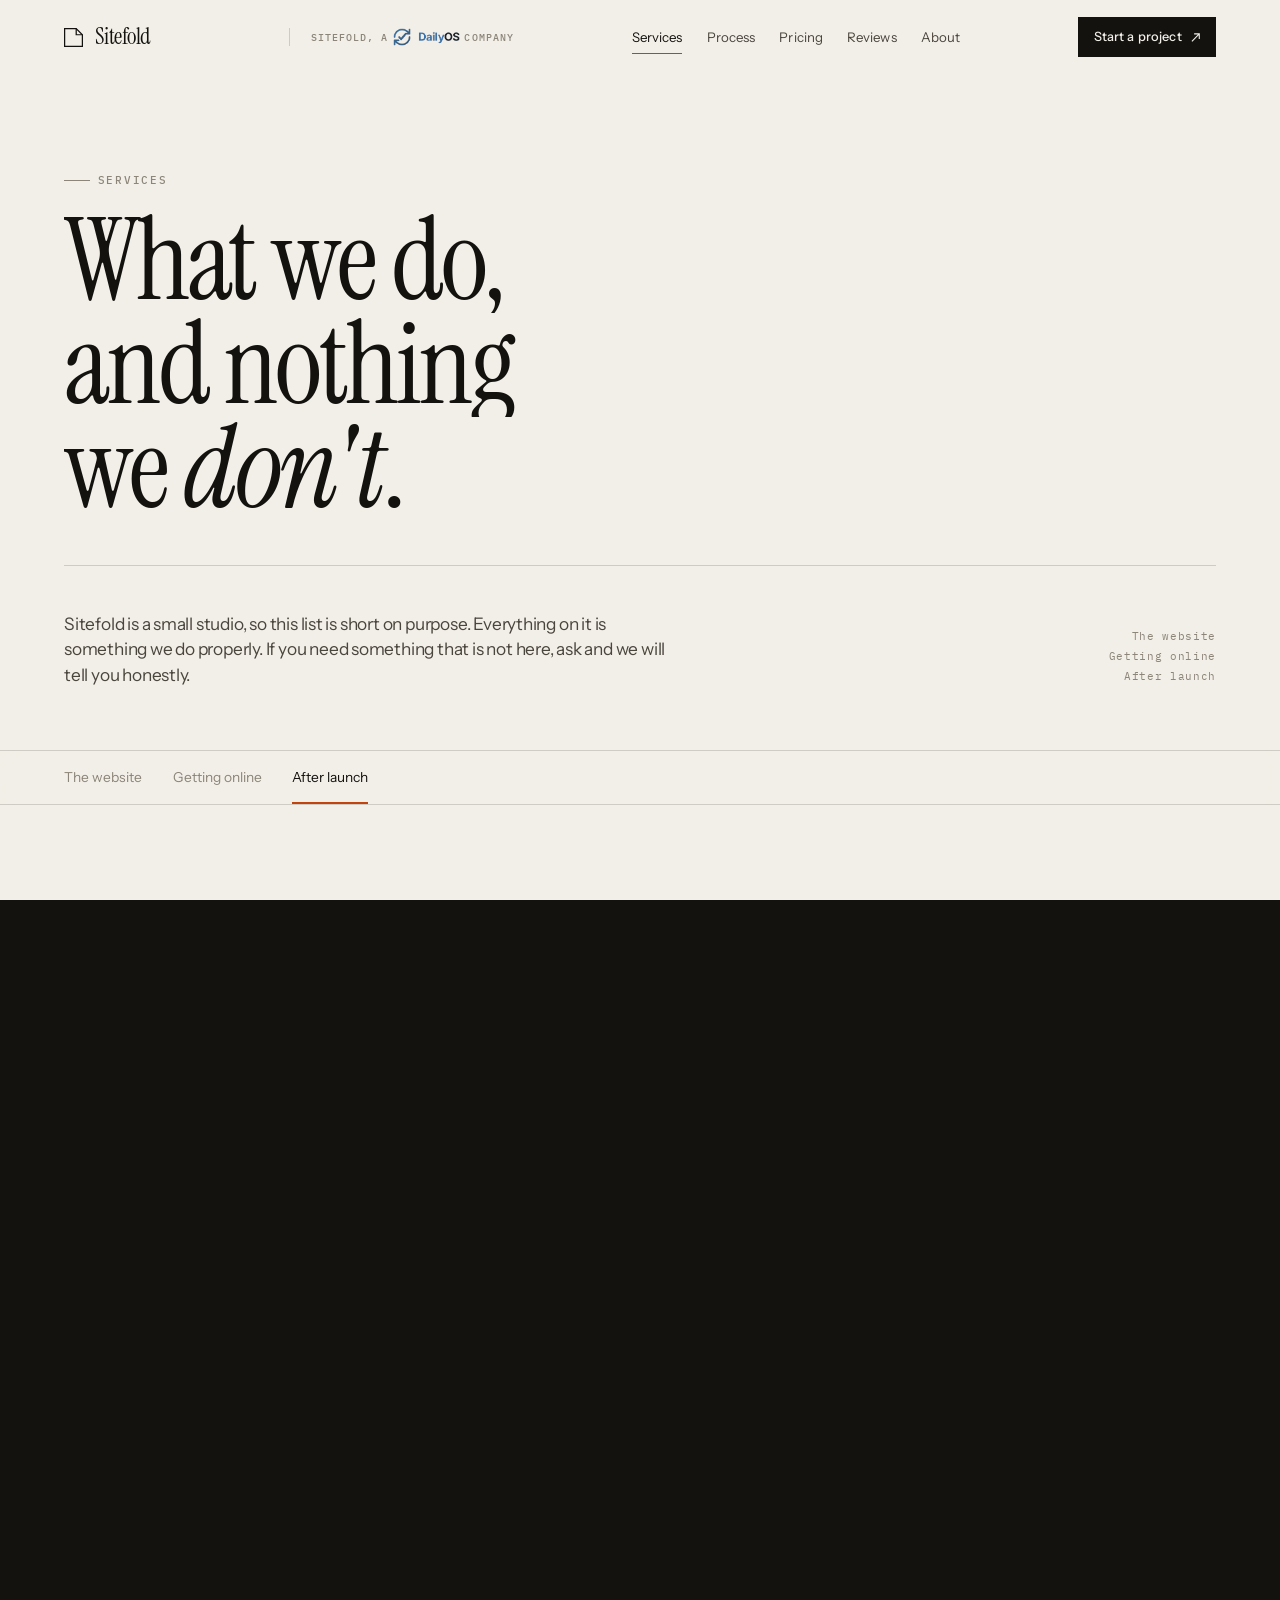
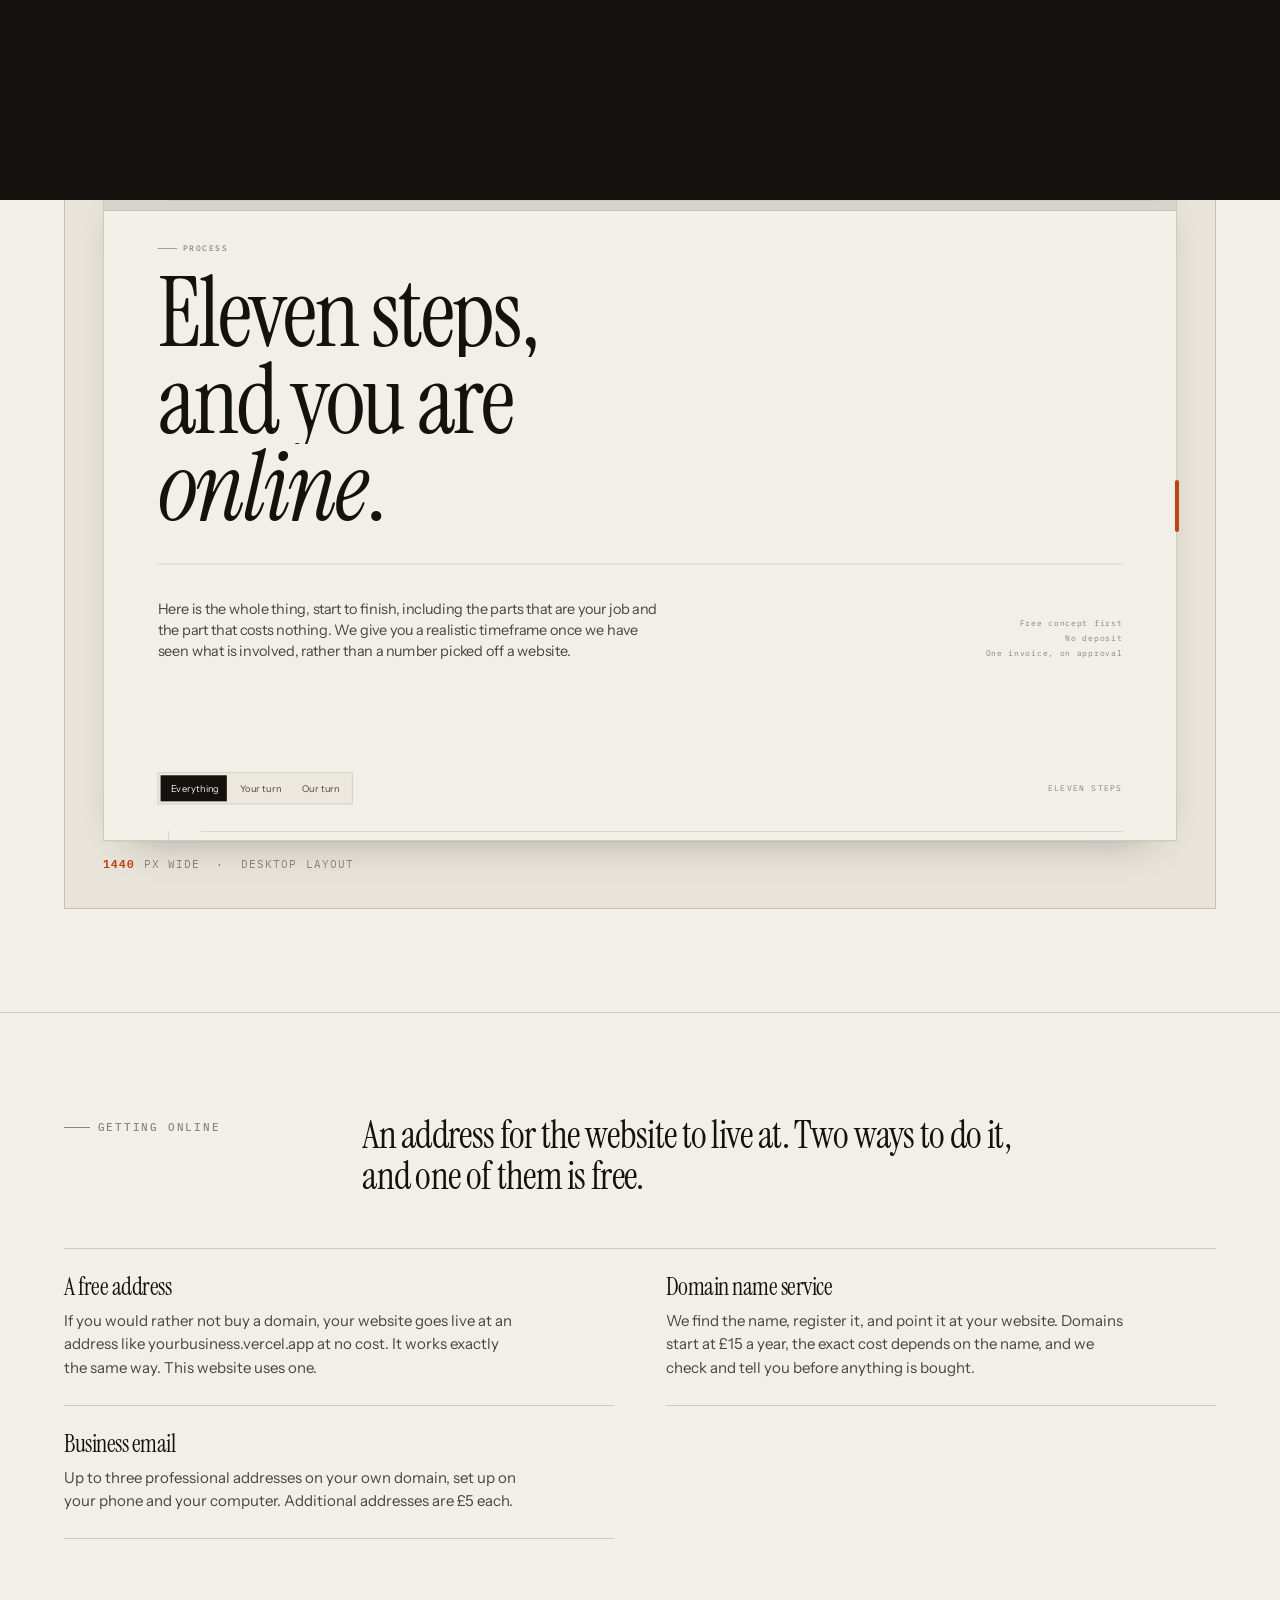
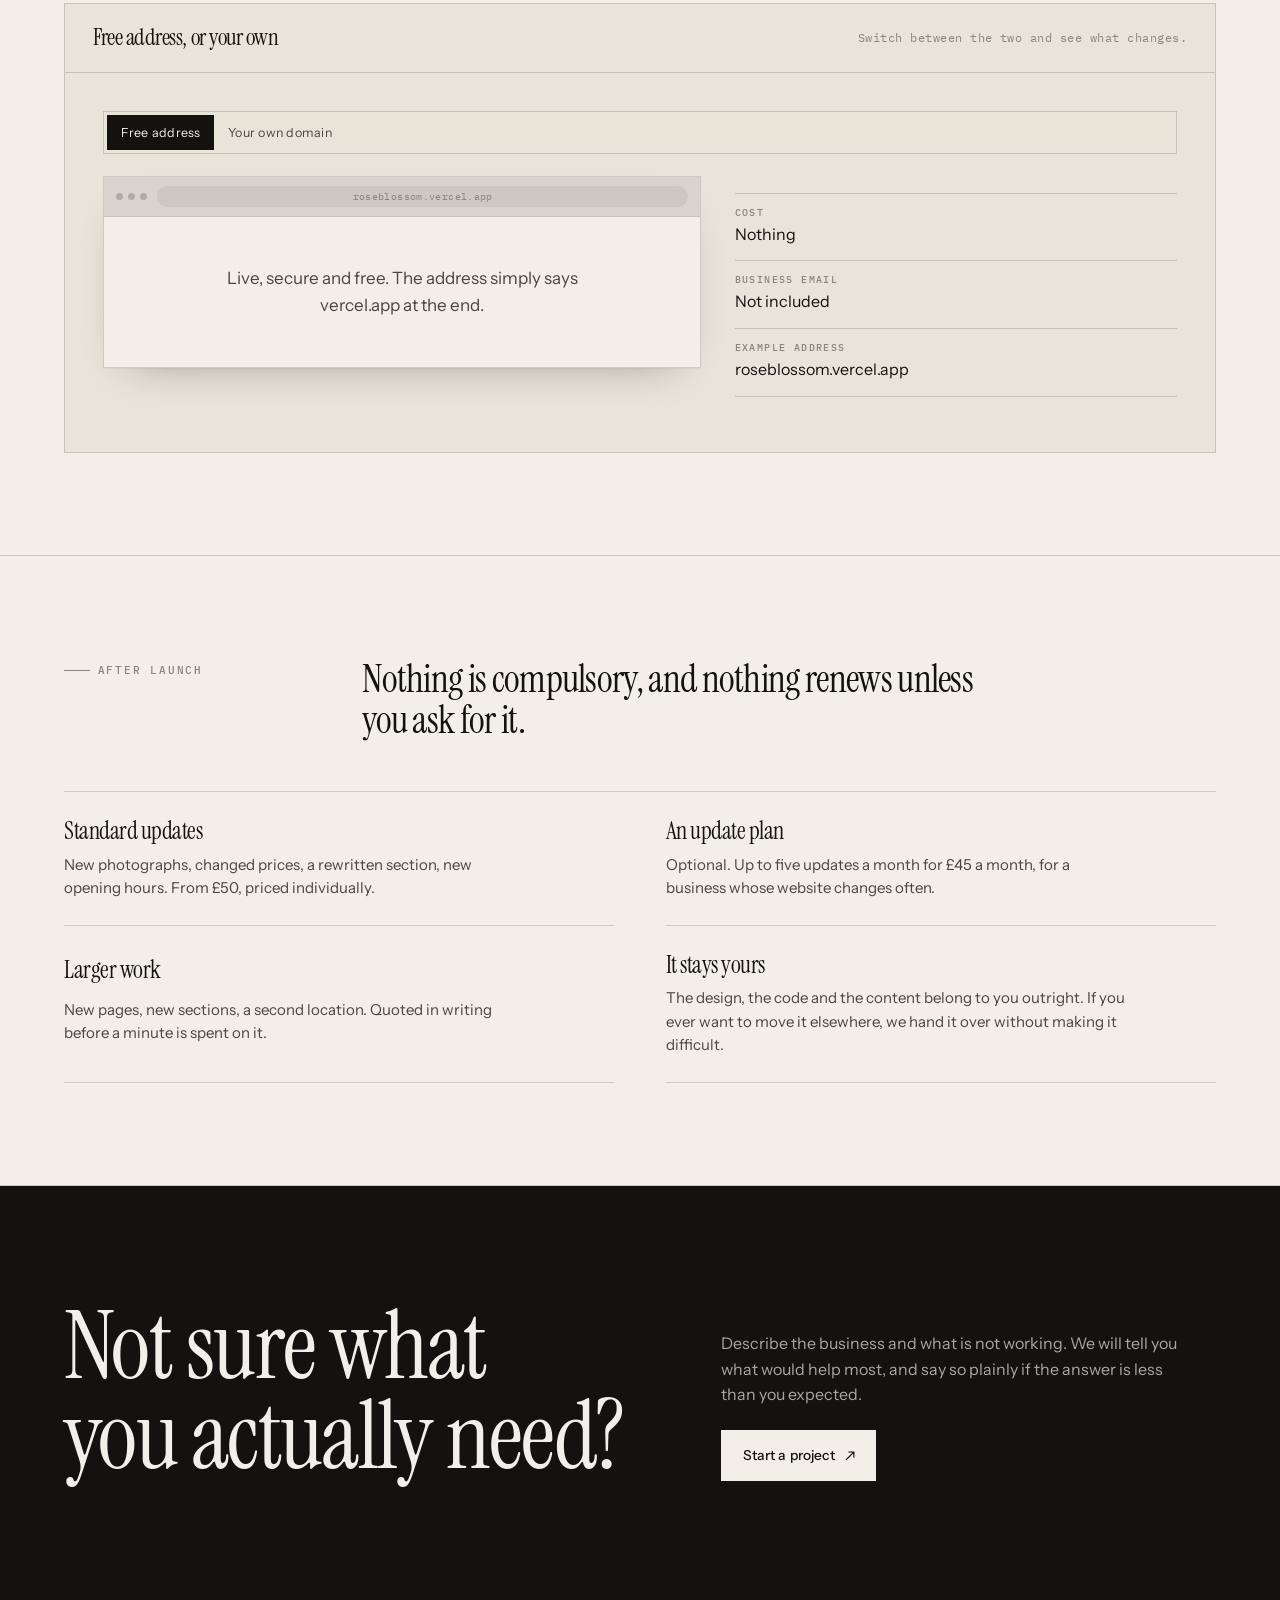
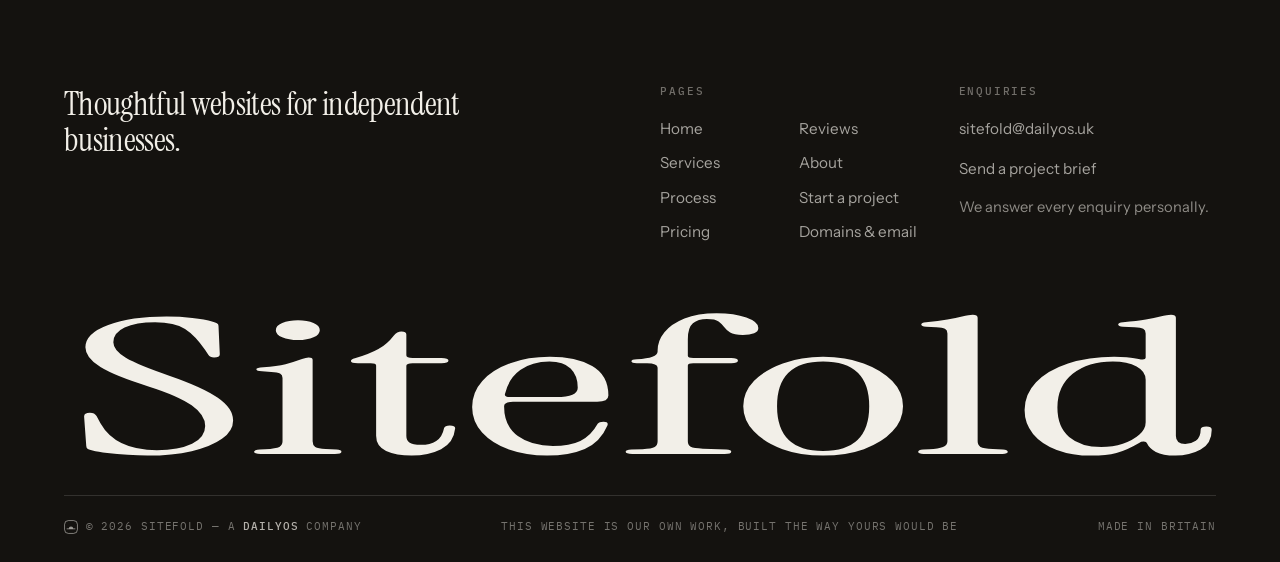
<file: services/index.html>
<!doctype html>
<html lang="en-GB">
<head>
<meta charset="utf-8">
<meta name="viewport" content="width=device-width, initial-scale=1, viewport-fit=cover">
<title>Services — Sitefold</title>
<meta name="description" content="What Sitefold does: a complete website designed and built by hand, a free address or your own domain from £15 a year with business email, and straightforward updates after launch.">
<link rel="canonical" href="https://sitefold.dailyos.uk/services/">
<meta name="theme-color" content="#f2efe8" media="(prefers-color-scheme: light)">
<meta name="theme-color" content="#14120f" media="(prefers-color-scheme: dark)">
<meta name="author" content="Sitefold">
<meta property="og:type" content="website">
<meta property="og:site_name" content="Sitefold">
<meta property="og:title" content="Sitefold — services">
<meta property="og:description" content="What Sitefold does: a complete website designed and built by hand, a free address or your own domain from £15 a year with business email, and straightforward updates after launch.">
<meta property="og:url" content="https://sitefold.dailyos.uk/services/">
<meta property="og:image" content="https://sitefold.dailyos.uk/assets/img/og.png">
<meta property="og:image:width" content="1200">
<meta property="og:image:height" content="630">
<meta property="og:locale" content="en_GB">
<meta name="twitter:card" content="summary_large_image">
<meta name="twitter:title" content="Sitefold — services">
<meta name="twitter:description" content="What Sitefold does: a complete website designed and built by hand, a free address or your own domain from £15 a year with business email, and straightforward updates after launch.">
<meta name="twitter:image" content="https://sitefold.dailyos.uk/assets/img/og.png">
<link rel="icon" href="/assets/img/favicon.svg?v=fd45dff8" type="image/svg+xml">
<link rel="alternate icon" href="/assets/img/favicon.ico?v=d0af1856" sizes="any">
<link rel="apple-touch-icon" href="/assets/img/mark-180.png?v=9720e1a6">
<link rel="preconnect" href="https://fonts.googleapis.com">
<link rel="preconnect" href="https://fonts.gstatic.com" crossorigin>
<link rel="stylesheet" href="https://fonts.googleapis.com/css2?family=Instrument+Sans:ital,wght@0,400..700;1,400..700&family=Instrument+Serif:ital@0;1&family=IBM+Plex+Mono:wght@400;500&display=swap">
<script>if(location.search.indexOf("embed")>-1)document.documentElement.classList.add("embed");</script>
<link rel="stylesheet" href="/assets/css/base.css?v=5db19da9">
<link rel="stylesheet" href="/assets/css/ui.css?v=ca3acc01">
<link rel="stylesheet" href="/assets/css/pages.css?v=9652ef86">
<link rel="stylesheet" href="/assets/css/bits.css?v=a1901d75">

</head>
<body class="">
<div class="curtain" aria-hidden="true"></div>
<div class="prog" aria-hidden="true"></div>
<a class="skip" href="#main">Skip to content</a>
<header class="nav">
  <div class="nav-in">
    <a class="mark" href="/" aria-label="Sitefold — home">
      <svg viewBox="0 0 20 20" fill="none" stroke="currentColor" stroke-width="1.3" aria-hidden="true">
        <path class="fold-a" d="M.65.65h12.2L19.35 7.1v12.25H.65z"/>
        <path class="fold-b" d="M12.85.65V7.1h6.5"/>
      </svg>
      <span>Sitefold</span>
    </a>
    <p class="parent">
      <span class="parent-t">Sitefold, a</span>
      <a class="parent-logo" href="https://dailyos.uk" target="_blank" rel="noopener"
         aria-label="DailyOS — opens dailyos.uk in a new tab">
        <img src="/assets/img/dailyos.png?v=3362a1ba" alt="DailyOS" width="215" height="58" loading="lazy" decoding="async">
      </a>
      <span class="parent-t">Company</span>
    </p>
    <nav class="nav-links" aria-label="Primary">
      <a href="/services/" aria-current="page">Services</a>
      <a href="/process/">Process</a>
      <a href="/pricing/">Pricing</a>
      <a href="/reviews/">Reviews</a>
      <a href="/about/">About</a>
    </nav>
    <div class="nav-cta">
      <a class="btn" href="/contact/" data-magnet="0.2">Start a project<svg class="arw" viewBox="0 0 10 10" fill="none" stroke="currentColor" stroke-width="1.2" aria-hidden="true"><path d="M1 9 9 1M3.4 1H9v5.6"/></svg></a>
      <button class="burger" aria-expanded="false" aria-controls="menu" aria-label="Menu"><span></span><span></span></button>
    </div>
  </div>
</header>

<div class="menu" id="menu" aria-hidden="true">
  <div class="menu-in">
    <ul class="menu-list">
      <li><a href="/"><span class="num">01</span>Home</a></li>
      <li><a href="/services/"><span class="num">02</span>Services</a></li>
      <li><a href="/process/"><span class="num">03</span>Process</a></li>
      <li><a href="/pricing/"><span class="num">04</span>Pricing</a></li>
      <li><a href="/reviews/"><span class="num">05</span>Reviews</a></li>
      <li><a href="/about/"><span class="num">06</span>About</a></li>
      <li><a href="/contact/"><span class="num">07</span>Start a project</a></li>
    </ul>
    <div class="menu-foot">
      <p>Thoughtfully designed websites for businesses ready to make a better first impression.<br>
      <span class="menu-parent">Sitefold is a DailyOS company.</span></p>
      <a class="ul on" href="mailto:sitefold@dailyos.uk">sitefold@dailyos.uk</a>
    </div>
  </div>
</div>
<main id="main">

<section class="ph">
  <div class="wrap">
    <p class="eyebrow ph-eyebrow" data-rv="fade">Services</p>
    <h1 class="d1 ph-h" data-lines-split>What we do,<br>and nothing<br>we <em>don't</em>.</h1>
    <div class="ph-foot">
      <p class="lede" data-rv="up" style="--rv-d:200ms">Sitefold is a small studio, so this list is short on purpose. Everything on it is something we do properly. If you need something that is not here, ask and we will tell you honestly.</p>
      <p class="ph-note num" data-rv="up" style="--rv-d:280ms">The website<br>Getting online<br>After launch</p>
    </div>
  </div>
</section>

<nav class="sv-nav" aria-label="Services sections"><div class="wrap sv-navin"><a href="#website" data-sv="website">The website</a><a href="#online" data-sv="online">Getting online</a><a href="#after" data-sv="after">After launch</a><span class="sv-navline" aria-hidden="true"></span></div></nav>


<section class="sv-sec" id="website" aria-labelledby="website-h">
  <div class="wrap">
    <div class="sv-head">
      <p class="eyebrow">The website</p>
      <h2 class="d3" id="website-h" data-rv="up">One complete website, designed around your business and built by hand.</h2>
    </div>
    <ul class="sv-list" data-stagger="60">
        <li class="sv-item">
          <div class="sv-itop"><h3>Design to your direction</h3></div>
          <p>You choose the look — the typefaces, the colours, the feel of it. We take those choices and turn them into a website that holds together on every page.</p>
        </li>        <li class="sv-item">
          <div class="sv-itop"><h3>Hand-built pages</h3></div>
          <p>Written by hand rather than dragged together in a builder. Nothing you have to keep paying a third party to keep switched on.</p>
        </li>        <li class="sv-item">
          <div class="sv-itop"><h3>Mobile optimisation</h3></div>
          <p>Most people will meet you on a phone. Every layout is drawn again for small screens rather than shrunk down to fit them.</p>
        </li>        <li class="sv-item">
          <div class="sv-itop"><h3>Your services, set out clearly</h3></div>
          <p>What you do, who it is for and what it costs, laid out so nobody has to ring up to find out the basics.</p>
        </li>        <li class="sv-item">
          <div class="sv-itop"><h3>Contact information</h3></div>
          <p>Phone, email, address, opening hours and a working enquiry form, so a customer can reach you whichever way suits them.</p>
        </li>        <li class="sv-item">
          <div class="sv-itop"><h3>Fast and accessible</h3></div>
          <p>Keyboard navigation, visible focus, real contrast and pages that load on a bad connection. Built in, not added on.</p>
        </li>        <li class="sv-item">
          <div class="sv-itop"><h3>Launch</h3></div>
          <p>We put it live with you on a call, and stay close afterwards while the small things surface.</p>
        </li>
    </ul>

      <div class="sv-demo" data-rv="up">
        <div class="sv-demohead"><h3>Not a screenshot</h3><p class="cs-cap dm-hint" style="padding:0">This is a real page from this website, running inside the frame. Drag the handle to change the screen size.</p></div>
        <div class="sv-demobody">
          <div class="sv-resp">
            <div class="sv-vp">
              <div class="brw">
                <div class="brw-bar"><div class="brw-dots"><i></i><i></i><i></i></div><div class="brw-url">sitefold.dailyos.uk/process</div></div>
                <div class="brw-body"><div class="live" id="sv-live" data-src="/process/" data-w="1440" data-h="900" data-title="A live page from this website"></div></div>
              </div>
              <button type="button" class="dm-grip" id="sv-grip" aria-label="Drag to change the width"><i></i></button>
            </div>
            <p class="sv-vpw num"><b id="sv-w">1440</b> px wide &nbsp;·&nbsp; <span id="sv-mode">desktop layout</span></p>
          </div>
        </div>
      </div>
  </div>
</section>
<section class="sv-sec" id="online" aria-labelledby="online-h">
  <div class="wrap">
    <div class="sv-head">
      <p class="eyebrow">Getting online</p>
      <h2 class="d3" id="online-h" data-rv="up">An address for the website to live at. Two ways to do it, and one of them is free.</h2>
    </div>
    <ul class="sv-list" data-stagger="60">
        <li class="sv-item">
          <div class="sv-itop"><h3>A free address</h3></div>
          <p>If you would rather not buy a domain, your website goes live at an address like yourbusiness.vercel.app at no cost. It works exactly the same way. This website uses one.</p>
        </li>        <li class="sv-item">
          <div class="sv-itop"><h3>Domain name service</h3></div>
          <p>We find the name, register it, and point it at your website. Domains start at £15 a year, the exact cost depends on the name, and we check and tell you before anything is bought.</p>
        </li>        <li class="sv-item">
          <div class="sv-itop"><h3>Business email</h3></div>
          <p>Up to three professional addresses on your own domain, set up on your phone and your computer. Additional addresses are £5 each.</p>
        </li>
    </ul>

      <div class="sv-demo" data-rv="up">
        <div class="sv-demohead"><h3>Free address, or your own</h3><p class="cs-cap dm-hint" style="padding:0">Switch between the two and see what changes.</p></div>
        <div class="sv-demobody">
          <div class="sv-addr">
            <div class="seg" id="ad-seg" role="group" aria-label="Choose an address type">
              <span class="seg-pill" aria-hidden="true"></span>
              <button type="button" data-val="free" aria-selected="true">Free address</button>
              <button type="button" data-val="own" aria-selected="false">Your own domain</button>
            </div>
            <div class="sv-addrout">
              <div class="brw sv-addrbrw">
                <div class="brw-bar"><div class="brw-dots"><i></i><i></i><i></i></div><div class="brw-url" id="ad-url">roseblossom.vercel.app</div></div>
                <div class="brw-body sv-addrbody"><p id="ad-note">Live, secure and free. The address simply says vercel.app at the end.</p></div>
              </div>
              <dl class="sv-addrfacts">
                <div><dt>Cost</dt><dd id="ad-cost">Nothing</dd></div>
                <div><dt>Business email</dt><dd id="ad-mail">Not included</dd></div>
                <div><dt>Example address</dt><dd id="ad-eg">roseblossom.vercel.app</dd></div>
              </dl>
            </div>
          </div>
        </div>
      </div>
  </div>
</section>
<section class="sv-sec" id="after" aria-labelledby="after-h">
  <div class="wrap">
    <div class="sv-head">
      <p class="eyebrow">After launch</p>
      <h2 class="d3" id="after-h" data-rv="up">Nothing is compulsory, and nothing renews unless you ask for it.</h2>
    </div>
    <ul class="sv-list" data-stagger="60">
        <li class="sv-item">
          <div class="sv-itop"><h3>Standard updates</h3></div>
          <p>New photographs, changed prices, a rewritten section, new opening hours. From £50, priced individually.</p>
        </li>        <li class="sv-item">
          <div class="sv-itop"><h3>An update plan</h3></div>
          <p>Optional. Up to five updates a month for £45 a month, for a business whose website changes often.</p>
        </li>        <li class="sv-item">
          <div class="sv-itop"><h3>Larger work</h3></div>
          <p>New pages, new sections, a second location. Quoted in writing before a minute is spent on it.</p>
        </li>        <li class="sv-item">
          <div class="sv-itop"><h3>It stays yours</h3></div>
          <p>The design, the code and the content belong to you outright. If you ever want to move it elsewhere, we hand it over without making it difficult.</p>
        </li>
    </ul>

  </div>
</section>

<section class="sv-end">
  <div class="wrap">
    <div class="wk-endin">
      <h2 class="d2">Not sure what<br>you actually need?</h2>
      <div>
        <p class="body-lg">Describe the business and what is not working. We will tell you what would help most, and say so plainly if the answer is less than you expected.</p>
        <a class="btn" href="/contact/" data-magnet="0.25">Start a project<svg class="arw" viewBox="0 0 10 10" fill="none" stroke="currentColor" stroke-width="1.2" aria-hidden="true"><path d="M1 9 9 1M3.4 1H9v5.6"/></svg></a>
      </div>
    </div>
  </div>
</section>

</main><footer class="foot">
  <div class="wrap">
    <div class="foot-grid">
      <p class="foot-lede">Thoughtful websites for independent businesses.</p>
      <div class="foot-nav">
        <h3>Pages</h3>
        <ul>
          <li><a href="/">Home</a></li>
          <li><a href="/reviews/">Reviews</a></li>
          <li><a href="/services/">Services</a></li>
          <li><a href="/about/">About</a></li>
          <li><a href="/process/">Process</a></li>
          <li><a href="/contact/">Start a project</a></li>
          <li><a href="/pricing/">Pricing</a></li>
          <li><a href="/pricing/#domains">Domains &amp; email</a></li>
        </ul>
      </div>
      <div class="foot-meta">
        <h3>Enquiries</h3>
        <p><a class="ul" href="mailto:sitefold@dailyos.uk">sitefold@dailyos.uk</a></p>
        <p style="margin-top:12px"><a class="ul" href="/contact/">Send a project brief</a></p>
        <p style="margin-top:14px;color:rgba(242,239,232,.55);font-size:.92rem">We answer every enquiry personally.</p>
      </div>
    </div>
  </div>
  <div class="wrap">
    <div class="wordmark" aria-hidden="true">
      <svg viewBox="0 0 1200 176" preserveAspectRatio="xMidYMid meet">
        <defs><clipPath id="wmclip"><rect x="0" y="0" width="1200" height="176"/></clipPath></defs>
        <g clip-path="url(#wmclip)">
          <text class="lt" x="600" y="152" text-anchor="middle" textLength="1196" lengthAdjust="spacingAndGlyphs"
                font-family="Instrument Serif, Georgia, serif" font-size="196" fill="currentColor">Sitefold</text>
        </g>
      </svg>
    </div>
  </div>
  <div class="wrap">
    <div class="foot-base">
      <span class="foot-parent"><svg class="dos-mark" viewBox="0 0 20 20" fill="none" aria-hidden="true"><rect x=".8" y=".8" width="18.4" height="18.4" rx="5.6" stroke="currentColor" stroke-width="1.15"/><path d="M4.4 12.6h11.2" stroke="currentColor" stroke-width="1.15" stroke-linecap="round"/><path d="M6.8 12.6a3.2 3.2 0 0 1 6.4 0z" fill="currentColor"/></svg><span>&copy; <span data-year>2026</span> Sitefold &mdash; a <a href="https://dailyos.uk" target="_blank" rel="noopener"><b>DailyOS</b></a> company</span></span>
      <span>This website is our own work, built the way yours would be</span>
      <span>Made in Britain</span>
    </div>
  </div>
</footer>
<script src="/assets/js/site.js?v=d1717904" defer></script>
<script src="/assets/js/live.js?v=1fd4c53a" defer></script>
<script src="/assets/js/services.js?v=d6e97e5e" defer></script>
</body>
</html>
</file>
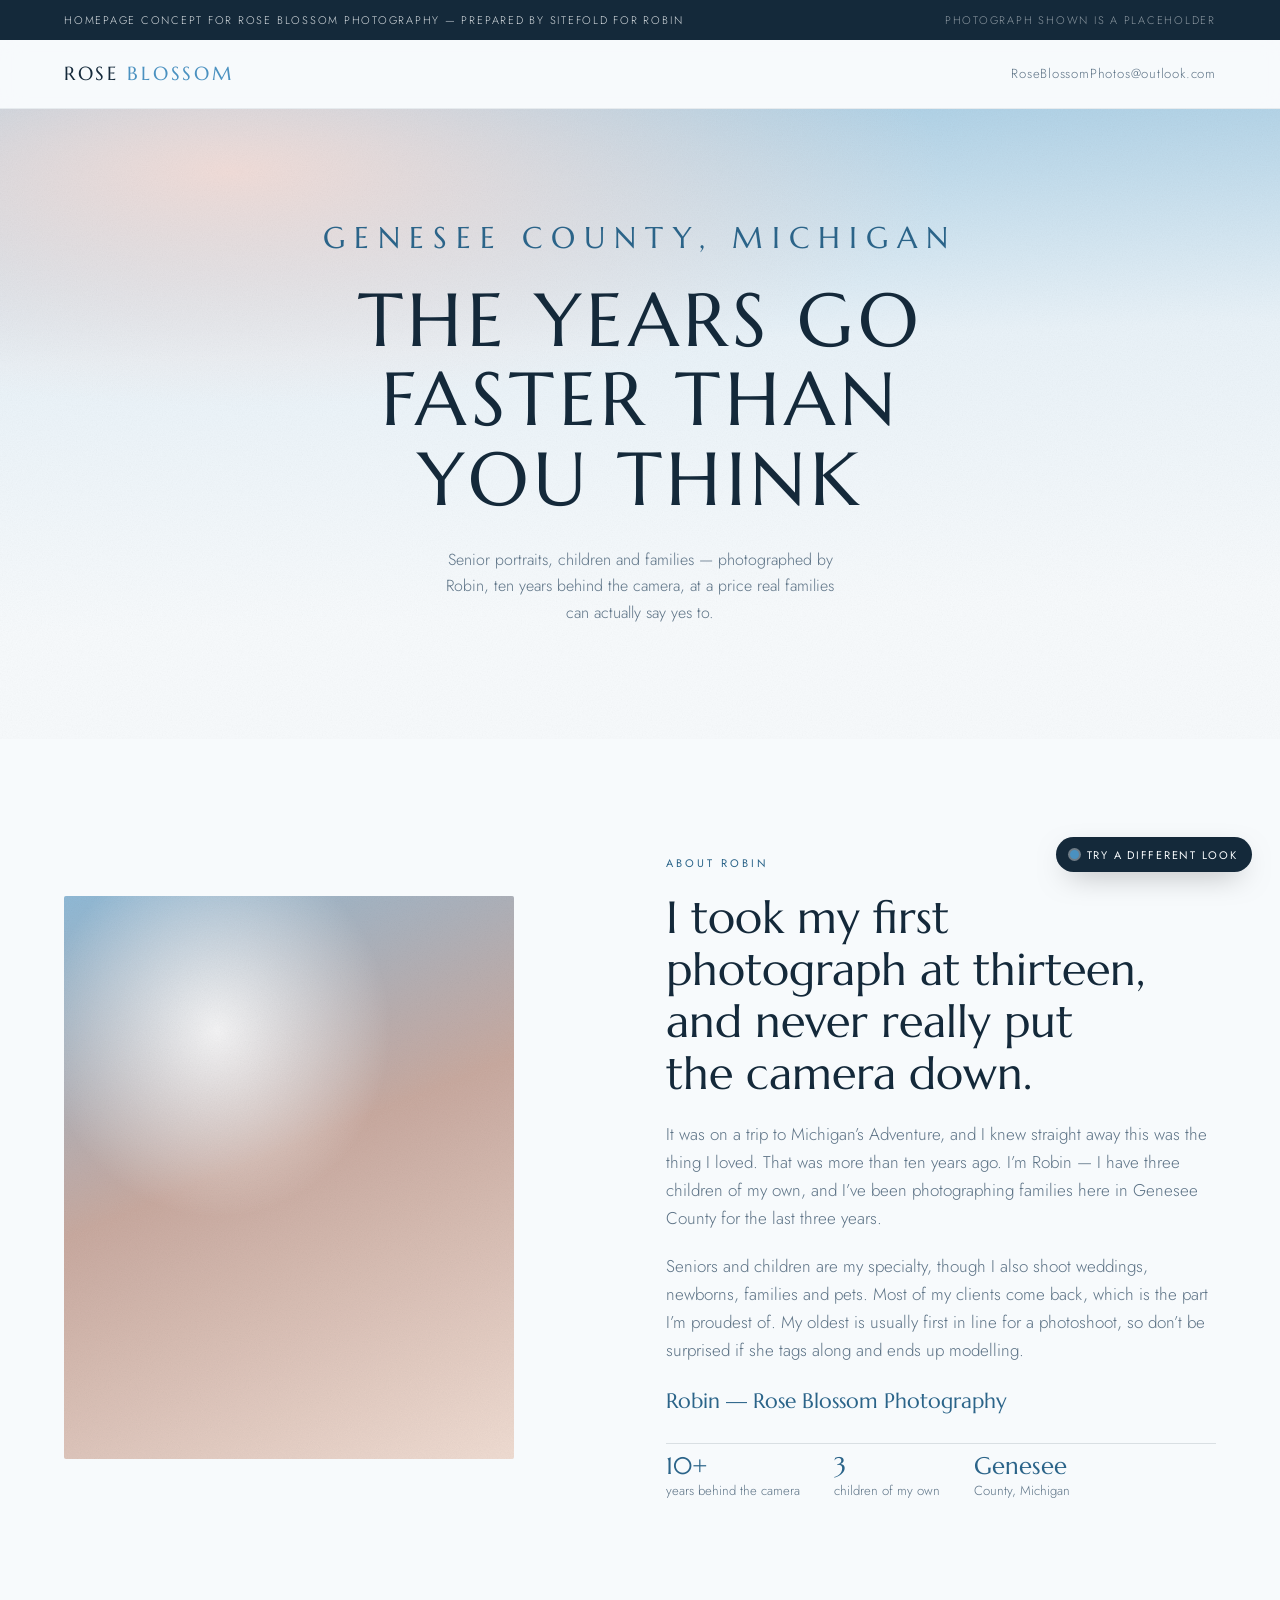
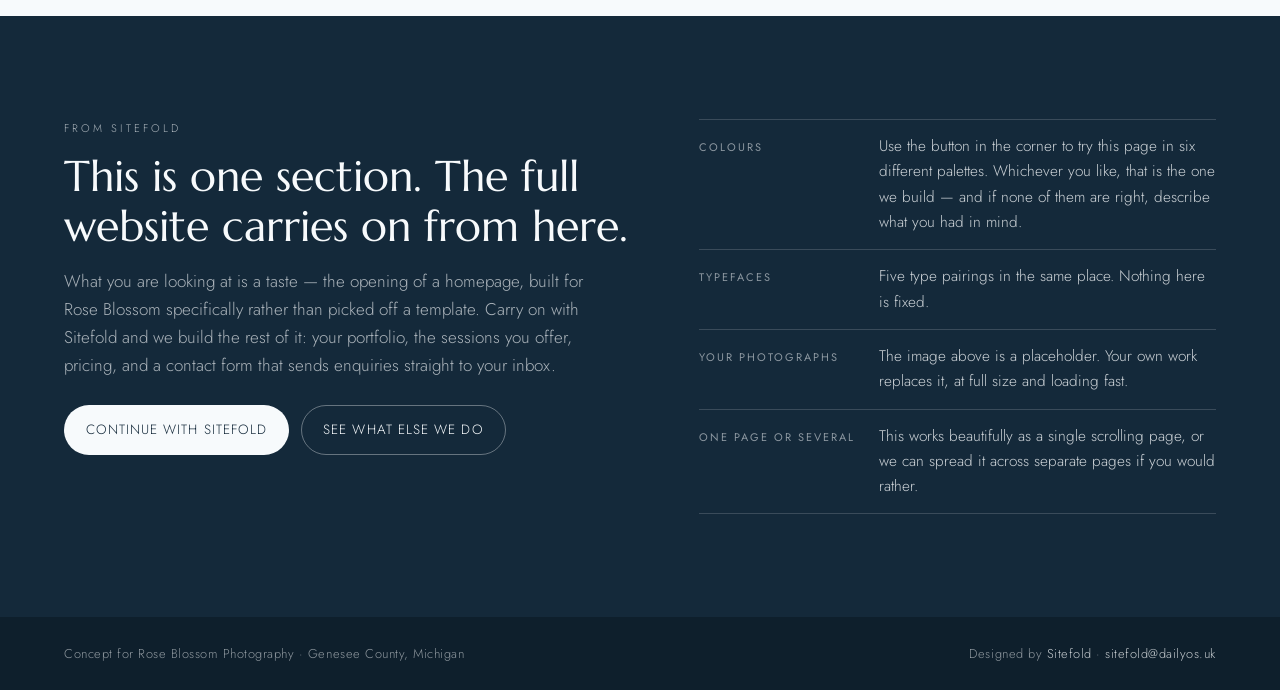
<file: c/rb-174d4f4bf8ca42d59a0fcffdc403458aebff3f84/index.html>
<!doctype html>
<html lang="en-US" data-pal="sky" data-font="classic">
<head>
<meta charset="utf-8">
<meta name="viewport" content="width=device-width, initial-scale=1, viewport-fit=cover">
<title>Rose Blossom Photography — a homepage concept</title>
<meta name="description" content="A homepage concept for Rose Blossom Photography, Genesee County, Michigan. Prepared by Sitefold.">
<meta name="robots" content="noindex, nofollow">
<meta name="theme-color" content="#f7fafc">
<link rel="icon" href="data:image/svg+xml,%3Csvg xmlns='http://www.w3.org/2000/svg' viewBox='0 0 32 32'%3E%3Ccircle cx='16' cy='16' r='15' fill='%234a91c0'/%3E%3Cpath d='M16 9c3.4 0 5.6 2.2 5.6 5.1 0 3.6-3 6.3-5.6 8.9-2.6-2.6-5.6-5.3-5.6-8.9C10.4 11.2 12.6 9 16 9z' fill='%23fff' opacity='.92'/%3E%3C/svg%3E">
<link rel="preconnect" href="https://fonts.googleapis.com">
<link rel="preconnect" href="https://fonts.gstatic.com" crossorigin>
<link id="fontlink" rel="stylesheet" href="https://fonts.googleapis.com/css2?family=Marcellus&family=Jost:wght@300;400;500&display=swap">
<style>
/* ---- palettes ------------------------------------------------------- */
:root{
  --accent:#4a91c0; --accent-deep:#2b6489;
  --ground:#f7fafc; --wash:#e9f2f8; --ink:#14293a; --slate:#5d7386;
  --tint:#a9cee4; --warm:#f0dcd8;
  --plate-a:#8fb9d6; --plate-b:#c8a99f; --plate-c:#efdcd2;
  --panel:#14293a; --panel-2:#0e1f2c;
}
:root[data-pal="blush"]{
  --accent:#c07d78; --accent-deep:#8f524e; --ground:#fdf8f6; --wash:#f7ebe7;
  --ink:#3a2626; --slate:#7c6360; --tint:#e8c4bd; --warm:#e3ece0;
  --plate-a:#d79f98; --plate-b:#c9a9a0; --plate-c:#f3e3de;
  --panel:#3a2626; --panel-2:#2b1c1c;
}
:root[data-pal="sage"]{
  --accent:#6f8f66; --accent-deep:#47613f; --ground:#f7faf6; --wash:#eaf1e7;
  --ink:#22301f; --slate:#5f7059; --tint:#b9cdb1; --warm:#ecdfd0;
  --plate-a:#8aa87f; --plate-b:#b9b394; --plate-c:#ecebdd;
  --panel:#22301f; --panel-2:#182317;
}
:root[data-pal="charcoal"]{
  --accent:#55606b; --accent-deep:#2f3740; --ground:#f8f8f8; --wash:#ececec;
  --ink:#1c1f22; --slate:#6b7178; --tint:#c2c7cc; --warm:#ded9d3;
  --plate-a:#7d868f; --plate-b:#b0aaa4; --plate-c:#e6e3df;
  --panel:#1c1f22; --panel-2:#131518;
}
:root[data-pal="amber"]{
  --accent:#b8823a; --accent-deep:#82591f; --ground:#fdfaf4; --wash:#f6ecdb;
  --ink:#33291a; --slate:#766646; --tint:#e5c78f; --warm:#dfe4e6;
  --plate-a:#c9974a; --plate-b:#cbb08a; --plate-c:#f0e4cd;
  --panel:#33291a; --panel-2:#241d12;
}
:root[data-pal="plum"]{
  --accent:#806597; --accent-deep:#55406a; --ground:#faf8fc; --wash:#f0eaf5;
  --ink:#2b2333; --slate:#6b6076; --tint:#c9b6d8; --warm:#f0dcd8;
  --plate-a:#9d84b3; --plate-b:#c2a6b8; --plate-c:#ece0f0;
  --panel:#2b2333; --panel-2:#1e1826;
}

/* ---- type pairings --------------------------------------------------- */
:root{--display:"Marcellus",Georgia,serif; --sans:"Jost","Helvetica Neue",Arial,sans-serif;
      --dtr:.06em; --dcase:uppercase}
:root[data-font="romantic"]{--display:"Cormorant Garamond",Georgia,serif; --sans:"Lato",Arial,sans-serif;
      --dtr:.08em; --dcase:uppercase}
:root[data-font="modern"]{--display:"Outfit",Arial,sans-serif; --sans:"Outfit",Arial,sans-serif;
      --dtr:-.02em; --dcase:none}
:root[data-font="warm"]{--display:"Fraunces",Georgia,serif; --sans:"Karla",Arial,sans-serif;
      --dtr:-.01em; --dcase:none}
:root[data-font="clean"]{--display:"DM Serif Display",Georgia,serif; --sans:"DM Sans",Arial,sans-serif;
      --dtr:-.01em; --dcase:none}

:root{--hair:color-mix(in srgb,var(--ink) 13%,transparent);
      --hair-soft:color-mix(in srgb,var(--ink) 7%,transparent);
      --pad:clamp(20px,5vw,80px); --maxw:1300px; --ease:cubic-bezier(.22,1,.28,1)}

*,*::before,*::after{box-sizing:border-box}
html{-webkit-text-size-adjust:100%;scroll-behavior:smooth}
body{margin:0;background:var(--ground);color:var(--ink);font-family:var(--sans);font-weight:300;
  font-size:clamp(15px,.5vw + 13.6px,17px);line-height:1.65;-webkit-font-smoothing:antialiased;overflow-x:hidden;
  transition:background-color .5s var(--ease),color .5s var(--ease)}
img{display:block;max-width:100%}
h1,h2,h3,p{margin:0}
ul{margin:0;padding:0;list-style:none}
a{color:inherit;text-decoration:none}
:focus-visible{outline:2px solid var(--accent-deep);outline-offset:4px}
.wrap{width:100%;max-width:var(--maxw);margin-inline:auto;padding-inline:var(--pad)}
.lbl{font-size:11px;letter-spacing:.28em;text-transform:uppercase;color:var(--accent-deep);font-weight:400}
.muted{color:var(--slate)}
.btn{display:inline-flex;align-items:center;gap:.6em;padding:.95em 1.6em;border-radius:100px;
  background:var(--accent-deep);color:#fff;font-size:.84rem;letter-spacing:.08em;text-transform:uppercase;
  transition:background-color .35s,transform .35s var(--ease);white-space:nowrap;border:0;cursor:pointer;font-family:inherit}
.btn:hover{background:var(--ink);transform:translateY(-2px)}
.btn.ghost{background:transparent;color:var(--ink);border:1px solid var(--hair)}
.btn.ghost:hover{background:var(--ink);color:var(--ground)}

.concept{background:var(--panel);color:color-mix(in srgb,var(--ground) 86%,var(--panel));
  font-size:11px;letter-spacing:.16em;text-transform:uppercase;transition:background-color .5s var(--ease);
  padding:11px var(--pad);display:flex;flex-wrap:wrap;gap:6px 18px;justify-content:space-between;align-items:center}
.concept span:last-child{opacity:.62}

.nav{position:sticky;top:0;z-index:50;background:color-mix(in srgb,var(--ground) 86%,transparent);
  backdrop-filter:blur(12px);border-bottom:1px solid var(--hair-soft);transition:background-color .5s var(--ease)}
.nav-in{display:flex;align-items:center;justify-content:space-between;gap:20px;padding-block:18px}
.brand{font-family:var(--display);font-size:clamp(1.05rem,1.5vw,1.3rem);letter-spacing:.14em;text-transform:uppercase}
.brand em{font-style:normal;color:var(--accent)}
.nav a.mail{font-size:.82rem;letter-spacing:.06em;color:var(--slate);transition:color .3s}
.nav a.mail:hover{color:var(--ink)}
@media (max-width:640px){.nav a.mail{display:none}}

.hero{position:relative;min-height:clamp(460px,70svh,740px);display:grid;place-items:center;text-align:center;
  overflow:hidden;padding:clamp(56px,9vh,110px) 0}
.hero-sky{position:absolute;inset:0;transition:background .6s var(--ease);background:
  radial-gradient(120% 80% at 50% 120%,var(--ground) 0%,transparent 60%),
  radial-gradient(90% 60% at 18% 10%,var(--warm) 0%,transparent 62%),
  linear-gradient(178deg,var(--tint) 0%,var(--wash) 38%,var(--ground) 78%)}
.hero-sky::after{content:"";position:absolute;inset:0;opacity:.5;mix-blend-mode:multiply;
  background-image:url("data:image/svg+xml,%3Csvg xmlns='http://www.w3.org/2000/svg' width='160' height='160'%3E%3Cfilter id='n'%3E%3CfeTurbulence type='fractalNoise' baseFrequency='.8' numOctaves='3'/%3E%3CfeColorMatrix type='saturate' values='0'/%3E%3C/filter%3E%3Crect width='160' height='160' filter='url(%23n)' opacity='.16'/%3E%3C/svg%3E")}
.hero-in{position:relative;z-index:2;display:grid;gap:clamp(18px,3vh,30px);justify-items:center}
.hero h1{font-family:var(--display);font-weight:400;font-size:clamp(2.2rem,6.4vw,4.7rem);line-height:1.06;
  letter-spacing:var(--dtr);text-transform:var(--dcase);text-wrap:balance}
.hero h1 span{display:block;font-size:.4em;letter-spacing:.3em;text-transform:uppercase;color:var(--accent-deep);margin-bottom:.9em}
.hero p{max-width:46ch;font-size:clamp(1rem,1.2vw,1.16rem);color:var(--slate);text-wrap:pretty}

.sec{padding-block:clamp(60px,9vw,130px)}
.about{display:grid;grid-template-columns:repeat(12,1fr);gap:clamp(26px,4vw,72px);align-items:center}
.about-plate{grid-column:1/6;aspect-ratio:4/5;position:relative;overflow:hidden;border-radius:2px;background:var(--wash)}
.about-plate::before{content:"";position:absolute;inset:0;transition:background .6s var(--ease);
  background:radial-gradient(70% 60% at 34% 24%,rgba(255,255,255,.85) 0%,rgba(255,255,255,0) 55%),
  linear-gradient(158deg,var(--plate-a) 0%,var(--plate-b) 46%,var(--plate-c) 100%)}
.about-plate::after{content:"";position:absolute;inset:0;opacity:.45;mix-blend-mode:multiply;
  background-image:url("data:image/svg+xml,%3Csvg xmlns='http://www.w3.org/2000/svg' width='140' height='140'%3E%3Cfilter id='n'%3E%3CfeTurbulence type='fractalNoise' baseFrequency='.9' numOctaves='2'/%3E%3CfeColorMatrix type='saturate' values='0'/%3E%3C/filter%3E%3Crect width='140' height='140' filter='url(%23n)' opacity='.2'/%3E%3C/svg%3E")}
.about-txt{grid-column:7/13;display:grid;gap:20px}
.about-txt h2{font-family:var(--display);font-weight:400;font-size:clamp(1.7rem,3.5vw,2.85rem);line-height:1.16;text-wrap:balance}
.sig{font-family:var(--display);font-size:1.3rem;color:var(--accent-deep)}
.facts{display:flex;flex-wrap:wrap;gap:10px 34px;padding-top:10px;border-top:1px solid var(--hair);margin-top:4px}
.facts div{display:grid;gap:2px}
.facts b{font-family:var(--display);font-weight:400;font-size:1.5rem;line-height:1;color:var(--accent-deep)}
.facts span{font-size:.82rem;color:var(--slate)}
@media (max-width:860px){.about-plate,.about-txt{grid-column:1/-1}.about-plate{aspect-ratio:3/2}}

/* ---- Sitefold panel -------------------------------------------------- */
.sf{background:var(--panel);color:color-mix(in srgb,var(--ground) 80%,var(--panel));
  padding-block:clamp(56px,8vw,110px);transition:background-color .5s var(--ease)}
.sf-in{display:grid;grid-template-columns:1.05fr .95fr;gap:clamp(28px,5vw,80px);align-items:start}
.sf-lbl{font-size:11px;letter-spacing:.28em;text-transform:uppercase;opacity:.66}
.sf h2{font-family:var(--display);font-weight:400;font-size:clamp(1.7rem,3.5vw,2.7rem);line-height:1.16;
  color:var(--ground);margin:14px 0 16px;text-wrap:balance}
.sf p{opacity:.82;max-width:52ch}
.sf-list{display:grid;border-top:1px solid rgba(255,255,255,.16)}
.sf-list li{display:grid;grid-template-columns:9.5em 1fr;gap:6px 18px;align-items:baseline;
  padding:14px 0;border-bottom:1px solid rgba(255,255,255,.16)}
.sf-list b{font-size:11px;letter-spacing:.18em;text-transform:uppercase;opacity:.66;font-weight:400}
.sf-list span{font-size:.96rem}
.sf-cta{display:flex;flex-wrap:wrap;gap:12px;margin-top:26px}
.sf .btn{background:var(--ground);color:var(--ink)}
.sf .btn:hover{background:var(--tint)}
.sf .btn.ghost{background:transparent;color:var(--ground);border-color:rgba(255,255,255,.35)}
.sf .btn.ghost:hover{background:var(--ground);color:var(--ink)}
@media (max-width:860px){.sf-in{grid-template-columns:1fr}.sf-list li{grid-template-columns:1fr}}

.foot{background:var(--panel-2);color:color-mix(in srgb,var(--ground) 55%,var(--panel-2));
  padding-block:26px;font-size:.8rem;letter-spacing:.04em;transition:background-color .5s var(--ease)}
.foot-in{display:flex;flex-wrap:wrap;gap:10px 30px;justify-content:space-between;align-items:center}
.foot a{color:color-mix(in srgb,var(--ground) 78%,var(--panel-2))}
.foot a:hover{color:var(--ground)}

/* ---- the look switcher ----------------------------------------------- */
.look{position:fixed;right:clamp(14px,2.5vw,28px);bottom:clamp(14px,2.5vw,28px);z-index:80;
  font-family:var(--sans);display:grid;justify-items:end;gap:10px}
.look-toggle{display:inline-flex;align-items:center;gap:.65em;padding:.85em 1.3em;border:0;cursor:pointer;
  border-radius:100px;background:var(--panel);color:var(--ground);font-family:inherit;
  font-size:11px;letter-spacing:.16em;text-transform:uppercase;
  box-shadow:0 10px 30px -12px rgba(0,0,0,.5);transition:transform .35s var(--ease),background-color .5s var(--ease)}
.look-toggle:hover{transform:translateY(-2px)}
.look-toggle i{width:9px;height:9px;border-radius:50%;background:var(--accent);display:block;
  box-shadow:0 0 0 2px color-mix(in srgb,var(--ground) 40%,transparent)}
.look-panel{width:min(320px,calc(100vw - 28px));background:var(--panel);color:var(--ground);
  border-radius:14px;padding:20px;display:none;gap:18px;box-shadow:0 24px 60px -20px rgba(0,0,0,.6)}
.look-panel.open{display:grid}
.look-panel h3{font-size:11px;letter-spacing:.2em;text-transform:uppercase;opacity:.62;font-weight:400;
  font-family:var(--sans);margin-bottom:10px}
.pals{display:flex;flex-wrap:wrap;gap:9px}
.pals button{width:34px;height:34px;border-radius:50%;border:2px solid transparent;cursor:pointer;padding:0;
  transition:transform .3s var(--ease),border-color .3s;background-clip:padding-box}
.pals button:hover{transform:scale(1.09)}
.pals button[aria-pressed="true"]{border-color:var(--ground)}
.fonts{display:grid;gap:6px}
.fonts button{text-align:left;background:transparent;border:1px solid rgba(255,255,255,.18);border-radius:8px;
  padding:9px 12px;cursor:pointer;color:var(--ground);display:flex;justify-content:space-between;
  align-items:baseline;gap:10px;transition:background-color .3s,border-color .3s;font-family:inherit}
.fonts button:hover{border-color:rgba(255,255,255,.5)}
.fonts button[aria-pressed="true"]{background:rgba(255,255,255,.14);border-color:transparent}
.fonts b{font-weight:400;font-size:1.02rem}
.fonts span{font-size:10px;letter-spacing:.14em;text-transform:uppercase;opacity:.6}
.f-classic b{font-family:"Marcellus",serif}
.f-romantic b{font-family:"Cormorant Garamond",serif}
.f-modern b{font-family:"Outfit",sans-serif}
.f-warm b{font-family:"Fraunces",serif}
.f-clean b{font-family:"DM Serif Display",serif}
.look-note{font-size:11px;line-height:1.6;opacity:.6}
@media print{.look{display:none}}

.rv{opacity:0;transform:translateY(20px);transition:opacity .9s var(--ease),transform .9s var(--ease)}
.rv.in{opacity:1;transform:none}
@media (prefers-reduced-motion:reduce){
  html{scroll-behavior:auto}
  *,*::before,*::after{animation-duration:.001ms!important;transition-duration:.001ms!important}
  .rv{opacity:1;transform:none}
}
</style>
</head>
<body>

<div class="concept">
  <span>Homepage concept for Rose Blossom Photography &mdash; prepared by Sitefold for Robin</span>
  <span>Photograph shown is a placeholder</span>
</div>

<header class="nav">
  <div class="wrap nav-in">
    <a class="brand" href="#top">Rose <em>Blossom</em></a>
    <a class="mail" href="mailto:RoseBlossomPhotos@outlook.com">RoseBlossomPhotos@outlook.com</a>
  </div>
</header>

<main id="top">
  <section class="hero">
    <div class="hero-sky" aria-hidden="true"></div>
    <div class="wrap hero-in">
      <h1><span>Genesee County, Michigan</span>The years go<br>faster than<br>you think</h1>
      <p>Senior portraits, children and families &mdash; photographed by Robin, ten years behind the camera, at a price real families can actually say yes to.</p>
    </div>
  </section>

  <section class="sec">
    <div class="wrap about">
      <div class="about-plate rv" aria-hidden="true"></div>
      <div class="about-txt rv">
        <p class="lbl">About Robin</p>
        <h2>I took my first photograph at thirteen, and never really put the camera down.</h2>
        <p class="muted">It was on a trip to Michigan&rsquo;s Adventure, and I knew straight away this was the thing I loved. That was more than ten years ago. I&rsquo;m Robin &mdash; I have three children of my own, and I&rsquo;ve been photographing families here in Genesee County for the last three years.</p>
        <p class="muted">Seniors and children are my specialty, though I also shoot weddings, newborns, families and pets. Most of my clients come back, which is the part I&rsquo;m proudest of. My oldest is usually first in line for a photoshoot, so don&rsquo;t be surprised if she tags along and ends up modelling.</p>
        <p class="sig">Robin &mdash; Rose Blossom Photography</p>
        <div class="facts">
          <div><b>10+</b><span>years behind the camera</span></div>
          <div><b>3</b><span>children of my own</span></div>
          <div><b>Genesee</b><span>County, Michigan</span></div>
        </div>
      </div>
    </div>
  </section>

  <section class="sf">
    <div class="wrap sf-in">
      <div>
        <p class="sf-lbl">From Sitefold</p>
        <h2>This is one section. The full website carries on from here.</h2>
        <p>What you are looking at is a taste &mdash; the opening of a homepage, built for Rose Blossom specifically rather than picked off a template. Carry on with Sitefold and we build the rest of it: your portfolio, the sessions you offer, pricing, and a contact form that sends enquiries straight to your inbox.</p>
        <div class="sf-cta">
          <a class="btn" id="sfMail" href="mailto:sitefold@dailyos.uk?subject=Rose%20Blossom%20Photography%20website">Continue with Sitefold</a>
          <a class="btn ghost" href="https://sitefold.dailyos.uk" target="_blank" rel="noopener">See what else we do</a>
        </div>
      </div>
      <div>
        <ul class="sf-list">
          <li><b>Colours</b><span>Use the button in the corner to try this page in six different palettes. Whichever you like, that is the one we build &mdash; and if none of them are right, describe what you had in mind.</span></li>
          <li><b>Typefaces</b><span>Five type pairings in the same place. Nothing here is fixed.</span></li>
          <li><b>Your photographs</b><span>The image above is a placeholder. Your own work replaces it, at full size and loading fast.</span></li>
          <li><b>One page or several</b><span>This works beautifully as a single scrolling page, or we can spread it across separate pages if you would rather.</span></li>
        </ul>
      </div>
    </div>
  </section>
</main>

<footer class="foot">
  <div class="wrap foot-in">
    <span>Concept for Rose Blossom Photography &middot; Genesee County, Michigan</span>
    <span>Designed by <a href="https://sitefold.dailyos.uk" target="_blank" rel="noopener">Sitefold</a> &middot; <a href="mailto:sitefold@dailyos.uk">sitefold@dailyos.uk</a></span>
  </div>
</footer>

<div class="look">
  <div class="look-panel" id="lookPanel" role="group" aria-label="Try a different look">
    <div>
      <h3>Colour</h3>
      <div class="pals" id="pals"></div>
    </div>
    <div>
      <h3>Type</h3>
      <div class="fonts" id="fonts"></div>
    </div>
    <p class="look-note" id="lookNote">Nothing here is final. Pick whatever you like the look of and tell us &mdash; that is the version we build.</p>
  </div>
  <button class="look-toggle" id="lookToggle" aria-expanded="false" aria-controls="lookPanel">
    <i aria-hidden="true"></i><span>Try a different look</span>
  </button>
</div>

<script>
(() => {
  const PALS = [
    ['sky','Sky blue','#4a91c0'], ['blush','Blush','#c07d78'], ['sage','Sage','#6f8f66'],
    ['charcoal','Charcoal','#55606b'], ['amber','Amber','#b8823a'], ['plum','Plum','#806597'],
  ];
  const FONTS = [
    ['classic','Marcellus','Marcellus & Jost','family=Marcellus&family=Jost:wght@300;400;500'],
    ['romantic','Cormorant','Cormorant & Lato','family=Cormorant+Garamond:wght@300;400;600&family=Lato:wght@300;400;700'],
    ['modern','Outfit','Outfit','family=Outfit:wght@200;300;400;500;600'],
    ['warm','Fraunces','Fraunces & Karla','family=Fraunces:opsz,wght@9..144,400;9..144,600&family=Karla:wght@300;400;500'],
    ['clean','DM Serif','DM Serif & DM Sans','family=DM+Serif+Display&family=DM+Sans:opsz,wght@9..40,300;9..40,400;9..40,500'],
  ];
  const root = document.documentElement;
  const KEY = 'rb:look';
  let pal = 'sky', font = 'classic';
  try { const s = JSON.parse(localStorage.getItem(KEY) || '{}');
        if (PALS.some(p => p[0] === s.pal)) pal = s.pal;
        if (FONTS.some(f => f[0] === s.font)) font = s.font; } catch (e) {}

  /* every family is loaded once, so switching is instant and never flashes */
  const link = document.getElementById('fontlink');
  link.href = 'https://fonts.googleapis.com/css2?' + FONTS.map(f => f[3]).join('&') + '&display=swap';

  const palWrap = document.getElementById('pals'), fontWrap = document.getElementById('fonts');
  palWrap.innerHTML = PALS.map(([k, name, c]) =>
    `<button type="button" data-pal="${k}" style="background:${c}" aria-pressed="false" aria-label="${name}" title="${name}"></button>`).join('');
  fontWrap.innerHTML = FONTS.map(([k, big, sub]) =>
    `<button type="button" class="f-${k}" data-font="${k}" aria-pressed="false"><b>${big}</b><span>${sub}</span></button>`).join('');

  const mail = document.getElementById('sfMail');
  const label = (arr, k, i) => (arr.find(x => x[0] === k) || [])[i];

  function apply() {
    root.dataset.pal = pal;
    root.dataset.font = font;
    palWrap.querySelectorAll('button').forEach(b => b.setAttribute('aria-pressed', String(b.dataset.pal === pal)));
    fontWrap.querySelectorAll('button').forEach(b => b.setAttribute('aria-pressed', String(b.dataset.font === font)));
    const meta = document.querySelector('meta[name="theme-color"]');
    if (meta) meta.content = getComputedStyle(root).getPropertyValue('--ground').trim();
    /* carry the chosen combination into the email, so we know what she liked */
    const body = `Hi Sitefold,\n\nI had a look at the concept for Rose Blossom Photography.\n\nThe combination I liked: ${label(PALS, pal, 1)} colours with the ${label(FONTS, font, 2)} typefaces.\n\n`;
    mail.href = 'mailto:sitefold@dailyos.uk?subject=' +
      encodeURIComponent('Rose Blossom Photography website') + '&body=' + encodeURIComponent(body);
    try { localStorage.setItem(KEY, JSON.stringify({ pal, font })); } catch (e) {}
  }

  palWrap.addEventListener('click', e => { const b = e.target.closest('[data-pal]'); if (b) { pal = b.dataset.pal; apply(); } });
  fontWrap.addEventListener('click', e => { const b = e.target.closest('[data-font]'); if (b) { font = b.dataset.font; apply(); } });

  const toggle = document.getElementById('lookToggle'), panel = document.getElementById('lookPanel');
  toggle.addEventListener('click', () => {
    const open = panel.classList.toggle('open');
    toggle.setAttribute('aria-expanded', String(open));
  });
  document.addEventListener('keydown', e => {
    if (e.key === 'Escape' && panel.classList.contains('open')) { panel.classList.remove('open'); toggle.setAttribute('aria-expanded', 'false'); toggle.focus(); }
  });

  apply();

  const io = new IntersectionObserver(es => {
    es.forEach(e => { if (e.isIntersecting) { e.target.classList.add('in'); io.unobserve(e.target); } });
  }, { rootMargin: '0px 0px -8% 0px', threshold: .08 });
  document.querySelectorAll('.rv').forEach((el, i) => { el.style.transitionDelay = (i % 3) * 90 + 'ms'; io.observe(el); });
})();
</script>
</body>
</html>
</file>
<file: assets/css/base.css>
/* Sitefold — core
   ---------------------------------------------------------------
   Tokens, grid, typography, chrome. Everything else builds on this. */

:root{
  --paper:#f2efe8;
  --paper-tint:#e9e4d9;
  --paper-deep:#ddd6c8;
  --ink:#14120f;
  --ink-soft:#4a453d;
  --ink-faint:#8c8579;
  --line:rgba(20,18,15,.16);
  --line-soft:rgba(20,18,15,.08);
  --accent:#c1440e;
  --accent-ink:#8f3009;
  --accent-wash:#f4ddd1;

  --sans:"Instrument Sans","Helvetica Neue",Helvetica,Arial,sans-serif;
  --display:"Instrument Serif",Georgia,"Times New Roman",serif;
  --mono:"IBM Plex Mono",ui-monospace,SFMono-Regular,Menlo,monospace;

  --gut:clamp(18px,3.2vw,44px);
  --pad:clamp(20px,5vw,72px);
  --maxw:1560px;

  --nav-h:76px;

  --ease:cubic-bezier(.19,1,.22,1);
  --ease-soft:cubic-bezier(.4,0,.2,1);
  --dur:.7s;
}

*,*::before,*::after{box-sizing:border-box}
html{-webkit-text-size-adjust:100%;scroll-behavior:smooth;scroll-padding-top:calc(var(--nav-h) + 20px)}
body{
  margin:0;
  background:var(--paper);
  color:var(--ink);
  font-family:var(--sans);
  font-size:clamp(15px,.55vw + 13px,17px);
  line-height:1.55;
  font-feature-settings:"kern","liga","calt";
  -webkit-font-smoothing:antialiased;
  text-rendering:optimizeLegibility;
  overflow-x:clip;
}
body.is-locked{overflow:hidden}
img,svg,video,canvas{display:block;max-width:100%}
img{height:auto}
button,input,select,textarea{font:inherit;color:inherit}
button{background:none;border:0;padding:0;cursor:pointer}
a{color:inherit;text-decoration:none}
h1,h2,h3,h4,p,figure,blockquote{margin:0}
ul,ol{margin:0;padding:0;list-style:none}
hr{border:0;border-top:1px solid var(--line);margin:0}
::selection{background:var(--accent);color:var(--paper)}

:focus-visible{
  outline:2px solid var(--accent);
  outline-offset:3px;
  border-radius:1px;
}
.skip{
  position:fixed;top:8px;left:8px;z-index:1000;
  padding:12px 18px;background:var(--ink);color:var(--paper);
  font:500 13px/1 var(--sans);letter-spacing:.02em;
  transform:translateY(-160%);transition:transform .3s var(--ease-soft);
}
.skip:focus-visible{transform:none}
.vh{position:absolute!important;width:1px;height:1px;margin:-1px;padding:0;overflow:hidden;clip-path:inset(50%);white-space:nowrap}

/* ---------- type ---------- */
.d1,.d2,.d3{font-family:var(--display);font-weight:400;letter-spacing:-.018em;line-height:.92}
.d1{font-size:clamp(3.1rem,11.6vw,11.4rem)}
.d2{font-size:clamp(2.6rem,7.4vw,6.6rem);line-height:.95}
.d3{font-size:clamp(1.9rem,3.9vw,3.5rem);line-height:1.02}
.d1 em,.d2 em,.d3 em{font-style:italic;letter-spacing:-.03em}

.lede{
  font-size:clamp(1.06rem,1.35vw,1.42rem);
  line-height:1.45;letter-spacing:-.012em;color:var(--ink-soft);
  max-width:34ch;
}
.body-lg{font-size:clamp(1rem,.9vw,1.12rem);line-height:1.6;color:var(--ink-soft)}
.muted{color:var(--ink-soft)}

.eyebrow{
  font:500 11px/1 var(--mono);
  letter-spacing:.16em;text-transform:uppercase;color:var(--ink-faint);
  display:flex;align-items:baseline;gap:.7em;
}
.eyebrow::before{
  content:"";width:26px;height:1px;background:currentColor;
  display:inline-block;transform:translateY(-3px);flex:none;
}
.eyebrow.plain::before{display:none}
.num{font:400 11px/1 var(--mono);letter-spacing:.14em;color:var(--ink-faint)}

/* ---------- layout ---------- */
.wrap{width:100%;max-width:var(--maxw);margin-inline:auto;padding-inline:var(--pad)}
.wrap-wide{width:100%;padding-inline:var(--pad)}
.grid{display:grid;grid-template-columns:repeat(12,minmax(0,1fr));gap:var(--gut)}
section{position:relative}
.sec{padding-block:clamp(72px,10vw,168px)}
.sec-tight{padding-block:clamp(52px,6vw,92px)}
.rule{height:1px;background:var(--line);width:100%}
.rule-accent{height:1px;background:var(--accent);width:100%}

.sec-head{
  display:grid;grid-template-columns:repeat(12,minmax(0,1fr));gap:var(--gut);
  align-items:end;padding-bottom:clamp(28px,3.4vw,56px);
}
.sec-head .eyebrow{grid-column:1/4}
.sec-head h2{grid-column:4/10}
.sec-head .sec-aside{grid-column:10/13;padding-bottom:.5em}
@media (max-width:900px){
  .sec-head{gap:16px}
  .sec-head .eyebrow,.sec-head h2,.sec-head .sec-aside{grid-column:1/-1}
}

/* ---------- buttons ---------- */
.btn{
  --bg:var(--ink);--fg:var(--paper);
  position:relative;display:inline-flex;align-items:center;gap:.72em;
  padding:1.02em 1.5em;background:var(--bg);color:var(--fg);
  font-size:.86rem;font-weight:500;letter-spacing:.01em;
  border:1px solid var(--bg);overflow:hidden;isolation:isolate;
  transition:color .4s var(--ease-soft),border-color .4s var(--ease-soft);
  will-change:transform;
}
.btn::after{
  content:"";position:absolute;inset:0;z-index:-1;background:var(--accent);
  transform:translateY(101%);transition:transform .5s var(--ease);
}
.btn:hover::after,.btn:focus-visible::after{transform:translateY(0)}
.btn:hover,.btn:focus-visible{border-color:var(--accent);color:#fff}
.btn .arw{transition:transform .45s var(--ease)}
.btn:hover .arw{transform:translateX(4px)}
.btn.ghost{--bg:transparent;--fg:var(--ink);border-color:var(--line)}
.btn.ghost:hover,.btn.ghost:focus-visible{color:#fff}
.btn.on-ink{--bg:var(--paper);--fg:var(--ink)}
.btn.on-ink.ghost{--bg:transparent;--fg:var(--paper);border-color:rgba(242,239,232,.3)}

/* underline link */
.ul{position:relative;display:inline-block;padding-bottom:2px}
.ul::after{
  content:"";position:absolute;left:0;bottom:0;width:100%;height:1px;background:currentColor;
  transform-origin:right;transform:scaleX(0);transition:transform .5s var(--ease);
}
.ul:hover::after,.ul:focus-visible::after{transform-origin:left;transform:scaleX(1)}
.ul.on::after{transform:scaleX(1)}

/* arrow glyph */
.arw{display:inline-block;width:.72em;height:.72em;flex:none}

/* ---------- nav ---------- */
.nav{
  position:fixed;top:0;left:0;right:0;z-index:90;
  height:var(--nav-h);display:flex;align-items:center;
  transition:transform .55s var(--ease),background-color .4s var(--ease-soft),border-color .4s;
  border-bottom:1px solid transparent;
}
.nav.solid{background:color-mix(in srgb,var(--paper) 86%,transparent);backdrop-filter:blur(14px) saturate(1.1);border-bottom-color:var(--line-soft)}
.nav.hide{transform:translateY(-102%)}
.nav-in{width:100%;max-width:var(--maxw);margin-inline:auto;padding-inline:var(--pad);display:flex;align-items:center;justify-content:space-between;gap:24px}

.mark{display:inline-flex;align-items:center;gap:.55em;font-family:var(--display);font-size:1.42rem;letter-spacing:-.02em;line-height:1}
.mark svg{width:19px;height:19px;overflow:visible}
.mark .fold-a,.mark .fold-b{transition:transform .55s var(--ease)}
.mark:hover .fold-b{transform:translate(1.5px,-1.5px)}
.mark:hover .fold-a{transform:translate(-1px,1px)}

.nav-links{display:flex;align-items:center;gap:clamp(14px,1.9vw,30px)}
.nav-links a{
  font-size:.83rem;letter-spacing:.005em;position:relative;padding:6px 0;color:var(--ink-soft);
  transition:color .3s var(--ease-soft);
}
.nav-links a::after{
  content:"";position:absolute;left:0;right:0;bottom:0;height:1px;background:var(--ink);
  transform:scaleX(0);transform-origin:right;transition:transform .45s var(--ease);
}
.nav-links a:hover,.nav-links a:focus-visible{color:var(--ink)}
.nav-links a:hover::after,.nav-links a:focus-visible::after{transform:scaleX(1);transform-origin:left}
.nav-links a[aria-current="page"]{color:var(--ink)}
.nav-links a[aria-current="page"]::after{transform:scaleX(1);background:var(--accent)}
.nav-cta{display:flex;align-items:center;gap:18px}
.nav .btn{padding:.72em 1.15em;font-size:.8rem}
@media (max-width:1080px){.nav-links,.nav-cta .btn{display:none}}

.burger{
  display:none;width:46px;height:46px;margin-right:-10px;
  align-items:center;justify-content:center;flex-direction:column;gap:5px;
}
.burger span{display:block;width:22px;height:1.5px;background:var(--ink);transition:transform .5s var(--ease),opacity .3s}
.burger[aria-expanded="true"] span:nth-child(1){transform:translateY(3.25px) rotate(45deg)}
.burger[aria-expanded="true"] span:nth-child(2){transform:translateY(-3.25px) rotate(-45deg)}
@media (max-width:1080px){.burger{display:flex}}

/* fullscreen menu */
.menu{
  position:fixed;inset:0;z-index:89;background:var(--ink);color:var(--paper);
  clip-path:inset(0 0 100% 0);transition:clip-path .85s var(--ease);
  display:flex;flex-direction:column;padding-top:var(--nav-h);
  visibility:hidden;
}
.menu.open{clip-path:inset(0 0 0 0);visibility:visible}
.menu-in{flex:1;display:flex;flex-direction:column;justify-content:space-between;padding:clamp(24px,5vw,48px) var(--pad) clamp(28px,4vw,44px);overflow-y:auto}
.menu-list li{overflow:hidden;border-bottom:1px solid rgba(242,239,232,.14)}
.menu-list li:first-child{border-top:1px solid rgba(242,239,232,.14)}
.menu-list a{
  display:flex;align-items:baseline;gap:1em;padding:clamp(10px,1.8vw,18px) 0;
  font-family:var(--display);font-size:clamp(2.1rem,8.6vw,4.6rem);line-height:1;letter-spacing:-.02em;
  transform:translateY(105%);transition:transform .8s var(--ease),color .3s;
}
.menu.open .menu-list a{transform:translateY(0)}
.menu-list a .num{color:rgba(242,239,232,.4);font-size:11px}
.menu-list a:hover,.menu-list a:focus-visible{color:var(--accent)}
.menu-foot{display:flex;flex-wrap:wrap;gap:14px 32px;justify-content:space-between;align-items:end;padding-top:32px;opacity:0;transition:opacity .5s .35s}
.menu.open .menu-foot{opacity:1}
.menu-foot p{font-size:.9rem;color:rgba(242,239,232,.6);max-width:30ch}
.menu.open ~ .nav .burger span,.nav.menu-open .burger span{background:var(--paper)}
.nav.menu-open .mark{color:var(--paper)}

/* ---------- page transition ---------- */
.curtain{
  position:fixed;inset:0;z-index:200;pointer-events:none;background:var(--ink);
  transform:translateY(100%);
}
.curtain.in{animation:curtain-in .62s var(--ease-soft) forwards}
.curtain.out{animation:curtain-out .72s var(--ease) forwards}
@keyframes curtain-in{from{transform:translateY(100%)}to{transform:translateY(0)}}
@keyframes curtain-out{from{transform:translateY(0)}to{transform:translateY(-100%)}}

/* ---------- reveals ---------- */
[data-rv]{--rv-d:0ms}
[data-rv="up"]{opacity:0;transform:translateY(26px);transition:opacity .9s var(--ease) var(--rv-d),transform .9s var(--ease) var(--rv-d)}
[data-rv="fade"]{opacity:0;transition:opacity 1.1s var(--ease) var(--rv-d)}
[data-rv="clip"]{clip-path:inset(0 0 100% 0);transition:clip-path 1.1s var(--ease) var(--rv-d)}
[data-rv="scale"]{opacity:0;transform:scale(1.045);transition:opacity 1s var(--ease) var(--rv-d),transform 1.3s var(--ease) var(--rv-d)}
[data-rv].seen{opacity:1;transform:none;clip-path:inset(0 0 0 0)}

/* line-by-line text reveal */
.rv-lines .ln{display:block;overflow:hidden}
.rv-lines .ln > span{display:block;transform:translateY(102%);transition:transform 1.05s var(--ease) var(--d,0ms)}
.rv-lines.seen .ln > span{transform:translateY(0)}
/* word stagger */
.rv-words .wd{display:inline-block;overflow:hidden;vertical-align:top}
.rv-words .wd > span{display:inline-block;transform:translateY(103%);transition:transform .95s var(--ease) var(--d,0ms)}
.rv-words.seen .wd > span{transform:translateY(0)}

/* ---------- cursor ---------- */
.cursor{
  position:fixed;top:0;left:0;z-index:150;pointer-events:none;
  width:9px;height:9px;margin:-4.5px 0 0 -4.5px;border-radius:50%;
  background:var(--accent);mix-blend-mode:normal;
  transition:width .35s var(--ease),height .35s var(--ease),margin .35s var(--ease),background-color .35s,opacity .3s;
  opacity:0;
}
.cursor.on{opacity:1}
.cursor.big{width:74px;height:74px;margin:-37px 0 0 -37px;background:var(--accent)}
.cursor .cur-lb{
  position:absolute;inset:0;display:grid;place-items:center;color:var(--paper);
  font:500 10px/1 var(--mono);letter-spacing:.12em;text-transform:uppercase;
  opacity:0;transition:opacity .25s;text-align:center;
}
.cursor.big .cur-lb{opacity:1}
@media (hover:none),(pointer:coarse){.cursor{display:none}}

/* ---------- scroll progress ---------- */
.prog{position:fixed;top:0;left:0;height:2px;background:var(--accent);z-index:95;width:0;will-change:width}

/* ---------- footer ---------- */
.foot{background:var(--ink);color:var(--paper);padding-top:clamp(56px,7vw,110px);overflow:hidden}
.foot a{color:rgba(242,239,232,.66);transition:color .3s}
.foot a:hover,.foot a:focus-visible{color:var(--paper)}
.foot-grid{display:grid;grid-template-columns:repeat(12,minmax(0,1fr));gap:var(--gut);padding-bottom:clamp(44px,5vw,80px)}
.foot-lede{grid-column:1/6;font-family:var(--display);font-size:clamp(1.55rem,2.6vw,2.5rem);line-height:1.08;letter-spacing:-.02em}
.foot-nav{grid-column:7/10}
.foot-meta{grid-column:10/13}
.foot h3{font:500 11px/1 var(--mono);letter-spacing:.16em;text-transform:uppercase;color:rgba(242,239,232,.42);margin-bottom:18px}
.foot-nav ul{display:grid;grid-template-columns:1fr 1fr;gap:8px 20px}
.foot-nav li a,.foot-meta a{font-size:.95rem}
@media (max-width:900px){
  .foot-lede{grid-column:1/-1}
  .foot-nav{grid-column:1/7;margin-top:36px}
  .foot-meta{grid-column:7/13;margin-top:36px}
}
.wordmark{
  display:block;width:100%;padding-bottom:clamp(10px,1.4vw,22px);
  color:var(--paper);
}
.wordmark svg{width:100%;height:auto;overflow:visible}
.wordmark .lt{transform:translateY(112%);transition:transform 1.1s var(--ease) var(--d,0ms)}
.wordmark.seen .lt{transform:translateY(0)}
.foot-base{display:flex;flex-wrap:wrap;gap:10px 28px;justify-content:space-between;
  border-top:1px solid rgba(242,239,232,.14);padding:22px 0 26px;
  font:400 11px/1.6 var(--mono);letter-spacing:.08em;text-transform:uppercase;color:rgba(242,239,232,.44)}

/* ---------- shared bits ---------- */
.tag{
  display:inline-flex;align-items:center;gap:.5em;padding:.42em .72em;border:1px solid var(--line);
  font:500 10px/1 var(--mono);letter-spacing:.13em;text-transform:uppercase;color:var(--ink-soft);
  white-space:nowrap;
}
.tag.accent{border-color:var(--accent);color:var(--accent)}
.concept-flag{
  display:inline-flex;align-items:center;gap:.55em;
  font:500 10px/1 var(--mono);letter-spacing:.14em;text-transform:uppercase;color:var(--accent);
}
.concept-flag::before{content:"";width:5px;height:5px;background:var(--accent);border-radius:50%;flex:none}

.marq{display:flex;overflow:hidden;user-select:none;mask-image:linear-gradient(90deg,transparent,#000 6%,#000 94%,transparent)}
.marq-run{display:flex;flex:none;gap:var(--mg,3rem);padding-right:var(--mg,3rem);animation:marq var(--ms,38s) linear infinite}
.marq:hover .marq-run{animation-play-state:paused}
@keyframes marq{to{transform:translateX(-100%)}}

@media (prefers-reduced-motion:reduce){
  html{scroll-behavior:auto}
  *,*::before,*::after{
    animation-duration:.001ms!important;animation-iteration-count:1!important;
    transition-duration:.001ms!important;scroll-behavior:auto!important;
  }
  [data-rv]{opacity:1!important;transform:none!important;clip-path:none!important}
  .rv-lines .ln>span,.rv-words .wd>span,.wordmark .lt{transform:none!important}
  .menu{transition:none}
  .cursor{display:none}
}

.ul .arw{margin-left:.4em}

/* pages that open on a dark full-bleed hero */
.nav-light .nav:not(.solid) .mark,
.nav-light .nav:not(.solid) .nav-links a{color:rgba(244,240,232,.86)}
.nav-light .nav:not(.solid) .nav-links a::after{background:var(--paper)}
.nav-light .nav:not(.solid) .burger span{background:rgba(244,240,232,.9)}
.nav-light .nav:not(.solid) .btn{--bg:rgba(244,240,232,.95);--fg:#14120f;border-color:rgba(244,240,232,.95)}

/* ---------- currency switcher ---------- */
.cur{display:flex;flex-wrap:wrap;align-items:center;gap:12px 18px}
.cur-lab{font:500 10px/1 var(--mono);letter-spacing:.15em;text-transform:uppercase;color:var(--ink-faint)}
.cur-seg{display:flex;flex-wrap:wrap;border:1px solid var(--line);padding:3px;gap:2px}
.cur-seg button{
  padding:.5em .78em;font:500 11px/1 var(--mono);letter-spacing:.09em;color:var(--ink-faint);
  transition:background-color .3s var(--ease-soft),color .3s var(--ease-soft);
}
.cur-seg button:hover{color:var(--ink)}
.cur-seg button.on{background:var(--ink);color:var(--paper)}
.cur-note{font:400 11px/1.6 var(--mono);letter-spacing:.05em;color:var(--ink-faint);max-width:52ch}
.on-ink-block .cur-seg{border-color:rgba(242,239,232,.25)}
.on-ink-block .cur-seg button{color:rgba(242,239,232,.55)}
.on-ink-block .cur-seg button:hover{color:var(--paper)}
.on-ink-block .cur-seg button.on{background:var(--paper);color:var(--ink)}
.on-ink-block .cur-lab,.on-ink-block .cur-note{color:rgba(242,239,232,.5)}

/* ---------- embed mode ----------
   The same pages, shown inside a frame elsewhere on the site. Real pages,
   not pictures of pages: the chrome is hidden and everything else stays. */
.embed .nav,.embed .menu,.embed .curtain,.embed .prog,.embed .skip,.embed .foot,.embed .cursor{display:none!important}
.embed body{background:var(--paper)}
.embed .ph,.embed .hero{padding-top:clamp(28px,5vh,64px)}
.embed [data-rv],.embed .rv-lines .ln>span,.embed .rv-words .wd>span{opacity:1!important;transform:none!important;clip-path:none!important}
.embed ::-webkit-scrollbar{width:0;height:0}
.embed{scrollbar-width:none}

/* frames holding a live page */
.live{position:relative;background:var(--paper);overflow:hidden}
.live iframe{position:absolute;top:0;left:0;border:0;transform-origin:0 0;background:var(--paper)}
.live.static iframe{pointer-events:none}
.live-badge{
  position:absolute;right:10px;bottom:10px;z-index:3;
  font:500 9px/1 var(--mono);letter-spacing:.14em;text-transform:uppercase;
  background:color-mix(in srgb,var(--ink) 86%,transparent);color:var(--paper);padding:.55em .7em;
  pointer-events:none;
}

/* ---------- DailyOS lockup ---------- */
.parent{
  display:flex;align-items:center;gap:.5em;margin-left:clamp(12px,1.6vw,22px);padding-left:clamp(12px,1.6vw,22px);
  border-left:1px solid var(--line);color:var(--ink-faint);
  font:500 9.5px/1 var(--mono);letter-spacing:.11em;text-transform:uppercase;white-space:nowrap;
}
.parent-t{transition:color .35s var(--ease-soft)}
.nav:hover .parent-t{color:var(--ink-soft)}
.parent-logo{display:inline-flex;align-items:center;transition:opacity .3s var(--ease-soft),transform .5s var(--ease)}
.parent-logo img{height:18px;width:auto;display:block}
.parent-logo:hover{opacity:.72;transform:translateY(-1px)}
.parent-logo:focus-visible{outline:2px solid var(--accent);outline-offset:3px}
@media (max-width:1240px){.parent-t{display:none}}
@media (max-width:1080px){.parent{margin-left:10px;padding-left:10px}}
@media (max-width:520px){.parent{display:none}}
.foot-parent{display:inline-flex;align-items:center;gap:.7em}
.foot-parent .dos-mark{width:14px;height:14px;color:rgba(242,239,232,.6)}
.foot-parent b{font-weight:500;color:rgba(242,239,232,.72)}
.foot-parent a{text-decoration:none}
.foot-parent a:hover b{color:var(--paper)}
.menu-parent{color:rgba(242,239,232,.45)}
</file>
<file: assets/css/ui.css>
/* Sitefold — interface pieces
   Browser and device frames, accordions, segmented controls, form fields. */

/* ---------- browser frame ---------- */
.brw{
  background:var(--paper);border:1px solid var(--line);
  display:flex;flex-direction:column;overflow:hidden;
  box-shadow:0 1px 1px rgba(20,18,15,.03),0 18px 42px -28px rgba(20,18,15,.45);
}
.brw-bar{
  display:flex;align-items:center;gap:10px;padding:9px 12px;flex:none;
  background:color-mix(in srgb,var(--paper) 88%,var(--ink));
  border-bottom:1px solid var(--line-soft);
}
.brw-dots{display:flex;gap:5px;flex:none}
.brw-dots i{width:7px;height:7px;border-radius:50%;background:color-mix(in srgb,var(--ink) 20%,transparent)}
.brw-url{
  flex:1;min-width:0;text-align:center;font:400 9.5px/1.6 var(--mono);letter-spacing:.04em;
  color:var(--ink-faint);background:color-mix(in srgb,var(--ink) 6%,transparent);
  padding:3px 10px;border-radius:20px;overflow:hidden;text-overflow:ellipsis;white-space:nowrap;
}
.brw-body{flex:1;min-height:0;overflow:hidden;position:relative;background:var(--paper)}

/* ---------- device frames ---------- */
.dev-phone{
  --r:26px;
  border:1px solid var(--line);border-radius:var(--r);padding:7px;
  background:linear-gradient(160deg,#2a2723,#141210);
  box-shadow:0 24px 50px -30px rgba(20,18,15,.6);
  position:relative;
}
.dev-phone::before{
  content:"";position:absolute;top:12px;left:50%;transform:translateX(-50%);
  width:38%;height:5px;border-radius:9px;background:rgba(255,255,255,.14);z-index:3;
}
.dev-phone .scr{border-radius:calc(var(--r) - 8px);overflow:hidden;background:var(--paper);position:relative;height:100%}

/* ---------- accordion ---------- */
.acc-item{border-top:1px solid var(--line)}
.acc-item:last-child{border-bottom:1px solid var(--line)}
.acc-btn{
  width:100%;display:flex;align-items:center;justify-content:space-between;gap:24px;
  padding:clamp(18px,2.2vw,30px) 0;text-align:left;
  font-size:clamp(1.05rem,1.7vw,1.5rem);font-family:var(--display);letter-spacing:-.015em;line-height:1.2;
  transition:color .35s var(--ease-soft);
}
.acc-btn:hover{color:var(--accent)}
.acc-ico{position:relative;width:14px;height:14px;flex:none}
.acc-ico::before,.acc-ico::after{
  content:"";position:absolute;inset:50% 0 auto;height:1px;background:currentColor;
  transition:transform .5s var(--ease),opacity .3s;
}
.acc-ico::after{transform:rotate(90deg)}
.acc-btn[aria-expanded="true"] .acc-ico::after{transform:rotate(0);opacity:0}
.acc-panel{display:grid;grid-template-rows:minmax(0,0fr);overflow:hidden;transition:grid-template-rows .6s var(--ease)}
.acc-panel[data-open="true"]{grid-template-rows:minmax(0,1fr)}
.acc-panel > div{overflow:hidden;min-height:0}
.acc-panel p{padding-bottom:clamp(18px,2.4vw,32px);max-width:62ch;color:var(--ink-soft)}

/* ---------- segmented control ---------- */
.seg{display:inline-flex;border:1px solid var(--line);padding:3px;
  background:color-mix(in srgb,var(--paper-tint) 60%,transparent);position:relative}
.seg button{
  position:relative;z-index:2;padding:.62em 1.1em;font-size:.78rem;letter-spacing:.02em;
  color:var(--ink-soft);transition:color .35s var(--ease-soft);white-space:nowrap;
}
.seg button[aria-selected="true"]{color:var(--paper)}
.seg-pill{position:absolute;z-index:1;top:3px;bottom:3px;background:var(--ink);
  transition:left .55s var(--ease),width .55s var(--ease)}

/* ---------- form fields ---------- */
.field{position:relative;display:block}
.field input,.field textarea,.field select{
  width:100%;background:transparent;border:0;border-bottom:1px solid var(--line);
  padding:1.5em 0 .7em;font-size:1.02rem;color:var(--ink);
  transition:border-color .35s var(--ease-soft);
}
.field textarea{resize:vertical;min-height:120px;line-height:1.5}
.field > span{
  position:absolute;left:0;top:1.5em;font-size:1rem;color:var(--ink-faint);pointer-events:none;
  transform-origin:left top;transition:transform .4s var(--ease),color .35s;
}
.field input:focus ~ span,.field textarea:focus ~ span,
.field input:not(:placeholder-shown) ~ span,.field textarea:not(:placeholder-shown) ~ span{
  transform:translateY(-1.55em) scale(.72);
}
.field input:focus,.field textarea:focus{outline:0;border-bottom-color:var(--accent)}
.field .err{display:block;font:500 11px/1.4 var(--mono);letter-spacing:.05em;color:var(--accent);
  padding-top:8px;opacity:0;transition:opacity .3s;font-style:normal}
.field.invalid .err{opacity:1}
.field.invalid input,.field.invalid textarea{border-bottom-color:var(--accent)}

.chip{
  display:inline-flex;align-items:center;gap:.6em;padding:.7em 1.05em;border:1px solid var(--line);
  font-size:.85rem;cursor:pointer;transition:border-color .3s,background-color .3s,color .3s;background:transparent;
}
.chip:hover{border-color:var(--ink)}
.chip input{position:absolute;opacity:0;width:0;height:0}
.chip .dot{width:6px;height:6px;border:1px solid var(--ink-faint);border-radius:50%;transition:.3s;flex:none}
.chip:has(input:checked){background:var(--ink);color:var(--paper);border-color:var(--ink)}
.chip:has(input:checked) .dot{background:var(--accent);border-color:var(--accent)}
.chip:has(input:focus-visible){outline:2px solid var(--accent);outline-offset:3px}

/* ---------- numbers ---------- */
.stat{display:flex;flex-direction:column;gap:6px}
.stat b{font-family:var(--display);font-weight:400;font-size:clamp(2.4rem,5vw,4.2rem);line-height:1;letter-spacing:-.03em}
.stat span{font:500 10px/1.4 var(--mono);letter-spacing:.14em;text-transform:uppercase;color:var(--ink-faint)}

/* ---------- range ---------- */
input[type=range]{-webkit-appearance:none;appearance:none;width:100%;height:1px;background:var(--line);outline:0}
input[type=range]::-webkit-slider-thumb{
  -webkit-appearance:none;width:20px;height:20px;border-radius:50%;background:var(--ink);cursor:grab;
  border:4px solid var(--paper);box-shadow:0 0 0 1px var(--line);transition:background-color .3s,scale .2s;
}
input[type=range]:active::-webkit-slider-thumb{cursor:grabbing;scale:1.15;background:var(--accent)}
input[type=range]::-moz-range-thumb{width:14px;height:14px;border-radius:50%;background:var(--ink);border:0;cursor:grab}
input[type=range]:focus-visible::-webkit-slider-thumb{background:var(--accent)}

/* ---------- texture ---------- */
.grain{position:relative}
.grain::after{
  content:"";position:absolute;inset:0;pointer-events:none;opacity:.5;mix-blend-mode:multiply;
  background-image:url("data:image/svg+xml,%3Csvg xmlns='http://www.w3.org/2000/svg' width='140' height='140'%3E%3Cfilter id='n'%3E%3CfeTurbulence type='fractalNoise' baseFrequency='.85' numOctaves='3'/%3E%3CfeColorMatrix type='saturate' values='0'/%3E%3C/filter%3E%3Crect width='140' height='140' filter='url(%23n)' opacity='.22'/%3E%3C/svg%3E");
}
</file>
<file: assets/css/home.css>
/* Sitefold — home */

/* ---------- hero ---------- */
.hero{
  position:relative;min-height:100svh;display:flex;flex-direction:column;
  padding-top:calc(var(--nav-h) + 3vh);padding-bottom:clamp(26px,4vh,56px);overflow:clip;
}
.hero-bg{
  position:absolute;inset:0;z-index:0;pointer-events:none;
  background:
    linear-gradient(90deg,var(--line-soft) 1px,transparent 1px) 0 0/clamp(70px,7vw,120px) 100%,
    linear-gradient(var(--line-soft) 1px,transparent 1px) 0 0/100% clamp(70px,7vw,120px);
  mask-image:radial-gradient(130% 100% at 78% 6%,#000 10%,rgba(0,0,0,.25) 55%,transparent 78%);
}
.hero-stage{position:absolute;inset:0;z-index:1;pointer-events:none}
.hs-item{
  position:absolute;
  transform:translate3d(var(--mx,0px),calc(var(--my,0px) + var(--sy,0px)),0) rotate(var(--rot,0deg)) scale(var(--sc,1));
  will-change:transform;
}
.hs-item .brw{aspect-ratio:16/10}
.hs-item .dev-phone{aspect-ratio:9/18.6}
.hs-item .live{position:absolute;inset:0}
.hs-1{right:-8%;top:9%;width:34vw;--rot:2.2deg;z-index:2}
.hs-2{right:16%;top:42%;width:25vw;--rot:-3.4deg;z-index:3}
.hs-4{right:2%;bottom:3%;width:10vw;z-index:5}

.hero-in{position:relative;z-index:3;flex:1;display:flex;flex-direction:column;justify-content:center;
  gap:clamp(22px,4vh,46px);padding-bottom:clamp(30px,5vh,64px)}
.hero-eyebrow{margin-bottom:clamp(14px,2.4vh,26px)}
.hero-h{
  font-family:var(--display);font-weight:400;letter-spacing:-.025em;line-height:.9;
  font-size:clamp(2.9rem,9.3vw,9.2rem);max-width:14ch;
}
.hero-h em{font-style:italic;letter-spacing:-.035em}
.hero-foot{display:flex;flex-wrap:wrap;align-items:end;gap:clamp(20px,3vw,64px)}
.hero-foot .lede{max-width:38ch;flex:1 1 320px}
.hero-btns{display:flex;flex-wrap:wrap;gap:12px}
.hero-cue{
  position:absolute;left:var(--pad);bottom:clamp(24px,3.4vh,44px);z-index:4;
  display:flex;align-items:center;gap:12px;
  font:500 10px/1 var(--mono);letter-spacing:.18em;text-transform:uppercase;color:var(--ink-faint);
}
.hero-cue:hover{color:var(--ink)}
.hero-cue svg{width:10px;height:21px;animation:cue 2.6s var(--ease-soft) infinite}
@keyframes cue{0%,100%{transform:translateY(-3px);opacity:.45}50%{transform:translateY(3px);opacity:1}}
.hero-band{display:none}
@media (max-width:1080px){
  .hero-stage,.hero-cue{display:none}
  .hero-band{display:block;position:relative;z-index:2;margin-top:clamp(24px,5vh,48px);padding-inline:var(--pad)}
  .hb-f .brw{aspect-ratio:16/10}
  .hb-f .live{position:absolute;inset:0}
  .hero-h{max-width:none}
}
@media (max-width:1400px) and (min-width:1081px){
  .hero-h{font-size:clamp(2.9rem,8.4vw,7.4rem)}
}

/* ---------- components strip ---------- */
.reel{background:var(--ink);color:var(--paper);padding:clamp(40px,5vw,72px) 0 clamp(44px,5vw,80px);overflow:hidden}
.reel-head{display:flex;flex-wrap:wrap;justify-content:space-between;gap:16px;align-items:baseline;
  padding-bottom:clamp(24px,3vw,44px)}
.reel-say{display:flex;flex-wrap:wrap;gap:0 1.1em;font-family:var(--display);font-size:clamp(1.1rem,2.1vw,2rem);
  letter-spacing:-.02em;color:rgba(242,239,232,.85)}
.reel-say span{position:relative;padding-right:1.1em}
.reel-say span::after{content:"";position:absolute;right:.45em;top:50%;width:4px;height:4px;background:var(--accent);border-radius:50%}
.reel-say span:last-child::after{display:none}
.bit{
  flex:none;height:88px;min-width:120px;padding:14px 18px;border:1px solid rgba(242,239,232,.16);
  display:flex;flex-direction:column;justify-content:space-between;color:rgba(242,239,232,.8);
}
.bit em{font:400 9px/1.3 var(--mono);letter-spacing:.13em;text-transform:uppercase;font-style:normal;opacity:.6}
.bit-type span{font-family:var(--display);font-size:2.1rem;line-height:1}
.bit-type.alt span{font-family:var(--sans);font-weight:500;font-size:1.7rem;letter-spacing:-.03em}
.bit-nav{flex-direction:row;align-items:center;gap:10px;min-width:150px}
.bit-nav i{height:1px;background:rgba(242,239,232,.5);flex:1}
.bit-nav i:first-child{background:var(--accent);flex:.5}
.bit-pal{flex-direction:row;padding:0;border:0;gap:0;min-width:132px}
.bit-pal i{flex:1;transition:flex .5s var(--ease)}
.bit-pal:hover i:first-child{flex:2}
.bit-btn{justify-content:center;align-items:flex-start;min-width:auto}
.bit-btn span{background:var(--accent);color:var(--paper);padding:.6em 1em;font-size:.8rem}
.bit-btn.alt span{background:var(--paper);color:var(--ink)}
.bit-stat b{font-family:var(--display);font-weight:400;font-size:2.4rem;line-height:1;color:var(--paper)}
.bit-field{min-width:180px;justify-content:flex-end;gap:8px}
.bit-field i{height:1px;background:rgba(242,239,232,.35);display:block}

/* ---------- introduction ---------- */
.intro{overflow:hidden}
.intro-grid{display:grid;grid-template-columns:repeat(12,minmax(0,1fr));gap:var(--gut);align-items:start}
.intro-eyebrow{grid-column:1/3;padding-top:.8em}
.intro-h{grid-column:3/12;font-size:clamp(2rem,5.3vw,4.9rem);line-height:1.02;letter-spacing:-.025em}
.intro-strike{display:inline-block;position:relative;color:var(--ink-faint)}
.intro-strike::after{
  content:"";position:absolute;left:-.05em;right:-.05em;top:.56em;height:2px;background:var(--accent);
  transform:scaleX(0);transform-origin:left;transition:transform 1.1s var(--ease) .5s;
}
.intro-strike.seen::after{transform:scaleX(1)}
.intro-mark{grid-column:1/3;grid-row:2;color:var(--ink-faint);opacity:.6;margin-top:clamp(30px,5vw,80px);translate:0 var(--py,0)}
.intro-mark svg{width:clamp(58px,7vw,110px)}
.intro-note{grid-column:1/3;grid-row:3;line-height:1.7;letter-spacing:.06em;margin-top:18px}
.intro-big{
  grid-column:4/13;grid-row:2;margin-top:clamp(34px,6vw,110px);
  font-size:clamp(2.2rem,6.6vw,6.2rem);line-height:.98;letter-spacing:-.03em;text-align:right;
}
.intro-big em{font-style:italic;color:var(--accent)}
.intro-body{grid-column:7/12;grid-row:3;display:grid;gap:16px;margin-top:clamp(24px,3vw,48px);max-width:52ch;justify-items:start}
.intro-link{display:inline-flex;align-items:center;gap:.5em;font-size:.9rem;margin-top:8px}
@media (max-width:900px){
  .intro-grid{gap:14px}
  .intro-eyebrow,.intro-h,.intro-big,.intro-body,.intro-note{grid-column:1/-1;grid-row:auto}
  .intro-mark{grid-column:1/-1;grid-row:auto;margin-top:26px}
  .intro-big{text-align:left;margin-top:32px}
  .intro-body{margin-top:22px}
  .intro-note{order:9}
}

/* ---------- the example ---------- */
.ex-wrap{display:grid;grid-template-columns:minmax(0,.72fr) minmax(0,1.28fr);gap:clamp(24px,4vw,72px);align-items:start}
.ex-side{display:grid;gap:clamp(18px,2.4vw,30px);align-content:start;position:sticky;top:calc(var(--nav-h) + 28px)}
.ex-seg{justify-self:start}
.dev-read{display:grid;gap:0;border-top:1px solid var(--line)}
.dev-read div{display:flex;justify-content:space-between;gap:16px;padding:12px 0;border-bottom:1px solid var(--line)}
.dev-read dt{font:500 10px/1.4 var(--mono);letter-spacing:.13em;text-transform:uppercase;color:var(--ink-faint)}
.dev-read dd{margin:0;font-size:.92rem;text-align:right}
.dev-note{max-width:40ch}
.ex-pages{display:flex;flex-wrap:wrap;gap:6px}
.ex-pb{padding:.6em .9em;border:1px solid var(--line);font-size:.82rem;transition:.3s var(--ease-soft);color:var(--ink-soft)}
.ex-pb:hover{border-color:var(--ink);color:var(--ink)}
.ex-pb.on{background:var(--ink);color:var(--paper);border-color:var(--ink)}
.dev-stage{display:grid;place-items:center;min-height:clamp(340px,54vw,660px);
  background:var(--paper-tint);border:1px solid var(--line);padding:clamp(18px,3vw,48px);
  background-image:linear-gradient(90deg,var(--line-soft) 1px,transparent 1px),linear-gradient(var(--line-soft) 1px,transparent 1px);
  background-size:40px 40px}
.dev-holder{width:100%;transition:max-width .85s var(--ease)}
.dev-holder .brw{aspect-ratio:16/10;transition:aspect-ratio .85s var(--ease),border-radius .5s}
.dev-holder .brw-body{position:relative}
.dev-holder .live{position:absolute;inset:0}
.ex-stage[data-dev="t"] .dev-holder{max-width:min(60%,540px)}
.ex-stage[data-dev="t"] .dev-holder .brw{aspect-ratio:3/4}
.ex-stage[data-dev="m"] .dev-holder{max-width:min(32%,320px)}
.ex-stage[data-dev="m"] .dev-holder .brw{aspect-ratio:9/17.5;border-radius:18px}
.ex-stage[data-dev="m"] .dev-holder .brw-bar{border-radius:18px 18px 0 0}
@media (max-width:900px){
  .ex-wrap{grid-template-columns:1fr}
  .ex-side{position:static}
  .ex-stage[data-dev="m"] .dev-holder{max-width:min(64%,300px)}
  .ex-stage[data-dev="t"] .dev-holder{max-width:min(86%,480px)}
}

/* ---------- what you get ---------- */
.inc{background:var(--ink);color:var(--paper)}
.cap-head h2{color:var(--paper)}
.cap-head em{color:var(--accent);font-style:italic}
.inc-list{display:grid;grid-template-columns:repeat(3,1fr);gap:0 clamp(20px,3vw,64px);
  border-top:1px solid rgba(242,239,232,.16)}
.inc-list li{padding:clamp(22px,3vw,40px) 0;border-bottom:1px solid rgba(242,239,232,.16);display:grid;gap:10px;align-content:start}
.inc-list .num{color:var(--accent)}
.inc-list h3{font-family:var(--display);font-weight:400;font-size:clamp(1.3rem,2.2vw,1.9rem);letter-spacing:-.025em;line-height:1.05}
.inc-list p{color:rgba(242,239,232,.66);font-size:.96rem;max-width:36ch}
.cap-foot{padding-top:clamp(24px,3vw,42px);color:rgba(242,239,232,.5);letter-spacing:.06em}
.cap-foot a{color:var(--paper)}
@media (max-width:900px){.inc-list{grid-template-columns:1fr 1fr}}
@media (max-width:600px){.inc-list{grid-template-columns:1fr}}

/* ---------- process ---------- */
.prc-wrap{display:grid;grid-template-columns:minmax(0,.8fr) minmax(0,1.2fr);gap:clamp(24px,5vw,90px);align-items:start}
.prc-sticky{position:sticky;top:calc(var(--nav-h) + 60px);display:grid;gap:10px;align-content:start}
.prc-big{font-family:var(--display);font-size:clamp(5rem,13vw,13rem);line-height:.82;letter-spacing:-.04em;
  color:var(--accent);display:block}
.prc-title{font-size:clamp(1.1rem,1.6vw,1.4rem);color:var(--ink-soft)}
.prc-track{height:2px;background:var(--line);margin-top:16px;max-width:340px}
.prc-fill{display:block;height:100%;background:var(--accent);width:20%;transition:width .7s var(--ease)}
.prc-steps{display:grid}
.prc-step{padding:clamp(28px,4vw,64px) 0;border-top:1px solid var(--line);position:relative;
  opacity:.42;transition:opacity .6s var(--ease)}
.prc-step:last-child{border-bottom:1px solid var(--line)}
.prc-step.on{opacity:1}
.prc-step h3{font-family:var(--display);font-weight:400;font-size:clamp(1.7rem,3.4vw,3rem);letter-spacing:-.025em;
  line-height:1;display:flex;align-items:baseline;gap:.5em;margin:8px 0 14px}
.prc-num{font-family:var(--mono);font-size:.8rem;letter-spacing:.1em;color:var(--accent)}
.prc-step p{color:var(--ink-soft);max-width:52ch}
.prc-when{letter-spacing:.14em;text-transform:uppercase}
.prc-line{position:absolute;left:0;top:-1px;height:1px;background:var(--accent);width:0;transition:width .9s var(--ease)}
.prc-step.on .prc-line{width:100%}
@media (max-width:900px){
  .prc-wrap{grid-template-columns:1fr}
  .prc-sticky{position:static}
  .prc-big{font-size:clamp(4rem,20vw,7rem)}
  .prc-step{opacity:1}
}

/* ---------- pricing ---------- */
.cur{padding-bottom:clamp(24px,3vw,40px)}
.pr-main{display:grid;grid-template-columns:minmax(0,1.05fr) minmax(0,.95fr);gap:clamp(16px,2.4vw,44px);
  padding-bottom:clamp(36px,5vw,72px)}
.pr-card{border:1px solid var(--line);padding:clamp(24px,3.4vw,52px);display:grid;gap:16px;align-content:start;justify-items:start;
  transition:border-color .4s}
.pr-plus{background:var(--ink);color:var(--paper);border-color:var(--ink)}
.pr-plus .pr-for,.pr-plus .pr-mini{color:rgba(242,239,232,.66)}
.pr-plus .tag.accent{border-color:var(--accent);color:var(--accent)}
.pr-top{display:flex;align-items:center;gap:14px;flex-wrap:wrap}
.pr-card h3{font-family:var(--display);font-weight:400;font-size:clamp(1.5rem,2.6vw,2.2rem);letter-spacing:-.02em}
.pr-price{font-family:var(--display);font-size:clamp(3.4rem,9vw,7rem);line-height:.88;letter-spacing:-.04em}
.pr-for{color:var(--ink-soft);max-width:38ch}
.pr-mini{font-size:.85rem;color:var(--ink-faint)}
.pr-side{display:grid;gap:0;border-top:1px solid var(--line)}
.pr-side li{display:grid;gap:6px;padding:clamp(16px,2vw,24px) 0;border-bottom:1px solid var(--line);align-content:start}
.pr-side .num{letter-spacing:.14em;text-transform:uppercase}
.pr-side b{font-family:var(--display);font-weight:400;font-size:clamp(1.5rem,2.8vw,2.2rem);line-height:1;letter-spacing:-.025em;
  overflow-wrap:anywhere}
.pr-dim{color:var(--ink-faint)}
.pr-side p{font-size:.92rem;color:var(--ink-soft);max-width:44ch}
@media (max-width:860px){.pr-main{grid-template-columns:1fr}}

/* domain + email */
.pr-domain{display:grid;grid-template-columns:minmax(0,.8fr) minmax(0,1.2fr);gap:clamp(24px,4vw,80px);
  border-top:1px solid var(--ink);padding-top:clamp(30px,4vw,56px)}
.pr-domainhead{display:grid;gap:18px;align-content:start}
.pr-domainhead h3{font-size:clamp(1.6rem,3vw,2.8rem);line-height:1.02}
.pr-domainbody{display:grid;gap:clamp(20px,2.6vw,34px)}
.pr-domainbody > p:not(.pr-example):not(.pr-small){max-width:60ch}
.pr-domainlist{display:grid;grid-template-columns:repeat(3,1fr);gap:0;border-top:1px solid var(--line)}
.pr-domainlist div{padding:20px clamp(14px,2vw,26px) 20px 0;border-right:1px solid var(--line);display:grid;gap:6px;align-content:start}
.pr-domainlist div:last-child{border-right:0}
.pr-domainlist dt{font:500 10px/1 var(--mono);letter-spacing:.14em;text-transform:uppercase;color:var(--ink-faint)}
.pr-domainlist dd{margin:0;font-family:var(--display);font-size:clamp(1.2rem,2.1vw,1.7rem);line-height:1.05;letter-spacing:-.02em}
.pr-domainlist p{font-size:.86rem;color:var(--ink-soft);max-width:30ch}
.pr-example{display:flex;flex-wrap:wrap;align-items:baseline;gap:10px 18px;border:1px solid var(--line);
  padding:clamp(14px,2vw,22px) clamp(16px,2.4vw,26px);background:var(--paper-tint)}
.pr-example .num{letter-spacing:.14em;text-transform:uppercase}
.pr-example b{font-family:var(--display);font-weight:400;font-size:clamp(1.05rem,2.2vw,1.8rem);letter-spacing:-.02em;overflow-wrap:anywhere}
.pr-small{font-size:.86rem;color:var(--ink-faint);max-width:64ch;padding-top:26px}
.pr-seemore{padding-top:clamp(28px,3.4vw,48px)}
@media (max-width:860px){
  .pr-domain{grid-template-columns:1fr}
  .pr-domainlist{grid-template-columns:1fr}
  .pr-domainlist div{border-right:0;border-bottom:1px solid var(--line);padding-right:0}
}

/* ---------- closing ---------- */
.end{position:relative;background:var(--ink);color:var(--paper);min-height:92svh;display:flex;align-items:center;overflow:hidden}
.end-bg{position:absolute;inset:0;opacity:.5;
  background:
    radial-gradient(80% 60% at 78% 22%,rgba(193,68,14,.22),transparent 62%),
    linear-gradient(90deg,rgba(242,239,232,.05) 1px,transparent 1px) 0 0/110px 100%,
    linear-gradient(rgba(242,239,232,.05) 1px,transparent 1px) 0 0/100% 110px;
}
.end-in{position:relative;z-index:2;padding-block:clamp(60px,10vh,120px);display:grid;gap:clamp(24px,4vh,48px)}
.end-eyebrow{color:rgba(242,239,232,.45)}
.end-h{font-family:var(--display);font-weight:400;font-size:clamp(2.4rem,7.6vw,7.4rem);line-height:.94;letter-spacing:-.03em;max-width:16ch}
.end-h em{font-style:italic;color:var(--accent)}
.end-row{display:flex;flex-wrap:wrap;align-items:center;gap:clamp(20px,3vw,52px)}
.end-note{max-width:38ch;color:rgba(242,239,232,.62);font-size:.98rem}
.end-btn{padding:1.25em 2em;font-size:.95rem}
.end-meta{display:flex;flex-wrap:wrap;gap:10px 30px;border-top:1px solid rgba(242,239,232,.16);padding-top:22px;
  color:rgba(242,239,232,.45);letter-spacing:.12em;text-transform:uppercase}
</file>
<file: assets/css/reviews.css>
/* Sitefold — reviews */
.rv-grid{display:grid;grid-template-columns:repeat(3,minmax(0,1fr));gap:clamp(14px,2vw,26px)}
@media (max-width:960px){.rv-grid{grid-template-columns:1fr 1fr}}
@media (max-width:640px){.rv-grid{grid-template-columns:1fr}}
.rv-card{border:1px solid var(--line);padding:clamp(20px,2.6vw,32px);display:grid;gap:16px;align-content:start;
  transition:border-color .4s var(--ease-soft),transform .6s var(--ease)}
.rv-card:hover{border-color:var(--ink);transform:translateY(-3px)}
.rv-card blockquote{margin:0;font-family:var(--display);font-size:clamp(1.15rem,1.9vw,1.5rem);line-height:1.25;letter-spacing:-.02em}
.rv-card footer{display:grid;gap:3px;border-top:1px solid var(--line);padding-top:14px}
.rv-card footer b{font-weight:500;font-size:.95rem}
.rv-card footer span{font-size:.85rem;color:var(--ink-soft)}
.rv-card footer time{font:400 10px/1.6 var(--mono);letter-spacing:.1em;text-transform:uppercase;color:var(--ink-faint)}
.rv-stars{color:var(--accent);letter-spacing:.14em;font-size:1rem;line-height:1}
.rv-stars i{color:var(--paper-deep);font-style:normal}

.rv-sum{display:grid;gap:10px;justify-items:start;padding-bottom:clamp(26px,3.4vw,48px);
  border-bottom:1px solid var(--line);margin-bottom:clamp(26px,3.4vw,48px)}
.rv-avg{font-family:var(--display);font-weight:400;font-size:clamp(3rem,7vw,5.4rem);line-height:1;letter-spacing:-.03em}
.rv-bars{display:grid;gap:5px;width:min(320px,100%);padding-top:10px}
.rv-bar{display:grid;grid-template-columns:12px 1fr 22px;gap:10px;align-items:center;font:400 11px/1 var(--mono);color:var(--ink-faint)}
.rv-bar i{height:4px;background:var(--paper-deep);display:block}
.rv-bar i b{display:block;height:100%;background:var(--ink-faint);transition:background-color .3s}
.rv-bar:hover i b,.rv-bar.on i b{background:var(--accent)}
.rv-bar.on{color:var(--accent)}
.rv-filternote{padding-bottom:18px}

.rv-empty{border:1px solid var(--line);padding:clamp(24px,4vw,54px);display:grid;gap:16px;max-width:64ch;
  background:var(--paper-tint)}
.rv-emptybig{font-family:var(--display);font-size:clamp(1.4rem,2.8vw,2.3rem);line-height:1.12;letter-spacing:-.025em}
.rv-empty p{color:var(--ink-soft)}
.rv-emptynote{letter-spacing:.06em;line-height:1.8;color:var(--ink-faint)}
.rv-home .rv-empty{max-width:none}

.rv-leave{border-top:1px solid var(--line)}
.rv-leavegrid{display:grid;grid-template-columns:minmax(0,.9fr) minmax(0,1.1fr);gap:clamp(28px,5vw,90px);align-items:start}
.rv-leaveintro{display:grid;gap:18px}
.rv-policy{display:grid;gap:0;border-top:1px solid var(--line);margin-top:8px}
.rv-policy li{display:grid;gap:4px;padding:16px 0;border-bottom:1px solid var(--line)}
.rv-policy b{font-weight:500;font-size:.98rem}
.rv-policy span{font-size:.9rem;color:var(--ink-soft)}
.rv-formwrap{border:1px solid var(--line);padding:clamp(22px,3vw,44px);background:var(--paper-tint)}
.rv-form{display:grid;gap:22px;justify-items:start}
.rv-form .field{width:100%}
.rv-rate{display:grid;gap:10px}
.rv-pick{display:flex;gap:6px}
.rv-pick button{font-size:1.7rem;line-height:1;color:var(--paper-deep);transition:color .25s,transform .25s var(--ease)}
.rv-pick button:hover{transform:translateY(-2px)}
.rv-pick button.on{color:var(--accent)}
.rv-pickerr{font:500 11px/1.4 var(--mono);letter-spacing:.05em;color:var(--accent);min-height:1em}
@media (max-width:860px){.rv-leavegrid{grid-template-columns:1fr}}
</file>
<file: assets/css/pages.css>
/* Sitefold — inner pages */

/* ---------- page hero ---------- */
.ph{padding-top:calc(var(--nav-h) + clamp(48px,11vh,140px));padding-bottom:clamp(40px,7vh,96px);position:relative;overflow:clip}
.ph-eyebrow{margin-bottom:clamp(16px,2.6vh,30px)}
.ph-h{font-family:var(--display);font-weight:400;letter-spacing:-.028em;line-height:.9;
  font-size:clamp(2.8rem,9vw,8.6rem);max-width:15ch}
.ph-h em{font-style:italic}
.ph-foot{display:flex;flex-wrap:wrap;gap:clamp(20px,4vw,80px);align-items:end;justify-content:space-between;
  padding-top:clamp(28px,5vh,64px);border-top:1px solid var(--line);margin-top:clamp(30px,5vh,70px)}
.ph-foot .lede{max-width:52ch}
.ph-note{line-height:1.8;letter-spacing:.06em;text-align:right}
@media (max-width:760px){.ph-note{text-align:left}}

/* ---------- shared closing block ---------- */
.sv-end,.pj-end{background:var(--ink);color:var(--paper);padding-block:clamp(60px,9vw,140px)}
.wk-endin{display:grid;grid-template-columns:1.1fr .9fr;gap:clamp(24px,4vw,80px);align-items:end}
.wk-endin h2 em{font-style:italic}
.wk-endin > div{display:grid;gap:22px;justify-items:start}
.wk-endin p{color:rgba(242,239,232,.68);max-width:42ch}
.wk-endin .btn{--bg:var(--paper);--fg:var(--ink);border-color:var(--paper)}
@media (max-width:800px){.wk-endin{grid-template-columns:1fr}}

/* ---------- services ---------- */
.sv-nav{position:sticky;top:var(--nav-h);z-index:30;background:color-mix(in srgb,var(--paper) 92%,transparent);
  backdrop-filter:blur(10px);border-block:1px solid var(--line)}
.sv-navin{display:flex;gap:clamp(14px,2.4vw,38px);overflow-x:auto;scrollbar-width:none;position:relative}
.sv-navin::-webkit-scrollbar{display:none}
.sv-navin a{padding:16px 0;font-size:.86rem;color:var(--ink-faint);white-space:nowrap;transition:color .3s;position:relative}
.sv-navin a:hover,.sv-navin a.on{color:var(--ink)}
.sv-navline{position:absolute;bottom:0;height:2px;background:var(--accent);width:0;left:0;
  transition:left .5s var(--ease),width .5s var(--ease)}
.sv-sec{padding-block:clamp(52px,8vw,120px);border-bottom:1px solid var(--line)}
.sv-head{display:grid;grid-template-columns:repeat(12,minmax(0,1fr));gap:var(--gut);align-items:start;
  padding-bottom:clamp(26px,4vw,54px)}
.sv-head .eyebrow{grid-column:1/4;padding-top:.6em}
.sv-head h2{grid-column:4/11;font-size:clamp(1.5rem,3vw,2.7rem);line-height:1.06}
@media (max-width:860px){.sv-head .eyebrow,.sv-head h2{grid-column:1/-1}}
.sv-list{display:grid;grid-template-columns:1fr 1fr;gap:0 clamp(24px,4vw,80px);border-top:1px solid var(--line)}
.sv-item{padding:clamp(16px,2vw,26px) 0;border-bottom:1px solid var(--line);display:grid;gap:8px}
.sv-itop{display:flex;align-items:center;justify-content:space-between;gap:16px}
.sv-item h3{font-family:var(--display);font-weight:400;font-size:clamp(1.15rem,1.9vw,1.6rem);letter-spacing:-.02em;line-height:1.1}
.sv-item p{font-size:.94rem;color:var(--ink-soft);max-width:46ch}
@media (max-width:820px){.sv-list{grid-template-columns:1fr}}

.sv-demo{margin-top:clamp(34px,5vw,70px);border:1px solid var(--line);background:var(--paper-tint)}
.sv-demohead{display:flex;flex-wrap:wrap;gap:10px 20px;justify-content:space-between;align-items:center;
  padding:16px clamp(16px,2.4vw,28px);border-bottom:1px solid var(--line)}
.sv-demohead h3{font-family:var(--display);font-weight:400;font-size:clamp(1.1rem,1.8vw,1.5rem);letter-spacing:-.02em}
.sv-demobody{padding:clamp(18px,3vw,38px)}
.sv-resp{position:relative}
.sv-vp{position:relative;min-width:300px}
.sv-vp .brw{aspect-ratio:16/10}
.sv-vp .brw-body{position:relative}
.sv-vp .live{position:absolute;inset:0}
.sv-vpw{padding-top:18px;letter-spacing:.1em;text-transform:uppercase}
.sv-vpw b{color:var(--accent)}
.sv-addr{display:grid;gap:22px}
.sv-addrout{display:grid;grid-template-columns:1.15fr .85fr;gap:clamp(18px,2.6vw,36px);align-items:start}
.sv-addrbrw{background:var(--paper)}
.sv-addrbody{padding:clamp(20px,3vw,38px);display:grid;place-items:center;min-height:150px}
.sv-addrbody p{max-width:34ch;text-align:center;color:var(--ink-soft)}
.sv-addrfacts{display:grid;gap:0;border-top:1px solid var(--line)}
.sv-addrfacts div{display:grid;gap:4px;padding:14px 0;border-bottom:1px solid var(--line)}
.sv-addrfacts dt{font:500 10px/1 var(--mono);letter-spacing:.14em;text-transform:uppercase;color:var(--ink-faint)}
.sv-addrfacts dd{margin:0;font-size:1rem;overflow-wrap:anywhere}
@media (max-width:820px){.sv-addrout{grid-template-columns:1fr}}

/* ---------- process journey ---------- */
.pj-bar{display:flex;flex-wrap:wrap;gap:14px;justify-content:space-between;align-items:center;padding-bottom:clamp(20px,3vw,36px)}
.pj-hint{letter-spacing:.12em;text-transform:uppercase}
.pj-wrap{position:relative;display:grid;grid-template-columns:auto 1fr;gap:clamp(20px,3vw,48px)}
.pj-rail{width:1px;background:var(--line);position:relative;margin-left:clamp(6px,1vw,14px)}
.pj-fill{position:absolute;top:0;left:-1px;width:3px;background:var(--accent);height:0;transition:height .5s var(--ease-soft)}
.pj-step{border-top:1px solid var(--line)}
.pj-step:last-child{border-bottom:1px solid var(--line)}
.pj-step[hidden]{display:none}
.pj-btn{width:100%;display:grid;grid-template-columns:auto minmax(0,1fr) auto auto;gap:clamp(12px,2vw,28px);
  align-items:center;text-align:left;padding:clamp(16px,2vw,26px) 0;transition:color .35s}
.pj-btn:hover{color:var(--accent)}
.pj-n{font:400 11px/1 var(--mono);color:var(--ink-faint);transition:color .35s}
.pj-btn[aria-expanded="true"] .pj-n{color:var(--accent)}
.pj-t{font-family:var(--display);font-size:clamp(1.2rem,2.3vw,1.95rem);letter-spacing:-.02em;line-height:1.1}
.pj-who{font:500 10px/1 var(--mono);letter-spacing:.13em;text-transform:uppercase;color:var(--ink-faint);
  border:1px solid var(--line);padding:.5em .7em;white-space:nowrap}
.pj-step[data-who="you"] .pj-who{color:var(--accent);border-color:var(--accent)}
.pj-when{letter-spacing:.1em;text-transform:uppercase;white-space:nowrap}
.pj-panel > div{display:grid;gap:14px;padding-bottom:clamp(18px,2.4vw,30px);max-width:62ch}
.pj-panel p{color:var(--ink-soft)}
.pj-need{display:grid;gap:6px;border-left:2px solid var(--accent);padding-left:16px}
.pj-need .num{letter-spacing:.13em;text-transform:uppercase;color:var(--accent)}
@media (max-width:820px){
  .pj-btn{grid-template-columns:auto 1fr auto;row-gap:8px}
  .pj-who{grid-column:2/4;justify-self:start}
  .pj-btn .acc-ico{grid-row:1;grid-column:3}
}
.pj-factgrid{display:grid;grid-template-columns:repeat(4,1fr);gap:var(--gut);border-top:1px solid var(--ink);padding-top:clamp(24px,3vw,44px)}
@media (max-width:760px){.pj-factgrid{grid-template-columns:1fr 1fr;gap:30px}}

/* ---------- pricing page extras ---------- */
.pr-inc{display:grid;gap:8px;padding:6px 0 12px;width:100%}
.pr-inc li{font-size:.95rem;color:var(--ink-soft);display:grid;grid-template-columns:auto 1fr;gap:12px;align-items:baseline}
.pr-inc li::before{content:"";width:14px;height:1px;background:var(--accent);display:block;transform:translateY(-4px)}
.pr-plus .pr-inc li{color:rgba(242,239,232,.72)}
.pr-faq{border-top:1px solid var(--line)}
.pr-faqlist .acc-btn{font-size:clamp(1.05rem,1.9vw,1.55rem)}
.pr-faqlist .acc-panel p{max-width:70ch;font-size:1rem}

/* ---------- about ---------- */
.ab-big{font-size:clamp(1.9rem,5.2vw,4.6rem);line-height:1.02;letter-spacing:-.03em;max-width:20ch}
.ab-big em{font-style:italic;color:var(--accent)}
.ab-saygrid{display:grid;grid-template-columns:repeat(12,minmax(0,1fr));gap:var(--gut);
  margin-top:clamp(34px,5vw,80px);padding-top:clamp(24px,3vw,44px);border-top:1px solid var(--line)}
.ab-fig{grid-column:1/4;line-height:1.8;letter-spacing:.06em}
.ab-saybody{grid-column:6/12;display:grid;gap:16px}
@media (max-width:860px){.ab-fig,.ab-saybody{grid-column:1/-1}}
.ab-list{display:grid;gap:0;border-top:1px solid var(--line)}
.ab-item{display:grid;grid-template-columns:minmax(0,.85fr) minmax(0,1.15fr);gap:clamp(20px,4vw,70px);
  padding:clamp(26px,4vw,56px) 0;border-bottom:1px solid var(--line);align-items:center}
.ab-txt{display:grid;gap:10px;align-content:start}
.ab-txt h3{font-family:var(--display);font-weight:400;font-size:clamp(1.5rem,2.8vw,2.4rem);letter-spacing:-.025em;line-height:1}
.ab-txt p{color:var(--ink-soft);max-width:42ch}
.ab-vis{border:1px solid var(--line);padding:clamp(18px,2.6vw,30px);background:var(--paper-tint);
  display:grid;gap:14px;align-content:center;min-height:190px;position:relative}
.ab-toggle{justify-self:start;font:500 10px/1 var(--mono);letter-spacing:.13em;text-transform:uppercase;
  border:1px solid var(--line);padding:.62em .8em;transition:.3s;color:var(--ink-soft)}
.ab-toggle:hover{background:var(--ink);color:var(--paper);border-color:var(--ink)}
.ab-clarityout{position:relative;display:grid}
.ab-clarityout p{grid-area:1/1;transition:opacity .5s var(--ease),transform .5s var(--ease);font-size:1.05rem}
.ab-c1{opacity:0;transform:translateY(6px);color:var(--ink-faint)}
.ab-clarity.vague .ab-c1{opacity:1;transform:none}
.ab-clarity.vague .ab-c2{opacity:0;transform:translateY(-6px)}
.ab-char{overflow:hidden}
.ab-chartrack{display:grid}
.ab-chartrack span{grid-area:1/1;font-size:clamp(1.2rem,2.4vw,2rem);line-height:1.2;opacity:0;
  transition:opacity .6s var(--ease),transform .6s var(--ease);transform:translateY(8px)}
.ab-chartrack span.on{opacity:1;transform:none}
.ab-bars{display:grid;gap:14px}
.ab-bars > div{display:grid;grid-template-columns:1fr auto;gap:6px 12px;align-items:center}
.ab-bars .num{grid-column:1/3;letter-spacing:.1em;text-transform:uppercase}
.ab-bar{height:8px;background:var(--paper-deep);display:block;position:relative;overflow:hidden}
.ab-bar b{position:absolute;inset:0 auto 0 0;width:0;background:var(--ink-faint);display:block}
.ab-bar.fast b{background:var(--accent)}
.ab-bars.run .ab-bar.slow b{animation:barfill 4.8s linear forwards}
.ab-bars.run .ab-bar.fast b{animation:barfill .4s linear forwards}
@keyframes barfill{to{width:100%}}
.ab-bars em{font:400 11px/1 var(--mono);font-style:normal;color:var(--ink-faint)}
.ab-tabs{display:flex;flex-wrap:wrap;gap:8px}
.ab-tabs a,.ab-tabs button{padding:.7em 1em;border:1px solid var(--line);font-size:.86rem}
.ab-a11y .num{letter-spacing:.1em;text-transform:uppercase}
.ab-resp .brw{aspect-ratio:16/10}
.ab-resp .brw-body{position:relative}
.ab-resp .live{position:absolute;inset:0}
.ab-vp{position:relative;min-width:200px}
.ab-vpw{padding-top:12px;letter-spacing:.1em;text-transform:uppercase}
.ab-vpw b{color:var(--accent)}
.ab-detailbox{display:grid;gap:10px}
.ab-dh{font-family:var(--display);font-size:clamp(1.3rem,2.4vw,1.9rem);line-height:1.1;letter-spacing:-.025em;
  hanging-punctuation:first last;text-wrap:balance}
.ab-dp{font-size:.95rem;color:var(--ink-soft);max-width:46ch;text-wrap:pretty}
.ab-detail.off .ab-dh{font-family:var(--sans);letter-spacing:0;text-wrap:wrap;hanging-punctuation:none}
.ab-detail.off .ab-dp{text-wrap:wrap}
@media (max-width:820px){.ab-item{grid-template-columns:1fr}}
.ab-howgrid{display:grid;grid-template-columns:minmax(0,.8fr) minmax(0,1.2fr);gap:clamp(24px,4vw,80px);align-items:start}
.ab-howgrid > div:first-child{display:grid;gap:16px;align-content:start}
.ab-howbody{display:grid;gap:16px}
.ab-nots{display:grid;border-top:1px solid var(--line);margin-top:12px}
.ab-nots li{display:grid;grid-template-columns:auto 1fr;gap:16px;padding:14px 0;border-bottom:1px solid var(--line);align-items:baseline}
.ab-nots b{font:500 10px/1 var(--mono);letter-spacing:.13em;text-transform:uppercase;color:var(--accent)}
.ab-nots span{font-size:1rem;color:var(--ink-soft)}
@media (max-width:820px){.ab-howgrid{grid-template-columns:1fr}}
.ab-conceptin{border:1px solid var(--line);padding:clamp(22px,3vw,44px);display:grid;gap:16px;justify-items:start;
  background:var(--paper-tint);max-width:78ch}
.ab-charctl{display:flex;flex-wrap:wrap;gap:6px}
.ab-charctl button{padding:.5em .85em;border:1px solid var(--line);font-size:.8rem;transition:.3s var(--ease-soft);color:var(--ink-soft)}
.ab-charctl button:hover{border-color:var(--ink);color:var(--ink)}
.ab-charctl button.on{background:var(--ink);color:var(--paper);border-color:var(--ink)}
.ab-charout{display:grid;gap:12px;justify-items:start;transition:color .45s var(--ease)}
.ab-charbig{font-size:clamp(1.3rem,2.6vw,2.1rem);line-height:1.12;transition:font-family .2s,letter-spacing .45s var(--ease)}
.ab-charsm{font-size:.9rem;color:var(--ink-soft);max-width:40ch}
.ab-charpal{display:flex}
.ab-charpal i{width:24px;height:24px;display:block;border:1px solid var(--line-soft);transition:background-color .45s var(--ease)}
.ab-charout[data-dir="0"] .ab-charbig{font-family:var(--display);letter-spacing:-.025em}
.ab-charout[data-dir="1"] .ab-charbig{font-family:var(--sans);font-weight:600;letter-spacing:-.035em}
.ab-charout[data-dir="2"] .ab-charbig{font-family:var(--mono);font-size:clamp(1rem,2vw,1.5rem);letter-spacing:-.01em}
.ab-perf{display:grid;gap:0;border-top:1px solid var(--line);width:100%}
.ab-perf div{display:flex;justify-content:space-between;gap:16px;align-items:baseline;padding:11px 0;border-bottom:1px solid var(--line)}
.ab-perf dt{font:500 10px/1.4 var(--mono);letter-spacing:.13em;text-transform:uppercase;color:var(--ink-faint)}
.ab-perf dd{margin:0;font-family:var(--display);font-size:clamp(1.1rem,2vw,1.5rem);line-height:1;letter-spacing:-.02em}
.ab-perfnote{font-size:.88rem;color:var(--ink-soft);max-width:42ch}
.ab-speed .num{letter-spacing:.1em;text-transform:uppercase}
</file>
<file: assets/css/contact.css>
/* Sitefold — enquiry */
.ct{padding-top:calc(var(--nav-h) + clamp(36px,7vh,90px));padding-bottom:clamp(50px,8vw,120px)}
.ct-grid{display:grid;grid-template-columns:minmax(0,.78fr) minmax(0,1.22fr);gap:clamp(28px,5vw,100px);align-items:start}
.ct-side{display:grid;gap:22px;align-content:start;position:sticky;top:calc(var(--nav-h) + 40px)}
.ct-h{font-family:var(--display);font-weight:400;font-size:clamp(2.4rem,5.4vw,4.4rem);line-height:.94;letter-spacing:-.03em}
.ct-h em{font-style:italic}
.ct-facts{display:grid;border-top:1px solid var(--line);margin-top:6px}
.ct-facts li{display:grid;grid-template-columns:auto 1fr;gap:16px;align-items:baseline;padding:14px 0;border-bottom:1px solid var(--line)}
.ct-facts b{font-family:var(--display);font-weight:400;font-size:1.5rem;line-height:1;letter-spacing:-.02em;min-width:3.4em}
.ct-facts span{font-size:.9rem;color:var(--ink-soft)}
@media (max-width:900px){.ct-grid{grid-template-columns:1fr}.ct-side{position:static}}

.ct-main{border:1px solid var(--line);background:var(--paper-tint);padding:clamp(22px,3.4vw,52px)}
.ct-progress{display:grid;gap:12px;padding-bottom:clamp(24px,3vw,40px)}
.ct-bar{height:2px;background:var(--paper-deep)}
.ct-bar i{display:block;height:100%;width:14.28%;background:var(--accent);transition:width .6s var(--ease)}
.ct-progress .num{letter-spacing:.12em;text-transform:uppercase}
.ct-fs{border:0;margin:0;padding:0;display:grid;gap:22px}
.ct-fs[hidden]{display:none}
.ct-fs legend{font-family:var(--display);font-size:clamp(1.4rem,2.8vw,2.2rem);letter-spacing:-.025em;line-height:1.1;padding:0 0 6px}
.ct-opts{display:flex;flex-wrap:wrap;gap:10px}
.ct-stack{flex-direction:column;align-items:stretch}
.ct-big{align-items:flex-start;padding:1em 1.1em;text-align:left}
.ct-big .dot{margin-top:.42em}
.ct-big b{display:block;font-weight:500;font-size:.98rem}
.ct-big em{display:block;font-style:normal;font-size:.86rem;opacity:.65;margin-top:3px}
.ct-note{font-size:.88rem;color:var(--ink-faint);max-width:52ch}
.ct-generr{opacity:0;font:500 11px/1.4 var(--mono);letter-spacing:.05em;color:var(--accent);margin-top:-12px;transition:opacity .3s}
.ct-fs.invalid .ct-generr{opacity:1}
.ct-nav{display:flex;flex-wrap:wrap;gap:12px;justify-content:space-between;align-items:center;
  border-top:1px solid var(--line);margin-top:clamp(24px,3vw,40px);padding-top:clamp(20px,2.4vw,30px)}
.ct-nav .btn:disabled{opacity:.32;cursor:not-allowed}
.ct-review{display:grid;gap:0;border-top:1px solid var(--line)}
.ct-review > button{display:grid;grid-template-columns:minmax(0,.42fr) minmax(0,1fr);gap:16px;text-align:left;
  padding:14px 0;border-bottom:1px solid var(--line);width:100%;transition:color .3s}
.ct-review > button:hover{color:var(--accent)}
.ct-review dt{font:500 10px/1.5 var(--mono);letter-spacing:.13em;text-transform:uppercase;color:var(--ink-faint)}
.ct-review dd{margin:0;font-size:1rem;overflow-wrap:anywhere}
.ct-review dd.empty{color:var(--ink-faint)}
.ct-done{display:grid;gap:18px;justify-items:start}
.ct-done h2 span{font-style:italic}
.ct-actions{display:flex;flex-wrap:wrap;gap:10px}
.ct-pre{width:100%;margin:0;padding:clamp(16px,2.4vw,26px);background:var(--paper);border:1px solid var(--line);
  font:400 12px/1.7 var(--mono);white-space:pre-wrap;overflow-wrap:anywhere;color:var(--ink-soft);max-height:340px;overflow:auto}
</file>
<file: assets/css/bits.css>
/* Sitefold — small shared pieces used by forms and panels */
.dm-done{display:grid;gap:12px;justify-items:start;padding:clamp(20px,3vw,30px);
  border:1px solid var(--accent);background:var(--accent-wash)}
.dm-done h4{font-family:var(--display);font-weight:400;font-size:clamp(1.3rem,2.2vw,1.7rem);letter-spacing:-.02em}
.dm-done p{color:var(--ink-soft);max-width:52ch}
.dm-chip{padding:.55em .9em;border:1px solid var(--line);font-size:.8rem;transition:.3s var(--ease-soft);white-space:nowrap}
.dm-chip:hover{border-color:var(--ink)}
.dm-chip.on{background:var(--ink);color:var(--paper);border-color:var(--ink)}
.dm-hint{font:400 12px/1.5 var(--mono);letter-spacing:.04em;color:var(--ink-faint)}
.dm-grip{position:absolute;top:0;bottom:0;right:-16px;width:32px;display:grid;place-items:center;cursor:ew-resize;touch-action:none}
.dm-grip i{width:4px;height:52px;background:var(--accent);display:block;border-radius:3px;transition:height .3s}
.dm-grip:hover i{height:74px}
</file>
